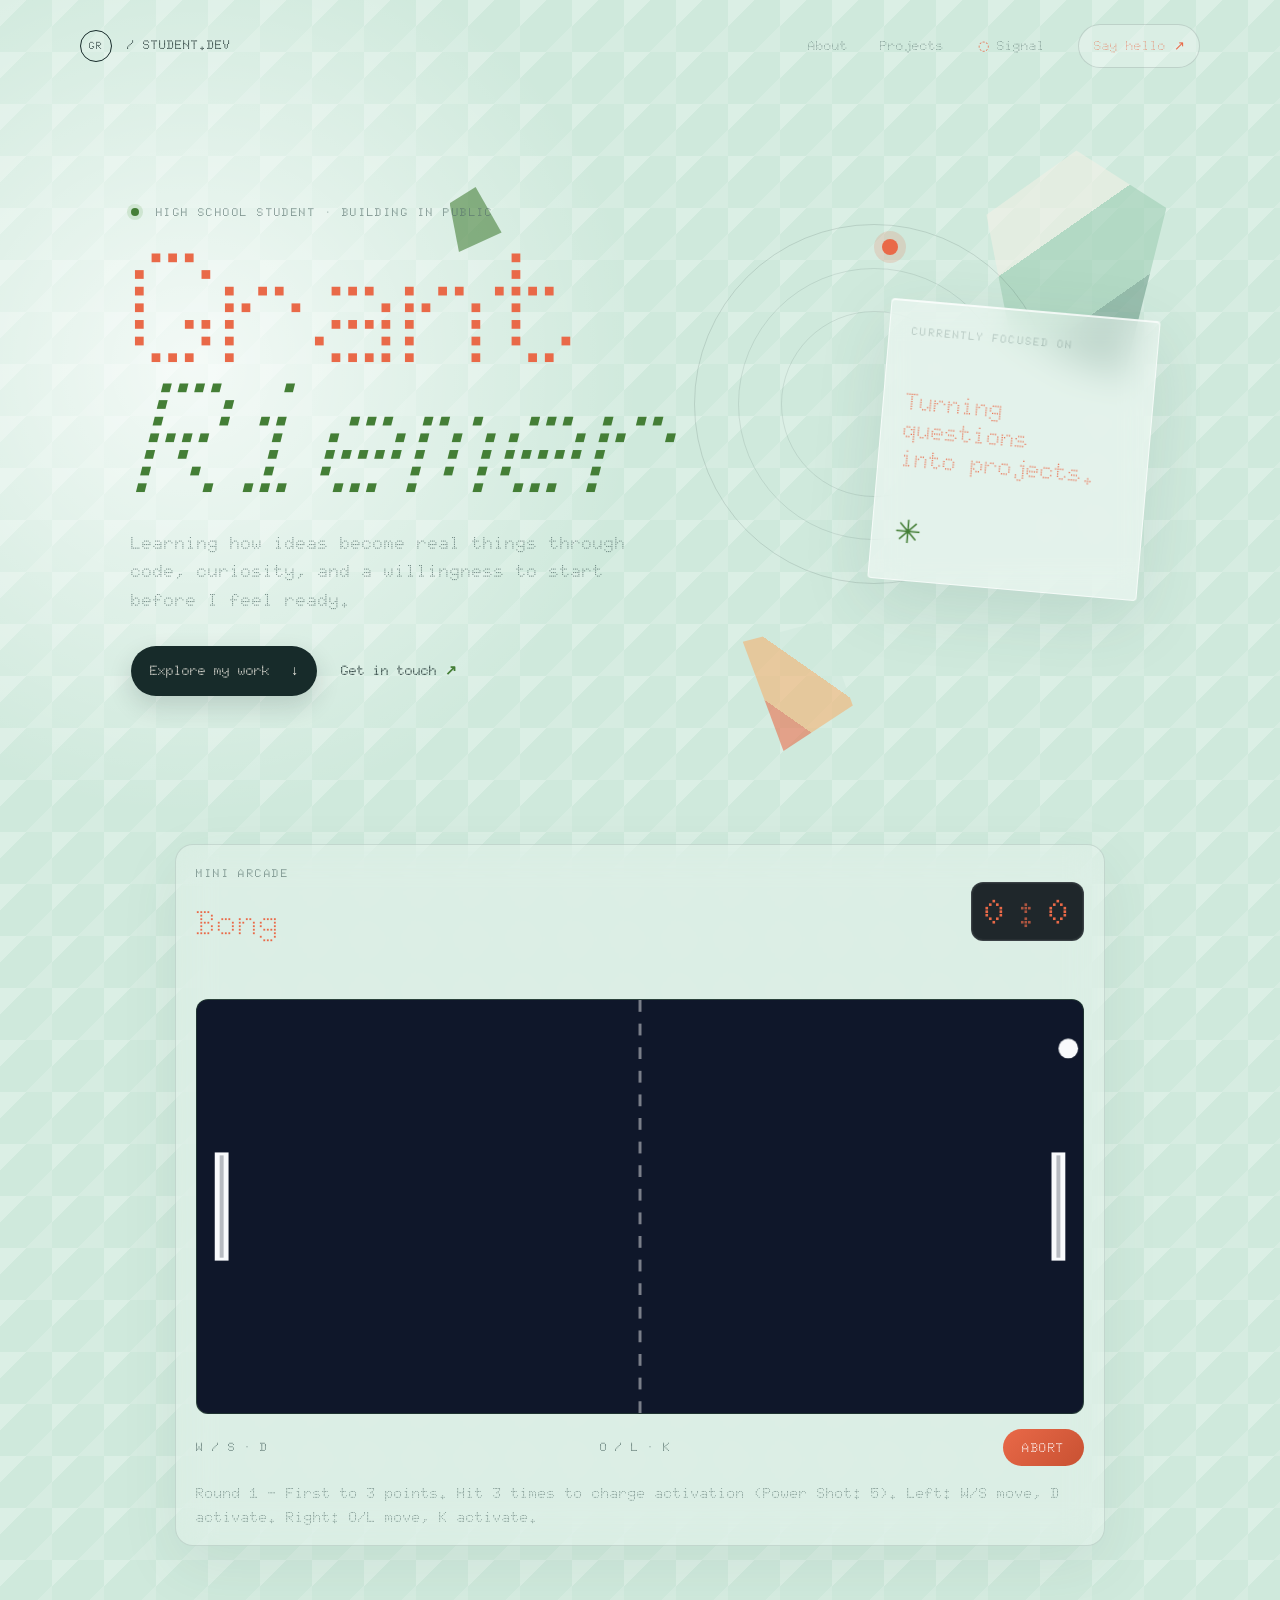
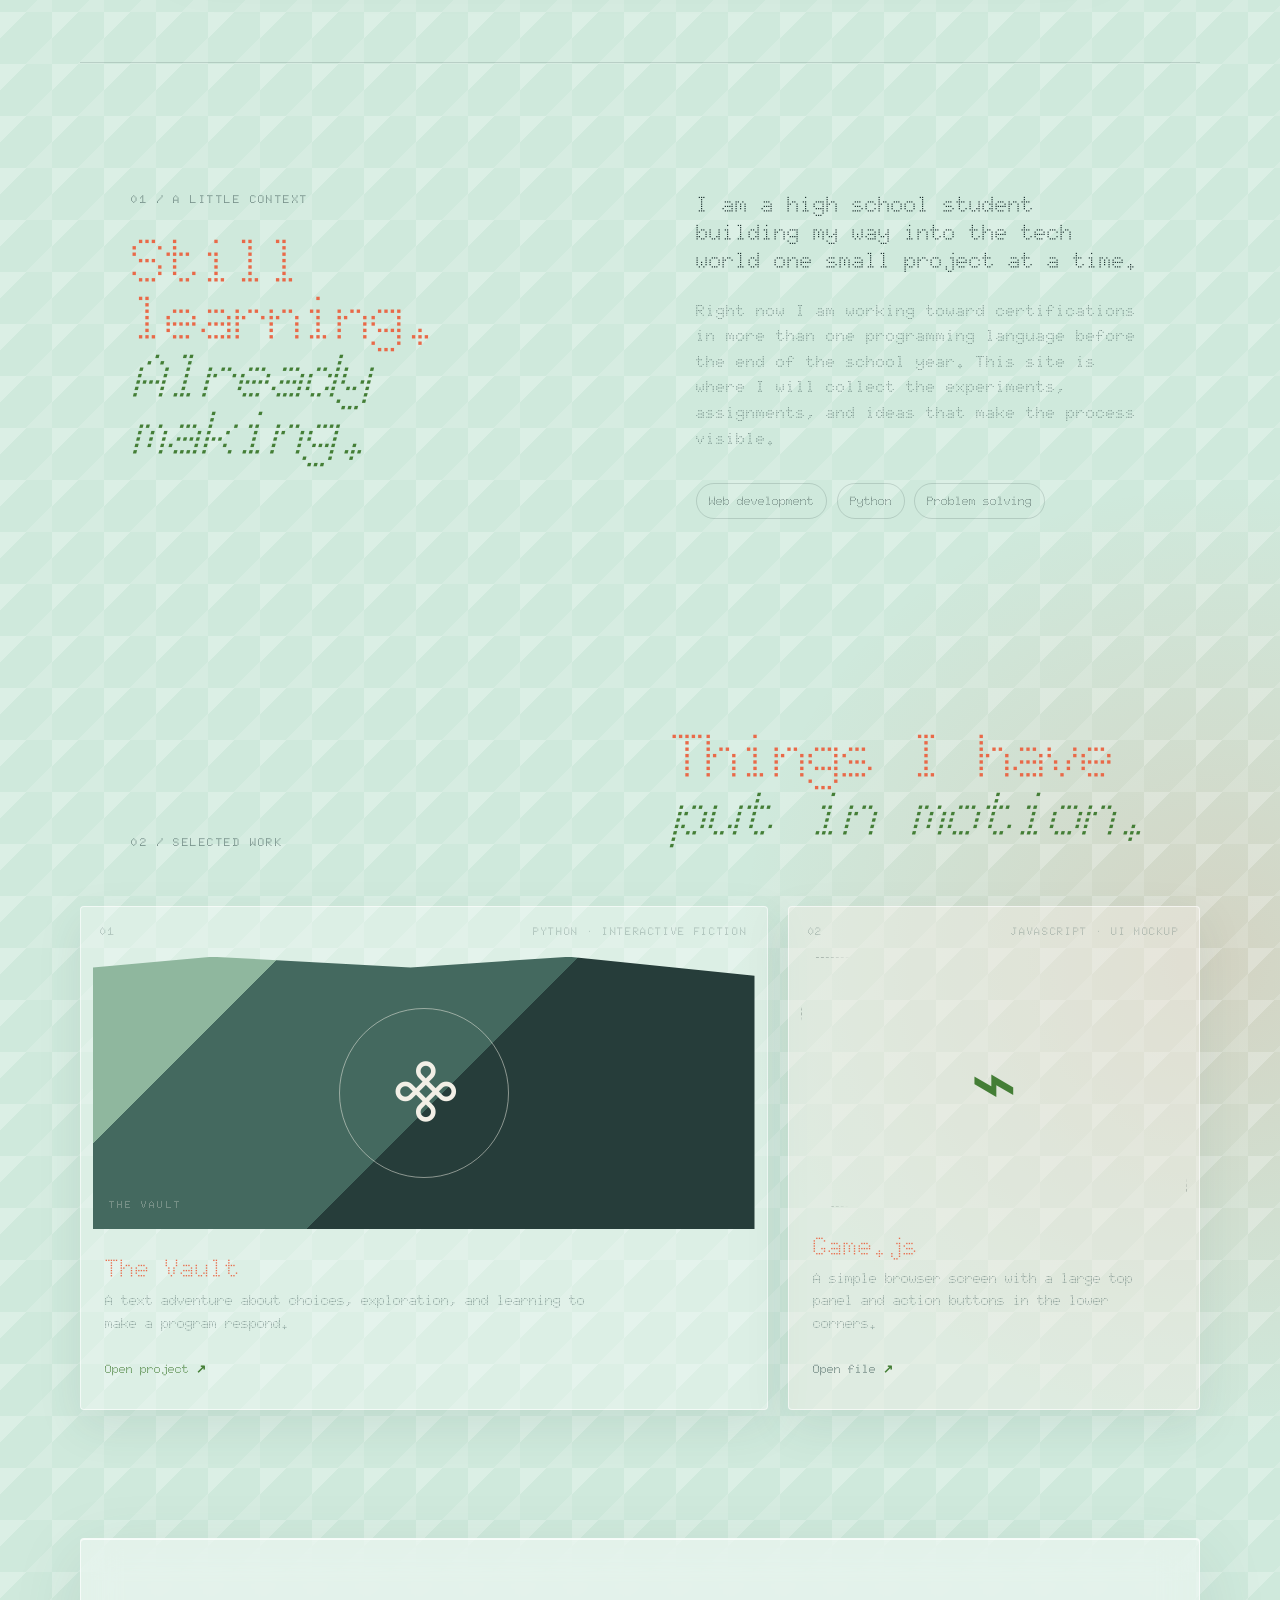
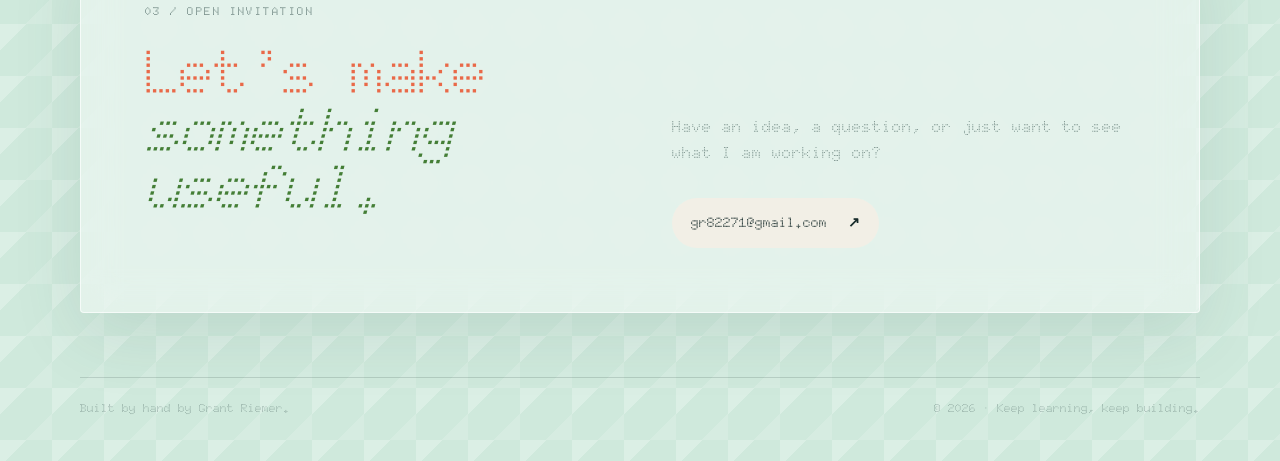
<file: index.html>
<!doctype html>
<html lang="en">

<head>
  <meta charset="utf-8">
  <meta name="viewport" content="width=device-width, initial-scale=1">

  <!-- CHANGE THIS. It is the name on the browser tab, and it is what Google shows. -->
  <title>Grant Riemer | Student Developer</title>

  <!-- CHANGE THIS TOO. One sentence. It is what shows under your link when someone shares it. -->
  <meta name="description"
    content="The student portfolio of Grant Riemer: projects, experiments, and things built while learning to code.">

  <link rel="preconnect" href="https://fonts.googleapis.com">
  <link rel="preconnect" href="https://fonts.gstatic.com" crossorigin>
  <link href="https://fonts.googleapis.com/css2?family=Doto:wght@100..900&display=swap" rel="stylesheet">
  <link rel="stylesheet" href="styles.css">
</head>

<body>

  <header class="site-header">
    <a class="logo" href="#top" aria-label="Grant Riemer home"><span>GR</span> / student.dev</a>
    <nav aria-label="Main navigation">
      <a href="#about">About</a>
      <a href="#projects">Projects</a>
      <button class="signal-toggle" type="button" aria-pressed="false" aria-label="Activate ambient signal">◌
        <span>Signal</span></button>
      <a class="nav-contact" href="mailto:gr82271@gmail.com">Say hello <span aria-hidden="true">↗</span></a>
    </nav>
  </header>

  <main id="top">
    <section class="hero" aria-labelledby="hero-title">
      <div class="hero-copy">
        <p class="eyebrow"><span class="status-dot"></span> High school student · building in public</p>
        <h1 id="hero-title">Grant<br><em>Riemer</em></h1>
        <p class="hero-intro">Learning how ideas become real things through code, curiosity, and a willingness to start
          before I feel ready.</p>
        <div class="hero-actions">
          <a class="button button-primary" href="#projects">Explore my work <span aria-hidden="true">↓</span></a>
          <a class="text-link" href="mailto:gr82271@gmail.com">Get in touch <span aria-hidden="true">↗</span></a>
        </div>
      </div>
      <div class="hero-note glass-panel" aria-label="Current focus">
        <span class="note-label">Currently focused on</span>
        <strong>Turning questions<br>into projects.</strong>
        <span class="note-mark" aria-hidden="true">✳</span>
      </div>
      <div class="hero-orbit" aria-hidden="true"><span></span></div>
      <div class="poly-shard poly-shard-one" aria-hidden="true"></div>
      <div class="poly-shard poly-shard-two" aria-hidden="true"></div>
      <div class="poly-shard poly-shard-three" aria-hidden="true"></div>
    </section>

    <section class="game-portal" aria-label="Playable Pong game">
      <div class="game-shell">
        <div class="pong-panel glass-panel">
          <div class="pong-header">
            <div>
              <p class="eyebrow">Mini arcade</p>
              <h3 id="game-title">Bong</h3>
            </div>
            <div class="scoreboard" aria-live="polite">
              <span id="score-left">0</span>
              <span class="score-divider">:</span>
              <span id="score-right">0</span>
            </div>
          </div>

          <div class="hack-bar-row" aria-label="Hack charge meters">
            <div class="hack-bar" aria-hidden="true">
              <div id="hack-bar-fill-left" class="hack-bar-fill"></div>
            </div>
            <div class="hack-bar" aria-hidden="true">
              <div id="hack-bar-fill-right" class="hack-bar-fill"></div>
            </div>
          </div>

          <div class="hack-bar-row" aria-label="Hack charge meters">
            <div class="hack-bar" aria-hidden="true">
              <div id="hack-bar-fill-left" class="hack-bar-fill"></div>
            </div>
            <div class="hack-bar" aria-hidden="true">
              <div id="hack-bar-fill-right" class="hack-bar-fill"></div>
            </div>
          </div>

          <canvas id="pong-canvas" width="900" height="420" aria-label="Pong game area"></canvas>

          <div id="powerup-marketplace" class="powerup-marketplace hidden" aria-live="polite">
            <div class="market-panel" role="dialog" aria-modal="true" aria-label="Choose a power-up">
              <h3 id="marketplace-title" class="market-title">Starter powerups</h3>
              <div class="market-side">
                <p class="market-label">Left side</p>
                <div class="powerup-list">
                  <details class="powerup-option" data-side="left" data-option="power-shot">
                    <summary>Power Shot</summary>
                    <div class="powerup-description">5-hit charge. Launches at 3x speed for a stronger strike.</div>
                  </details>
                  <details class="powerup-option" data-side="left" data-option="decoy">
                    <summary>Decoy</summary>
                    <div class="powerup-description">3-hit charge. Fires 1 red ball and 2 white decoys to confuse the
                      opponent.</div>
                  </details>
                  <details class="powerup-option" data-side="left" data-option="curve-shot">
                    <summary>Curve Shot</summary>
                    <div class="powerup-description">50% faster launch. Adds a random 30-degree reverse curve to the
                      ball.</div>
                  </details>
                </div>
              </div>
              <div class="market-divider" aria-hidden="true"></div>
              <div class="market-side right-side">
                <p class="market-label">Right side</p>
                <div class="powerup-list">
                  <details class="powerup-option" data-side="right" data-option="power-shot">
                    <summary>Power Shot</summary>
                    <div class="powerup-description">5-hit charge. Launches at 3x speed for a stronger strike.</div>
                  </details>
                  <details class="powerup-option" data-side="right" data-option="decoy">
                    <summary>Decoy</summary>
                    <div class="powerup-description">3-hit charge. Fires 1 red ball and 2 white decoys to confuse the
                      opponent.</div>
                  </details>
                  <details class="powerup-option" data-side="right" data-option="curve-shot">
                    <summary>Curve Shot</summary>
                    <div class="powerup-description">50% faster launch. Adds a random 30-degree reverse curve to the
                      ball.</div>
                  </details>
                </div>
              </div>
            </div>
          </div>

          <div class="pong-footer">
            <span>W / S · D</span>
            <span>O / L · K</span>
            <button id="abort-game" class="abort-button" type="button">Abort</button>
          </div>

          <p id="game-message" class="game-message">Hit the ball 3 times to charge activation (5 times for Power Shot).
            Left: W/S move, D activate. Right: O/L move, K activate. Moving paddles add reverse spin.</p>
        </div>
      </div>
    </section>

    <section class="about-section section-grid" id="about" aria-labelledby="about-title">
      <div class="section-heading">
        <p class="eyebrow">01 / A little context</p>
        <h2 id="about-title">Still learning.<br><em>Already making.</em></h2>
      </div>
      <div class="about-copy">
        <p class="lead">I am a high school student building my way into the tech world one small project at a time.</p>
        <p>Right now I am working toward certifications in more than one programming language before the end of the
          school year. This site is where I will collect the experiments, assignments, and ideas that make the process
          visible.</p>
        <div class="skill-list" aria-label="Current interests"><span>Web
            development</span><span>Python</span><span>Problem solving</span></div>
      </div>
    </section>

    <section class="projects-section" id="projects" aria-labelledby="projects-title">
      <div class="section-heading projects-heading">
        <p class="eyebrow">02 / Selected work</p>
        <h2 id="projects-title">Things I have<br><em>put in motion.</em></h2>
      </div>
      <div class="project-grid">
        <a class="project-card project-featured" href="game/README.md" aria-label="Open The Vault project">
          <div class="project-topline"><span>01</span><span>Python · interactive fiction</span></div>
          <div class="project-visual vault-visual"><span class="vault-symbol">⌘</span><span class="visual-caption">THE
              VAULT</span></div>
          <div class="project-info">
            <h3>The Vault</h3>
            <p>A text adventure about choices, exploration, and learning to make a program respond.</p><span
              class="card-link">Open project <span aria-hidden="true">↗</span></span>
          </div>
        </a>
        <a class="project-card project-coming-soon" href="Game.js" aria-label="Open the Game.js project">
          <div class="project-topline"><span>02</span><span>JavaScript · UI mockup</span></div>
          <div class="coming-art" aria-hidden="true"><span>⌁</span></div>
          <div class="project-info">
            <h3>Game.js</h3>
            <p>A simple browser screen with a large top panel and action buttons in the lower corners.</p><span
              class="card-link">Open file <span aria-hidden="true">↗</span></span>
          </div>
        </a>
      </div>
    </section>

    <section class="contact-section glass-panel" aria-labelledby="contact-title">
      <div>
        <p class="eyebrow">03 / Open invitation</p>
        <h2 id="contact-title">Let’s make<br><em>something useful.</em></h2>
      </div>
      <div class="contact-copy">
        <p>Have an idea, a question, or just want to see what I am working on?</p><a class="button button-light"
          href="mailto:gr82271@gmail.com">gr82271@gmail.com <span aria-hidden="true">↗</span></a>
      </div>
    </section>
  </main>

  <footer>
    <p>Built by hand by Grant Riemer.</p>
    <p>© 2026 · Keep learning, keep building.</p>
  </footer>

  <script>
    const signalToggle = document.querySelector('.signal-toggle');

    signalToggle.addEventListener('click', () => {
      const isActive = document.body.classList.toggle('signal-active');
      signalToggle.setAttribute('aria-pressed', String(isActive));
      signalToggle.setAttribute('aria-label', isActive ? 'Deactivate ambient signal' : 'Activate ambient signal');
      signalToggle.querySelector('span').textContent = isActive ? 'Live' : 'Signal';
    });
  </script>
  <script src="Game.js"></script>

</body>

</html>
</file>
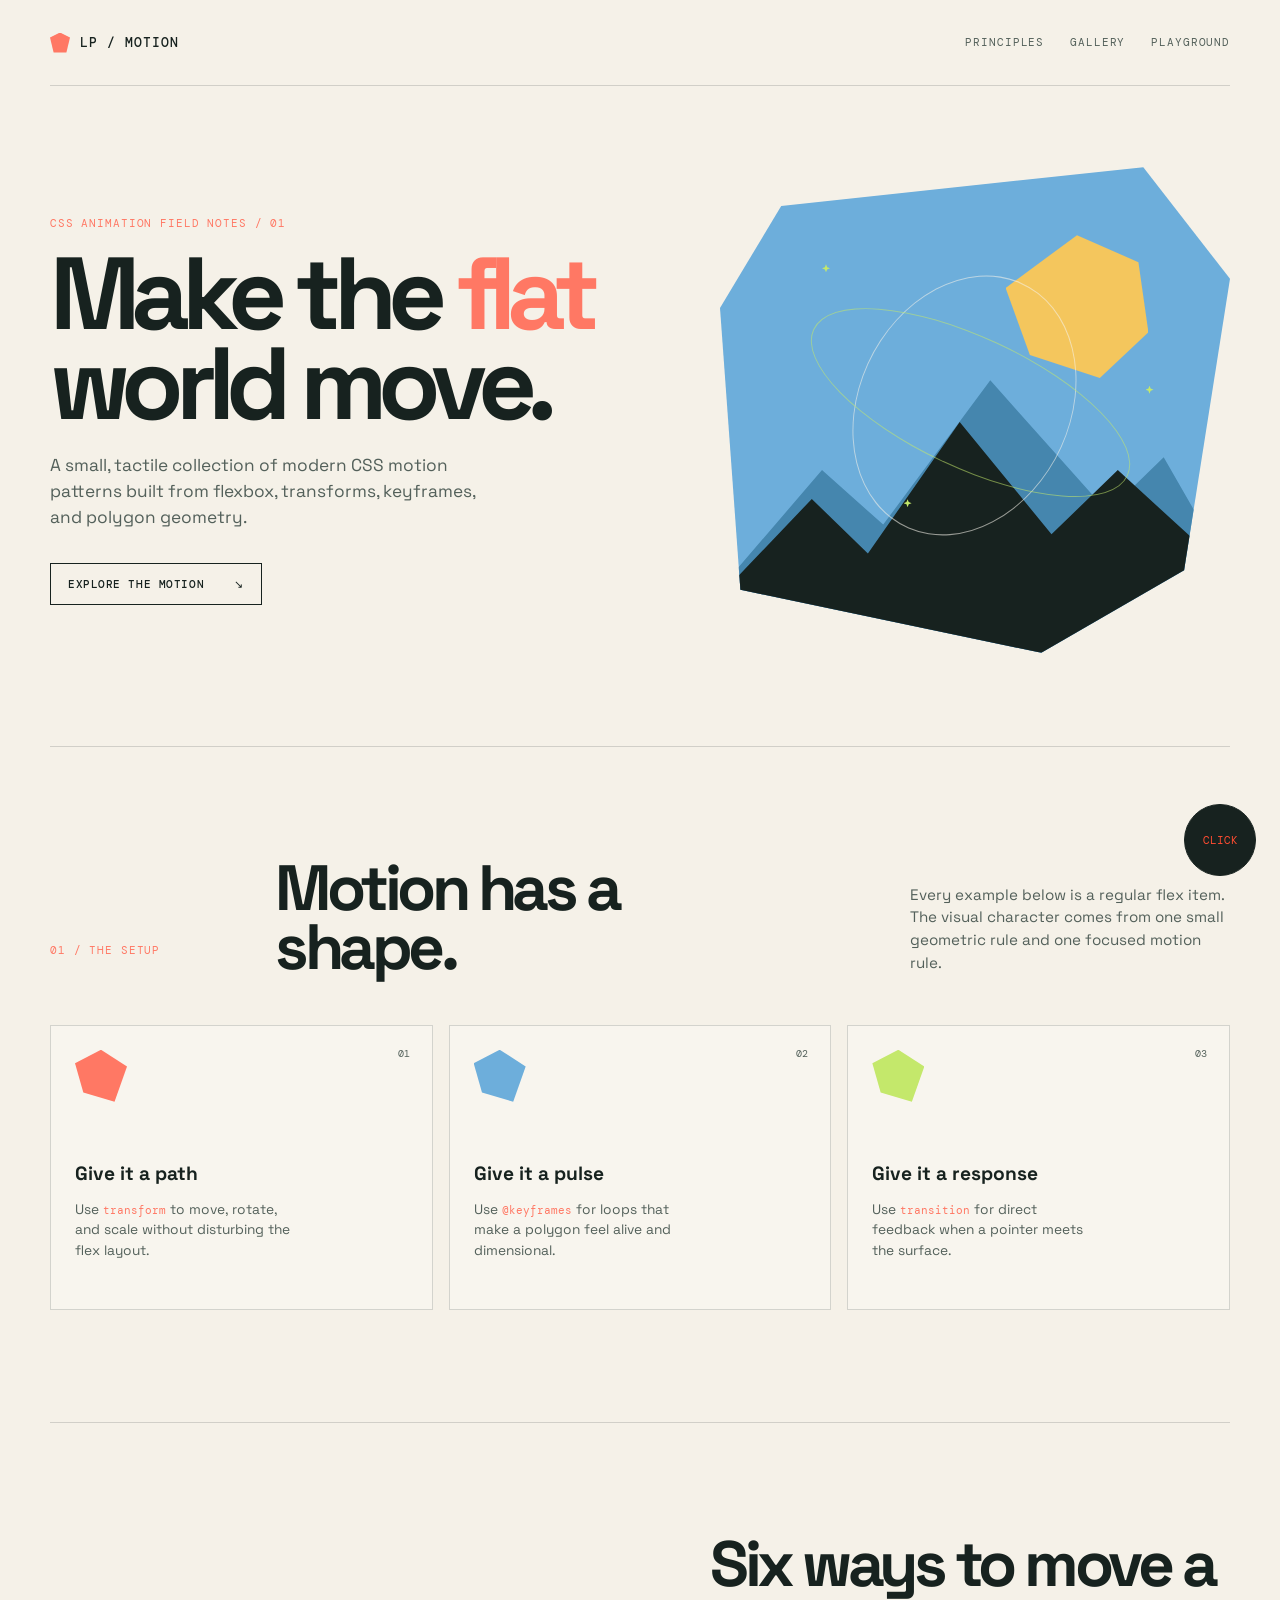
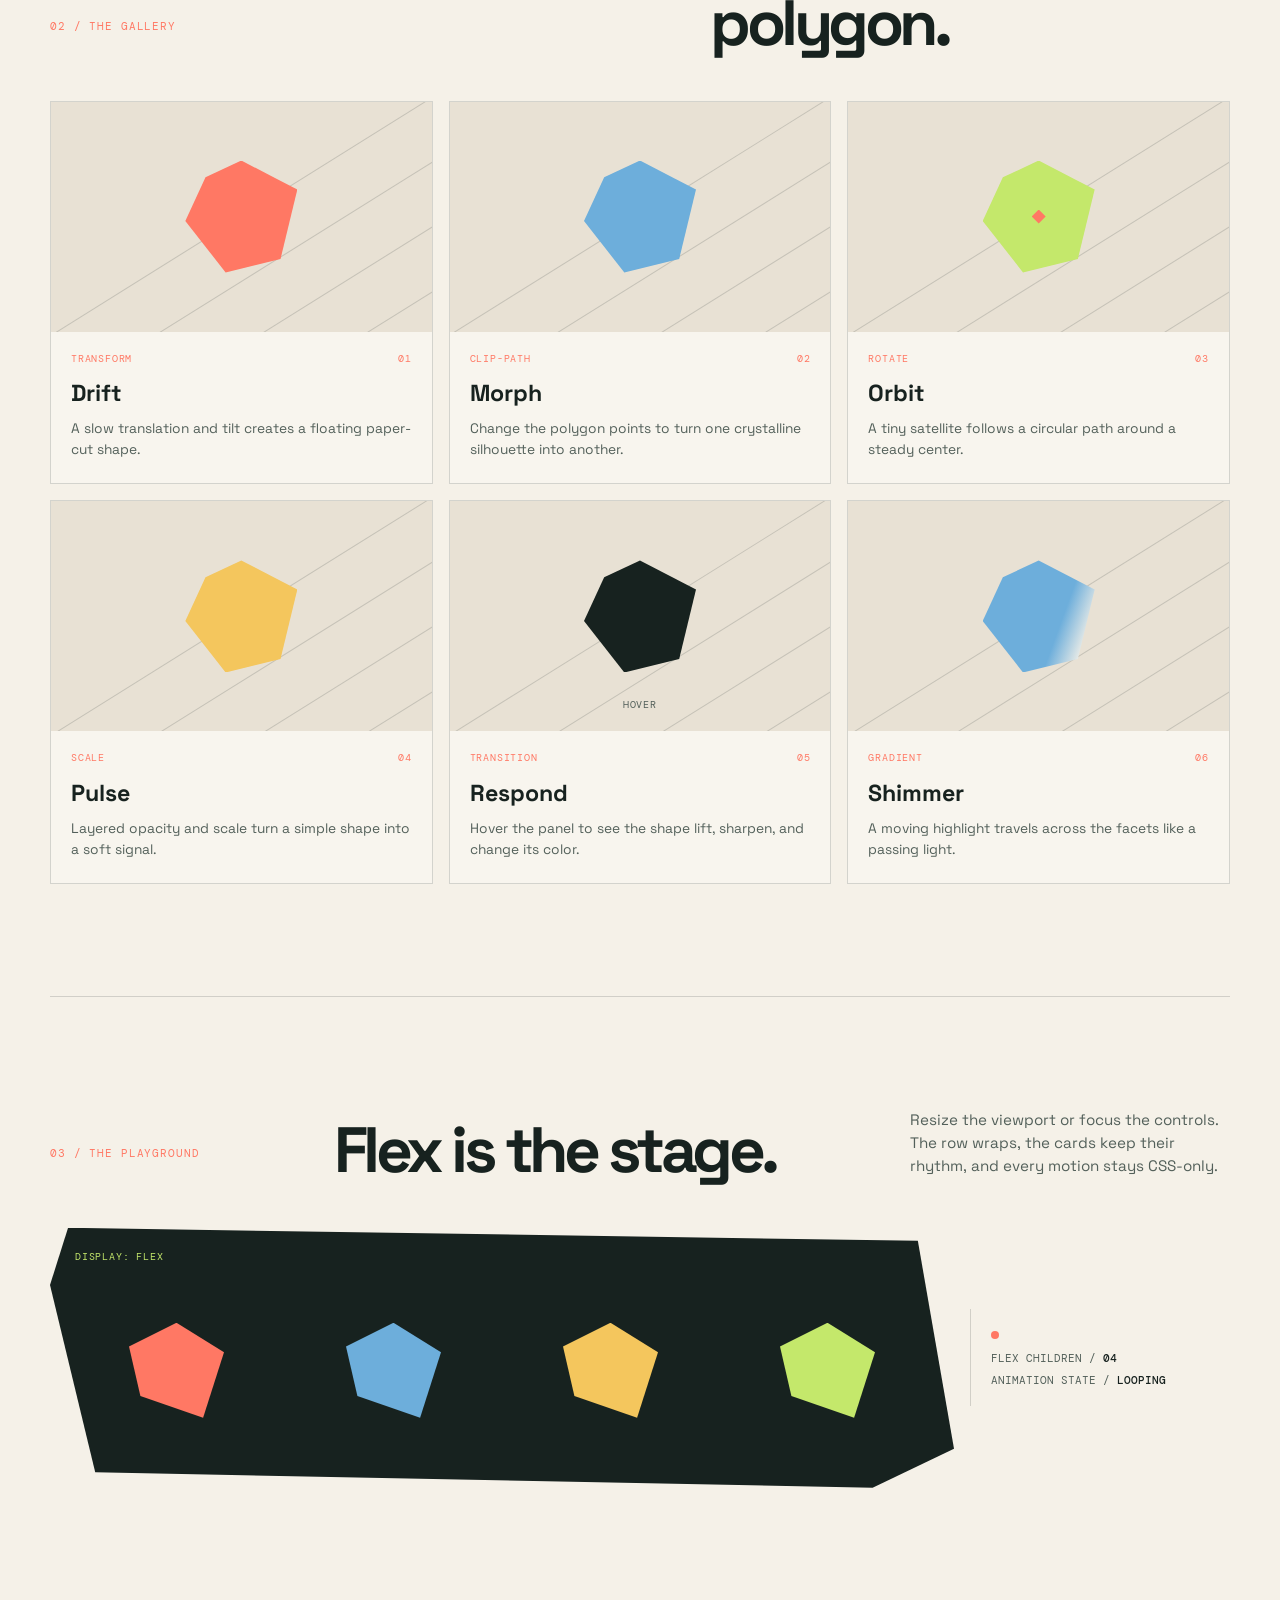
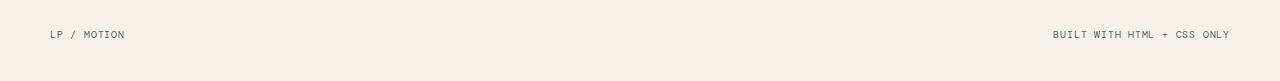
<file: example websites/index.html>
<!doctype html>
<html lang="en">

<head>
  <meta charset="utf-8">
  <meta name="viewport" content="width=device-width, initial-scale=1">
  <meta name="color-scheme" content="dark">
  <title>Low Poly Motion Lab</title>
  <link rel="stylesheet" href="styles.css">
</head>

<body>
  <main class="page-shell">
    <header class="site-header reveal">
      <a class="wordmark" href="#top" aria-label="Low Poly Motion Lab home">
        <span class="wordmark-mark" aria-hidden="true"></span>
        <span>LP / MOTION</span>
      </a>
      <nav class="site-nav" aria-label="Page sections">
        <a href="#principles">Principles</a>
        <a href="#gallery">Gallery</a>
        <a href="#playground">Playground</a>
      </nav>
    </header>

    <section class="hero" id="top">
      <div class="hero-copy reveal reveal-delay-1">
        <p class="eyebrow">CSS animation field notes / 01</p>
        <h1>Make the <span>flat</span> world move.</h1>
        <p class="hero-text">A small, tactile collection of modern CSS motion patterns built from flexbox, transforms,
          keyframes, and polygon geometry.</p>
        <a class="button" href="#gallery">Explore the motion <span aria-hidden="true">↘</span></a>
      </div>
      <div class="hero-scene reveal reveal-delay-2" aria-label="Animated low-poly scene" role="img">
        <div class="hero-sun"></div>
        <div class="hero-mountain hero-mountain-back"></div>
        <div class="hero-mountain hero-mountain-front"></div>
        <div class="hero-orbit hero-orbit-one"></div>
        <div class="hero-orbit hero-orbit-two"></div>
        <div class="hero-spark spark-one"></div>
        <div class="hero-spark spark-two"></div>
        <div class="hero-spark spark-three"></div>
      </div>
    </section>

    <section class="principles section-block" id="principles">
      <div class="section-heading reveal">
        <p class="eyebrow">01 / The setup</p>
        <h2>Motion has a shape.</h2>
        <p>Every example below is a regular flex item. The visual character comes from one small geometric rule and one
          focused motion rule.</p>
      </div>
      <div class="principle-row">
        <article class="principle-card reveal reveal-delay-1">
          <span class="card-number">01</span>
          <div class="mini-shape mini-shape-drift"></div>
          <h3>Give it a path</h3>
          <p>Use <code>transform</code> to move, rotate, and scale without disturbing the flex layout.</p>
        </article>
        <article class="principle-card reveal reveal-delay-2">
          <span class="card-number">02</span>
          <div class="mini-shape mini-shape-morph"></div>
          <h3>Give it a pulse</h3>
          <p>Use <code>@keyframes</code> for loops that make a polygon feel alive and dimensional.</p>
        </article>
        <article class="principle-card reveal reveal-delay-3">
          <span class="card-number">03</span>
          <div class="mini-shape mini-shape-hover"></div>
          <h3>Give it a response</h3>
          <p>Use <code>transition</code> for direct feedback when a pointer meets the surface.</p>
        </article>
      </div>
    </section>

    <section class="gallery section-block" id="gallery">
      <div class="section-heading reveal">
        <p class="eyebrow">02 / The gallery</p>
        <h2>Six ways to move a polygon.</h2>
      </div>
      <div class="motion-grid">
        <article class="motion-card card-drift reveal reveal-delay-1">
          <div class="motion-visual">
            <div class="poly poly-drift"></div>
          </div>
          <div class="motion-meta"><span>Transform</span><span>01</span></div>
          <h3>Drift</h3>
          <p>A slow translation and tilt creates a floating paper-cut shape.</p>
        </article>
        <article class="motion-card card-morph reveal reveal-delay-2">
          <div class="motion-visual">
            <div class="poly poly-morph"></div>
          </div>
          <div class="motion-meta"><span>Clip-path</span><span>02</span></div>
          <h3>Morph</h3>
          <p>Change the polygon points to turn one crystalline silhouette into another.</p>
        </article>
        <article class="motion-card card-orbit reveal reveal-delay-3">
          <div class="motion-visual">
            <div class="poly poly-orbit"></div><i class="orbit-dot"></i>
          </div>
          <div class="motion-meta"><span>Rotate</span><span>03</span></div>
          <h3>Orbit</h3>
          <p>A tiny satellite follows a circular path around a steady center.</p>
        </article>
        <article class="motion-card card-pulse reveal reveal-delay-1">
          <div class="motion-visual">
            <div class="poly poly-pulse"></div>
          </div>
          <div class="motion-meta"><span>Scale</span><span>04</span></div>
          <h3>Pulse</h3>
          <p>Layered opacity and scale turn a simple shape into a soft signal.</p>
        </article>
        <article class="motion-card card-hover reveal reveal-delay-2">
          <div class="motion-visual">
            <div class="poly poly-hover"></div><span class="hover-label">hover</span>
          </div>
          <div class="motion-meta"><span>Transition</span><span>05</span></div>
          <h3>Respond</h3>
          <p>Hover the panel to see the shape lift, sharpen, and change its color.</p>
        </article>
        <article class="motion-card card-shimmer reveal reveal-delay-3">
          <div class="motion-visual">
            <div class="poly poly-shimmer"></div>
          </div>
          <div class="motion-meta"><span>Gradient</span><span>06</span></div>
          <h3>Shimmer</h3>
          <p>A moving highlight travels across the facets like a passing light.</p>
        </article>
      </div>
    </section>

    <section class="playground section-block" id="playground">
      <div class="section-heading reveal">
        <p class="eyebrow">03 / The playground</p>
        <h2>Flex is the stage.</h2>
        <p>Resize the viewport or focus the controls. The row wraps, the cards keep their rhythm, and every motion stays
          CSS-only.</p>
      </div>
      <div class="playground-panel reveal reveal-delay-1">
        <div class="flex-stage">
          <div class="stage-label">display: flex</div>
          <div class="stage-shape stage-shape-one"></div>
          <div class="stage-shape stage-shape-two"></div>
          <div class="stage-shape stage-shape-three"></div>
          <div class="stage-shape stage-shape-four"></div>
        </div>
        <div class="playground-note">
          <span class="status-dot"></span>
          <p>Flex children / <strong>04</strong></p>
          <p>Animation state / <strong>looping</strong></p>
        </div>
      </div>
    </section>

    <footer class="site-footer">
      <span>LP / MOTION</span>
      <span>Built with HTML + CSS only</span>
    </footer>
  </main>
  <button class="circle-button" type="button">Click</button>
</body>

</html>
</file>
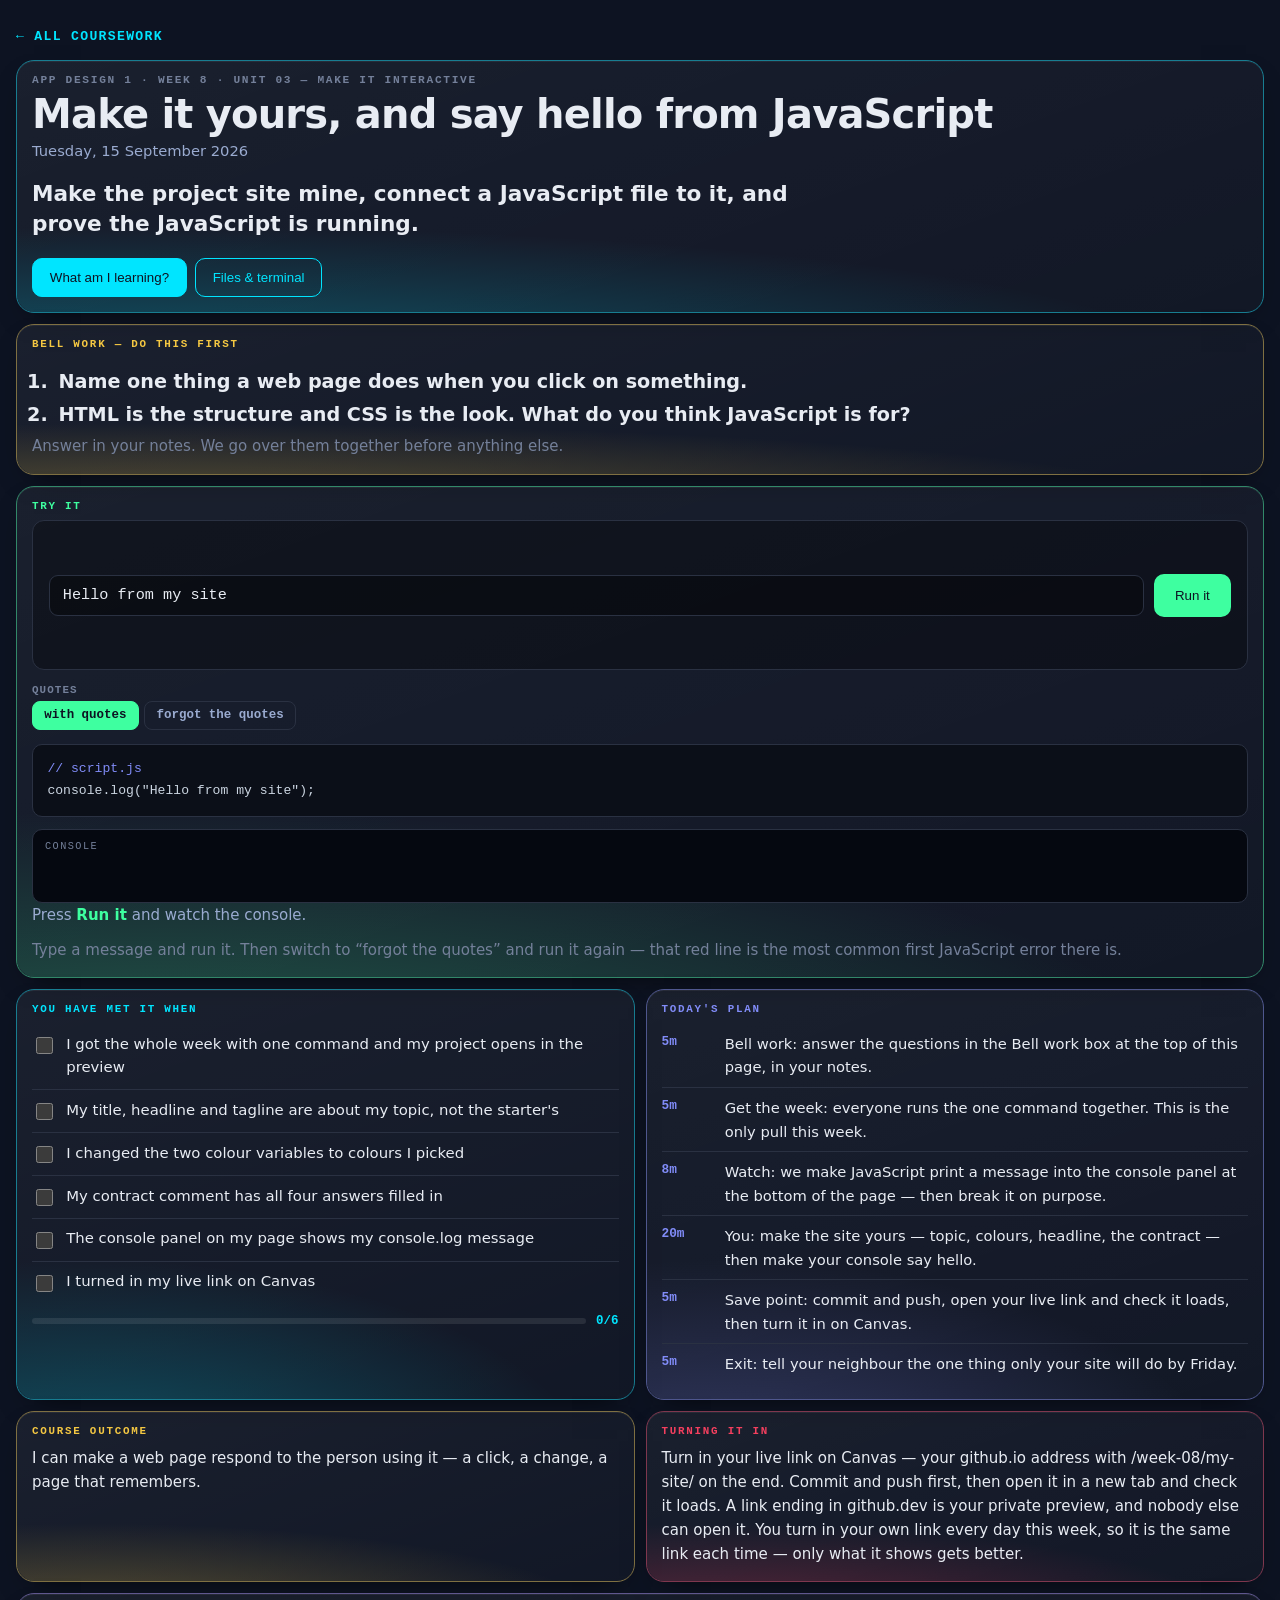
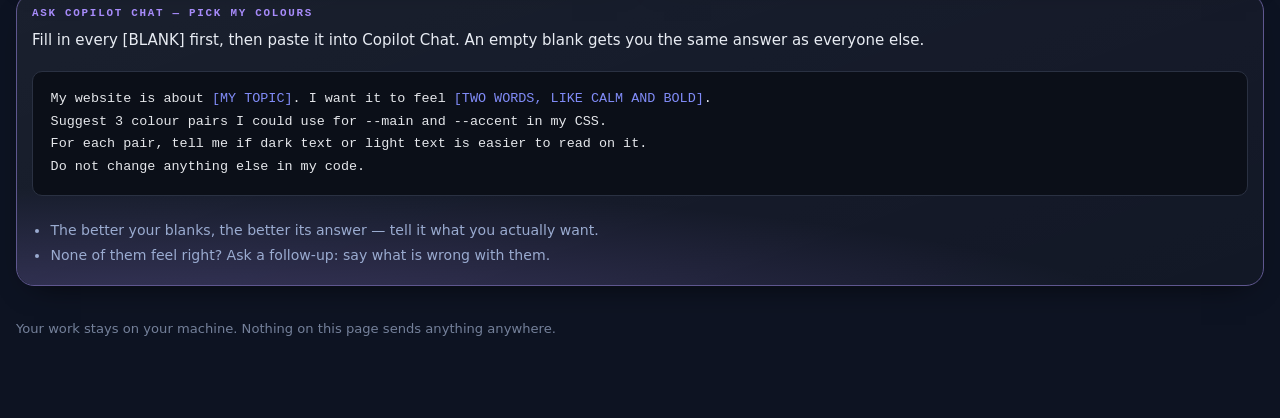
<file: week-08/day-1/index.html>
<!doctype html>
<html lang="en">
<head>
<meta charset="utf-8">
<meta name="viewport" content="width=device-width,initial-scale=1">
<title>Make it yours, and say hello from JavaScript — App Design 1</title>
<meta name="color-scheme" content="dark">
<style>
:root{--acc:var(--ss-cyan,#00e5ff)}
*{box-sizing:border-box}
body{margin:0;background:var(--ss-void,#0d1322);color:var(--ss-bone,#e8ecf3);
  font:16px/1.6 var(--ss-body,"Inter",system-ui,sans-serif);padding:1.4rem 1rem 5rem}
.wrap{max-width:96rem;margin:0 auto}
a.back{display:inline-block;color:var(--acc);text-decoration:none;font:600 .82rem/1 var(--ss-mono,ui-monospace,monospace);
  letter-spacing:.1em;text-transform:uppercase;margin:0 0 1rem}

/* ── the grid: the dashboard's, verbatim in behaviour ───────────────────── */
.bento{display:grid;gap:11px;grid-template-columns:repeat(4,minmax(0,1fr));align-items:stretch}
.bento > *{grid-column:span 2}
.bento > .w1{grid-column:span 1}
.bento > .w4{grid-column:span 4}
/* Height-matching only helps when the tiles in a row are already close. On a phone
   two tiles share a row and one of them is a five-item plan — stretched, its short
   neighbour grew 729px of empty gradient. Ragged is correct at this size. */
@media (max-width:760px){.bento{grid-template-columns:repeat(6,minmax(0,1fr));gap:7px;align-items:start}
  .bento > *{grid-column:span 3} .bento > .w1{grid-column:span 3} .bento > .w4{grid-column:span 6}}
@media (min-width:1500px){.bento{grid-template-columns:repeat(8,minmax(0,1fr))}
  .bento > *{grid-column:span 2} .bento > .w1{grid-column:span 2} .bento > .w4{grid-column:span 8}
  /* the lab keeps six columns and the criteria ride alongside it, so the widest
     screen gains density rather than gaining empty space */
  .bento > .lab{grid-column:span 6} .bento > .lab + *{grid-column:span 2}
  /* The plan is five rows of prose next to two tiles of three lines each. Stretched
     into one row the short pair inflate into dead space, which looks worse than the
     raggedness it was fixing. So the plan takes a narrow column two rows tall and the
     other two stack beside it — the row fills, nothing is padded out to match. */
  .bento > .t-plan{grid-column:span 3;grid-row:span 2}
  .bento > .t-clo, .bento > .t-turn{grid-column:span 5}}

/* ── the tile ───────────────────────────────────────────────────────────── */
.tl{position:relative;overflow:hidden;border-radius:18px;padding:14px 15px 15px;display:flex;flex-direction:column;
  background:linear-gradient(160deg,rgba(255,255,255,.055),rgba(255,255,255,.02));
  border:1px solid color-mix(in srgb, var(--acc) 42%, var(--ss-border,#2a3142));
  box-shadow:0 1px 0 rgba(255,255,255,.06) inset,0 12px 30px -18px rgba(0,0,0,.9);
  transition:transform .16s var(--ss-ease,cubic-bezier(.2,.7,.3,1)),border-color .16s}
.tl::after{content:"";position:absolute;inset:0;pointer-events:none;border-radius:inherit;
  background:radial-gradient(125% 85% at 12% 122%, var(--acc) 0%, transparent 66%);opacity:.30}
.tl > *{position:relative;z-index:1}
.k{display:block;font:600 .68rem/1 var(--ss-mono,ui-monospace,monospace);letter-spacing:.16em;
  text-transform:uppercase;color:var(--acc);margin:0 0 .55rem}

/* hero */
.hero{--acc:var(--ss-cyan,#00e5ff)}
.hero .eyebrow{font:600 .7rem/1 var(--ss-mono,ui-monospace,monospace);letter-spacing:.15em;
  text-transform:uppercase;color:var(--ss-faint,#74809a)}
.hero h1{font-family:var(--ss-display,"Syne",system-ui,sans-serif);font-size:clamp(1.5rem,3.4vw,2.5rem);
  line-height:1.08;letter-spacing:-.02em;margin:.45rem 0 .2rem}
.hero .when{color:var(--ss-mist,#9aabd0);font-size:.92rem;margin:0 0 1rem}
.hero .slo{font-size:clamp(1.05rem,1.7vw,1.35rem);font-weight:600;line-height:1.42;margin:0;max-width:52rem}
.hero .row{display:flex;flex-wrap:wrap;gap:.5rem;margin-top:1.1rem}

button.b{cursor:pointer;font:600 .84rem/1 inherit;padding:.7rem 1.05rem;border-radius:10px;
  border:1px solid var(--acc);background:transparent;color:var(--acc);transition:background .15s,color .15s}
button.b:hover{background:var(--acc);color:var(--ss-void,#0d1322)}
button.b.solid{background:var(--acc);color:var(--ss-void,#0d1322)}
button.b.solid:hover{filter:brightness(1.12)}
a.b{display:inline-block;text-decoration:none}

/* success criteria */
.sc{list-style:none;margin:0;padding:0}
.sc li{border-bottom:1px solid var(--ss-border,#2a3142)}
.sc li:last-child{border-bottom:0}
.sc label{display:flex;gap:.65rem;align-items:flex-start;padding:.55rem 0;cursor:pointer;font-size:.93rem}
.sc input{margin-top:.28rem;width:1.05rem;height:1.05rem;accent-color:var(--acc);flex:none}
.sc input:checked + span{color:var(--ss-faint,#74809a);text-decoration:line-through}
.prog{display:flex;align-items:center;gap:.6rem;margin-top:.7rem}
.prog .bar{flex:1;height:6px;border-radius:99px;background:rgba(255,255,255,.09);overflow:hidden}
.prog .bar i{display:block;height:100%;width:0;background:var(--acc);transition:width .25s}
.prog b{font:700 .78rem/1 var(--ss-mono,ui-monospace,monospace);color:var(--acc)}

/* plan */
.plan{list-style:none;margin:0;padding:0}
.plan li{display:flex;gap:.75rem;padding:.5rem 0;border-bottom:1px solid var(--ss-border,#2a3142);font-size:.92rem}
.plan li:last-child{border-bottom:0}
.plan .m{flex:none;width:3.2rem;font:700 .8rem/1.55 var(--ss-mono,ui-monospace,monospace);color:var(--acc)}

/* generic tile text */
.tl p{margin:0 0 .7rem;font-size:.94rem}.tl p:last-child{margin:0}
.tl .big{font-size:1.02rem;line-height:1.5}

/* ── the lab ────────────────────────────────────────────────────────────── */
.lab{--acc:var(--ss-green,#3effa0)}
.lab .stage{background:rgba(0,0,0,.32);border:1px solid var(--ss-border,#2a3142);border-radius:12px;
  padding:16px;min-height:0;height:clamp(150px,20vh,190px);display:flex}
.lab .stage .fx{flex:1;display:flex;gap:10px;transition:all .28s var(--ss-ease,cubic-bezier(.2,.7,.3,1))}
.lab .box{background:color-mix(in srgb,var(--acc) 30%,transparent);border:1px solid var(--acc);
  border-radius:9px;padding:.7rem .9rem;font:700 .82rem/1.3 var(--ss-mono,ui-monospace,monospace);
  color:var(--ss-bone,#e8ecf3);display:grid;place-items:center;transition:all .28s}
.lab .box.b2{min-height:64px}.lab .box.b3{min-height:88px}
.ctrls{margin-top:.9rem;display:grid;gap:.7rem}
.ctrl .cn{font:600 .68rem/1 var(--ss-mono,ui-monospace,monospace);letter-spacing:.1em;text-transform:uppercase;
  color:var(--ss-faint,#74809a);margin-bottom:.35rem}
.seg{display:flex;flex-wrap:wrap;gap:.35rem}
.seg button{cursor:pointer;font:600 .78rem/1 var(--ss-mono,ui-monospace,monospace);padding:.45rem .7rem;
  border-radius:8px;border:1px solid var(--ss-border,#2a3142);background:transparent;color:var(--ss-mist,#9aabd0)}
.seg button[aria-pressed=true]{background:var(--acc);border-color:var(--acc);color:var(--ss-void,#0d1322)}
.readout{margin-top:.9rem;background:#0b0f18;border:1px solid var(--ss-border,#2a3142);border-radius:10px;
  padding:.8rem .9rem;font:.82rem/1.7 var(--ss-mono,ui-monospace,monospace);color:#cbd5e1;overflow-x:auto}
.readout .p{color:var(--ss-peri,#818cf8)}.readout .v{color:var(--ss-green,#3effa0)}
.axis{margin-top:.75rem;font-size:.87rem;color:var(--ss-mist,#9aabd0)}
.axis b{color:var(--acc)}
.slid{width:100%;accent-color:var(--acc)}

/* ── modal ──────────────────────────────────────────────────────────────── */
dialog{border:none;padding:0;background:transparent;max-width:min(46rem,94vw);width:100%}
dialog::backdrop{background:rgba(6,9,16,.74)}
.sheet{background:var(--ss-ink,#161d31);border:1px solid var(--ss-border,#2a3142);border-radius:18px;
  padding:1.4rem 1.5rem;color:var(--ss-bone,#e8ecf3);max-height:84vh;overflow:auto}
.sheet h3{font-family:var(--ss-display,"Syne",system-ui,sans-serif);font-size:1.25rem;margin:0 0 .8rem}
.sheet p{font-size:.98rem;margin:0 0 .9rem}
.sheet .x{position:sticky;top:0;float:right;cursor:pointer;background:transparent;border:1px solid var(--ss-border,#2a3142);
  color:var(--ss-mist,#9aabd0);border-radius:8px;font:600 .75rem/1 var(--ss-mono,ui-monospace,monospace);padding:.45rem .6rem}
.sheet img{width:100%;height:auto;border-radius:10px;border:1px solid var(--ss-border,#2a3142)}
pre.code{background:#0b0f18;border:1px solid var(--ss-border,#2a3142);border-radius:10px;padding:1rem 1.1rem;
  overflow-x:auto;font:.84rem/1.7 var(--ss-mono,ui-monospace,monospace);color:#e5e7eb;margin:.5rem 0;position:relative}
pre.code b{color:var(--ss-peri,#818cf8);font-weight:400}
.codewrap{position:relative}
.codewrap .cp{position:absolute;top:.55rem;right:.55rem;cursor:pointer;border:1px solid #3b4252;background:#1c2230;
  color:var(--ss-peri,#818cf8);font:600 .72rem/1 var(--ss-mono,ui-monospace,monospace);letter-spacing:.06em;
  text-transform:uppercase;padding:.42rem .65rem;border-radius:6px}
.codewrap .cp.ok{background:#064e3b;border-color:#10b981;color:#6ee7b7}
.files{list-style:none;margin:.5rem 0 0;padding:0}
.files li{padding:.5rem 0;border-top:1px solid var(--ss-border,#2a3142)}
.files a{color:var(--acc);font:600 .9rem/1.5 var(--ss-mono,ui-monospace,monospace);text-decoration:none}
.files span{display:block;color:var(--ss-faint,#74809a);font-size:.85rem;margin-top:.1rem}
.who{display:flex;gap:.7rem;flex-wrap:wrap;margin:0 0 .8rem}
.who label{flex:1 1 9rem;font:600 .7rem/1 var(--ss-mono,ui-monospace,monospace);letter-spacing:.08em;
  text-transform:uppercase;color:var(--ss-faint,#74809a)}
.who input{display:block;width:100%;margin-top:.35rem;padding:.55rem .65rem;font:inherit;color:var(--ss-bone,#e8ecf3);
  background:rgba(0,0,0,.3);border:1px solid var(--ss-border,#2a3142);border-radius:8px}
.who input:focus{outline:none;border-color:var(--acc)}
.hint{color:var(--ss-faint,#74809a);font-size:.85rem;margin:.6rem 0 0}
footer{max-width:96rem;margin:2rem auto 0;color:var(--ss-faint,#74809a);font-size:.82rem}

/* ── JavaScript labs ────────────────────────────────────────────────────────
   A JavaScript day has no box to push around; what it has is a console that talks back.
   So these labs carry a small console, styled like the real one, and every lab's readout
   is the exact code the student would type into script.js. */
.lab .jsrow{display:flex;flex-wrap:wrap;gap:.6rem;align-items:center;width:100%}
.lab .jsin{flex:1;min-width:10rem;padding:.65rem .8rem;border-radius:9px;border:1px solid var(--ss-border,#2a3142);
  background:rgba(0,0,0,.35);color:var(--ss-bone,#e8ecf3);font:.95rem var(--ss-mono,ui-monospace,monospace)}
.lab .jsin:focus{outline:none;border-color:var(--acc)}
.lab .demo{font:700 .95rem/1 inherit;background:var(--acc);color:#0d1322;border:2px solid var(--acc);
  border-radius:10px;padding:.75rem 1.2rem;cursor:pointer;transition:filter .15s,transform .1s}
.lab .demo:hover{filter:brightness(1.12)}.lab .demo:active{transform:translateY(2px)}
.lab .demo:focus-visible{outline:none;box-shadow:0 0 0 4px rgba(255,255,255,.35)}
.lab .val{font:700 clamp(1.3rem,3vw,2.1rem)/1.15 var(--ss-display,system-ui,sans-serif);color:var(--ss-bone,#e8ecf3)}
.lab .stage.col{flex-direction:column;align-items:flex-start;justify-content:center;gap:.8rem;height:auto;min-height:150px}
.devcon{margin-top:.8rem;background:#050810;border:1px solid var(--ss-border,#2a3142);border-radius:10px;
  min-height:4.6rem;max-height:9rem;overflow:auto;padding:.5rem .75rem;font:.8rem/1.6 var(--ss-mono,ui-monospace,monospace)}
.devcon .hd{color:var(--ss-faint,#74809a);font-size:.64rem;letter-spacing:.14em;text-transform:uppercase;margin-bottom:.25rem}
.devcon .ok{color:#e5e7eb}.devcon .ok::before{content:"› ";color:var(--ss-faint,#74809a)}
.devcon .err{color:#fca5a5;background:rgba(244,63,94,.12);border-radius:5px;padding:0 .35rem}

/* ── Bell work ──────────────────────────────────────────────────────────── */
.bellq{margin:.2rem 0 0;padding-left:1.4rem;font-size:clamp(1rem,1.5vw,1.2rem);font-weight:600;line-height:1.45}
.bellq li{margin:.35rem 0;padding-left:.25rem}

/* ── Ask Copilot Chat ───────────────────────────────────────────────────── */
.t-prompt pre.code{white-space:pre-wrap}
.t-prompt .rules{margin:.7rem 0 0;padding-left:1.15rem;font-size:.88rem;color:var(--ss-mist,#9aabd0)}
.t-prompt .rules li{margin:.2rem 0}
</style>
</head>
<body>
<div class="wrap">
  <a class="back" href="../../">&larr; All coursework</a>
  <div class="bento">
    <section class="tl hero w4">
      <div class="eyebrow">App Design 1 &middot; Week 8 &middot; Unit 03 — Make it interactive</div>
      <h1>Make it yours, and say hello from JavaScript</h1>
      <p class="when">Tuesday, 15 September 2026</p>
      <p class="slo">Make the project site mine, connect a JavaScript file to it, and prove the JavaScript is running.</p>
      <div class="row">
        <button class="b solid" data-open="m-read" type="button">What am I learning?</button>

        <button class="b" data-open="m-files" type="button">Files &amp; terminal</button>
      </div>
    </section>
    <section class="tl w4 t-bell" style="--acc:var(--ss-gold,#f5c842)">
      <span class="k">Bell work — do this first</span>
      <ol class="bellq"><li>Name one thing a web page does when you click on something.</li><li>HTML is the structure and CSS is the look. What do you think JavaScript is for?</li></ol>
      <p class="hint">Answer in your notes. We go over them together before anything else.</p>
    </section>
    <section class="tl lab w4" id="lab" data-lab="console">
      <span class="k">Try it</span>
      <div class="stage col"><div class="jsrow">
        <input class="jsin" id="cin" type="text" value="Hello from my site" aria-label="Your message">
        <button class="demo" id="crun" type="button">Run it</button>
      </div></div>
      <div class="ctrls"><div class="ctrl"><div class="cn">quotes</div><div class="seg" data-prop="quotes">
      <button type="button" data-v="with" aria-pressed="true">with quotes</button><button type="button" data-v="forgot" aria-pressed="false">forgot the quotes</button>
    </div></div></div>
      <div class="readout" id="ro"></div>
      <div class="devcon" id="cout"><div class="hd">Console</div></div>
      <p class="axis" id="axis">Press <b>Run it</b> and watch the console.</p>
      <p class="hint">Type a message and run it. Then switch to “forgot the quotes” and run it again — that red line is the most common first JavaScript error there is.</p>
    </section>
    <section class="tl">
      <span class="k">You have met it when</span>
      <ul class="sc"><li><label><input type="checkbox" data-sc="0"><span>I got the whole week with one command and my project opens in the preview</span></label></li><li><label><input type="checkbox" data-sc="1"><span>My title, headline and tagline are about my topic, not the starter's</span></label></li><li><label><input type="checkbox" data-sc="2"><span>I changed the two colour variables to colours I picked</span></label></li><li><label><input type="checkbox" data-sc="3"><span>My contract comment has all four answers filled in</span></label></li><li><label><input type="checkbox" data-sc="4"><span>The console panel on my page shows my console.log message</span></label></li><li><label><input type="checkbox" data-sc="5"><span>I turned in my live link on Canvas</span></label></li></ul>
      <div class="prog"><div class="bar"><i id="scbar"></i></div><b id="scnum">0/6</b></div>
    </section>
    <section class="tl t-plan" style="--acc:var(--ss-peri,#818cf8)">
      <span class="k">Today's plan</span>
      <ul class="plan"><li><span class="m">5m</span><span>Bell work: answer the questions in the Bell work box at the top of this page, in your notes.</span></li><li><span class="m">5m</span><span>Get the week: everyone runs the one command together. This is the only pull this week.</span></li><li><span class="m">8m</span><span>Watch: we make JavaScript print a message into the console panel at the bottom of the page — then break it on purpose.</span></li><li><span class="m">20m</span><span>You: make the site yours — topic, colours, headline, the contract — then make your console say hello.</span></li><li><span class="m">5m</span><span>Save point: commit and push, open your live link and check it loads, then turn it in on Canvas.</span></li><li><span class="m">5m</span><span>Exit: tell your neighbour the one thing only your site will do by Friday.</span></li></ul>
    </section>
    <section class="tl t-clo" style="--acc:var(--ss-gold,#f5c842)">
      <span class="k">Course outcome</span><p>I can make a web page respond to the person using it — a click, a change, a page that remembers.</p>
    </section>
    <section class="tl t-turn" style="--acc:var(--ss-rose,#f43f5e)">
      <span class="k">Turning it in</span><p>Turn in your live link on Canvas — your github.io address with /week-08/my-site/ on the end. Commit and push first, then open it in a new tab and check it loads. A link ending in github.dev is your private preview, and nobody else can open it. You turn in your own link every day this week, so it is the same link each time — only what it shows gets better.</p>
    </section>
    <section class="tl w4 t-prompt" style="--acc:var(--ss-violet,#a78bfa)">
      <span class="k">Ask Copilot Chat — pick my colours</span>
      <p>Fill in every [BLANK] first, then paste it into Copilot Chat. An empty blank gets you the same answer as everyone else.</p>
      <div class="codewrap"><button class="cp" type="button">Copy</button><pre class="code">My website is about <b>[MY TOPIC]</b>. I want it to feel <b>[TWO WORDS, LIKE CALM AND BOLD]</b>.
Suggest 3 colour pairs I could use for --main and --accent in my CSS.
For each pair, tell me if dark text or light text is easier to read on it.
Do not change anything else in my code.</pre></div>
      <ul class="rules"><li>The better your blanks, the better its answer — tell it what you actually want.</li><li>None of them feel right? Ask a follow-up: say what is wrong with them.</li></ul>
    </section>
  </div>
  <footer>Your work stays on your machine. Nothing on this page sends anything anywhere.</footer>
</div>

  <dialog id="m-read"><div class="sheet"><button class="x" data-close type="button">Close</button>
    <h3>What am I learning?</h3><p>This week your site stops just sitting there. By Friday, clicking something on it will do a thing only your site does — and you will have built it yourself, in JavaScript.</p><p>Today is the setup, and it matters more than it sounds. First you get the whole week in one go, so there is nothing to pull again until next week. Then you make the project yours — your topic, your colours, your words — because a feature on somebody else's page is not your feature.</p><p>Last, you prove your JavaScript is running with one line: console.log. The console is where JavaScript talks back to you. School Chromebooks block the browser's own console, so your project has one built in — a panel along the bottom of your page. console.log prints there, and so does every error. When something goes wrong this week, that panel is where it tells you what, so you learn to read it on day one.</p></div></dialog>



  <dialog id="m-files"><div class="sheet"><button class="x" data-close type="button">Close</button>
    <h3>Files &amp; terminal</h3>
    <p>Everything for this week is already in your week folder.</p>

    <h3 style="margin-top:1.3rem">Get the whole week — once</h3>
    <p>The whole week comes down in one go — all four days and the project you build in. Run this once, on Tuesday, in the terminal at the bottom of your Codespace.</p>
    <div class="codewrap"><button class="cp" type="button">Copy</button><pre class="code"><b># the whole week in one go — do this once</b>
npx degit coltonsharp-dev/ALA2627-ASD-Coursework/week-08 week-08
cd week-08/my-site
python -m http.server 8000</pre></div>
    <p>Wednesday to Friday there is nothing to pull. Your project is already in week-08/my-site — open it, start the preview with the last line, and keep going.</p>
    <p class="hint">Terminal not co-operating? The Week 8 page has a Download button for the same project. Use it and keep going — do not lose a period to a command.</p>
  </div></dialog>
<script>
var NL = String.fromCharCode(10);
var RC = null;

/* modals */
document.querySelectorAll("[data-open]").forEach(function(b){
  b.addEventListener("click", function(){
    var d = document.getElementById(b.getAttribute("data-open"));
    if (d && d.showModal) d.showModal();
  });
});
document.querySelectorAll("[data-close]").forEach(function(b){
  b.addEventListener("click", function(){ b.closest("dialog").close(); });
});
document.querySelectorAll("dialog").forEach(function(d){
  d.addEventListener("click", function(e){ if (e.target === d) d.close(); });
});

/* success criteria progress */
var scBoxes = [].slice.call(document.querySelectorAll("input[data-sc]"));
var scBar = document.getElementById("scbar"), scNum = document.getElementById("scnum");
function scSync(){
  var n = scBoxes.filter(function(b){ return b.checked; }).length;
  if (scBar) scBar.style.width = (scBoxes.length ? (n / scBoxes.length) * 100 : 0) + "%";
  if (scNum) scNum.textContent = n + "/" + scBoxes.length;
}
scBoxes.forEach(function(b){ b.addEventListener("change", scSync); });
scSync();

/* copy buttons */
document.querySelectorAll(".codewrap .cp").forEach(function(b){
  b.addEventListener("click", function(){
    var t = b.parentElement.querySelector("pre").innerText;
    function done(){ b.textContent = "Copied"; b.classList.add("ok");
      setTimeout(function(){ b.textContent = "Copy"; b.classList.remove("ok"); }, 1600); }
    function fb(){ var r = document.createRange(); r.selectNodeContents(b.parentElement.querySelector("pre"));
      var s = getSelection(); s.removeAllRanges(); s.addRange(r); b.textContent = "Press Ctrl+C";
      setTimeout(function(){ b.textContent = "Copy"; }, 2200); }
    if (navigator.clipboard) navigator.clipboard.writeText(t).then(done, fb); else fb();
  });
});

/* ---- labs ---- */
var fx = document.getElementById("fx"), ro = document.getElementById("ro"), axis = document.getElementById("axis");
var state = {};
function segWire(onChange){
  document.querySelectorAll(".seg").forEach(function(seg){
    var prop = seg.getAttribute("data-prop");
    var pressed = seg.querySelector("[aria-pressed=true]");
    state[prop] = pressed ? pressed.getAttribute("data-v") : null;
    seg.querySelectorAll("button").forEach(function(btn){
      btn.addEventListener("click", function(){
        seg.querySelectorAll("button").forEach(function(o){ o.setAttribute("aria-pressed", "false"); });
        btn.setAttribute("aria-pressed", "true");
        state[prop] = btn.getAttribute("data-v");
        onChange();
      });
    });
  });
  onChange();
}
function css(rules){
  return rules.map(function(r){
    return '<span class="p">' + r[0] + '</span>: <span class="v">' + r[1] + '</span>;';
  }).join("<br>");
}

if (fx && document.querySelector('.seg[data-prop="flex-direction"]')) {
  segWire(function(){
    fx.style.flexDirection  = state["flex-direction"];
    fx.style.justifyContent = state["justify-content"];
    fx.style.alignItems     = state["align-items"];
    ro.innerHTML = ".cards {<br>&nbsp;&nbsp;" + css([
      ["display","flex"],["flex-direction",state["flex-direction"]],
      ["justify-content",state["justify-content"]],["align-items",state["align-items"]]
    ]).split("<br>").join("<br>&nbsp;&nbsp;") + "<br>}";
    var col = state["flex-direction"] === "column";
    axis.innerHTML = col
      ? "Direction is <b>column</b>, so the main axis runs <b>down</b>. justify-content is now moving things <b>vertically</b> and align-items is moving them <b>across</b>. They swapped."
      : "Direction is <b>row</b>, so the main axis runs <b>across</b>. justify-content moves things <b>horizontally</b>, align-items moves them <b>vertically</b>.";
  });
}

if (fx && document.querySelector('.seg[data-prop="tool"]')) {
  var b1 = document.getElementById("sb1"), b2 = document.getElementById("sb2"), b3 = document.getElementById("sb3");
  segWire(function(){
    var n = state["size"] + "px", tool = state["tool"];
    fx.style.gap = tool === "gap" ? n : "0px";
    [b1,b2,b3].forEach(function(b){
      b.style.padding = tool === "padding" ? n : "0.7rem 0.9rem";
      b.style.margin  = tool === "margin"  ? n : "0px";
    });
    ro.innerHTML = tool === "gap"
      ? ".cards {<br>&nbsp;&nbsp;" + css([["display","flex"],["gap",n]]).split("<br>").join("<br>&nbsp;&nbsp;") + "<br>}"
      : ".card {<br>&nbsp;&nbsp;" + css([[tool,n]]) + "<br>}";
    axis.innerHTML = tool === "gap"
      ? "<b>gap</b> sits between the boxes and adds nothing to the outside edges. It only works because the parent is a flex container."
      : tool === "padding"
        ? "<b>padding</b> is inside each box, so the boxes grow. The space between them has not changed."
        : "<b>margin</b> is outside each box, so it pushes the neighbours away &mdash; and it also pushes against the container edge, which gap does not.";
  });
}

if (document.getElementById("dbtn")) {
  var ro2 = document.getElementById("ro");
  ro2.innerHTML = ".btn:hover&nbsp;&nbsp;&nbsp;&nbsp;{ " + '<span class="p">filter</span>: <span class="v">brightness(1.15)</span>;' + " }<br>" +
    ".btn:focus-visible { " + '<span class="p">box-shadow</span>: <span class="v">0 0 0 4px</span>;' + " }<br>" +
    ".btn:active&nbsp;&nbsp;&nbsp;{ " + '<span class="p">transform</span>: <span class="v">translateY(2px)</span>;' + " }";
}

/* ---- JavaScript labs ---- */
function escH(t){ return String(t).split("&").join("&amp;").split("<").join("&lt;").split(">").join("&gt;"); }
var cout = document.getElementById("cout");
function logLine(text, bad){
  if (!cout) return;
  var row = document.createElement("div"); row.className = bad ? "err" : "ok"; row.textContent = text;
  cout.appendChild(row); cout.scrollTop = cout.scrollHeight;
}

if (document.querySelector('[data-lab="console"]')) {
  var cin = document.getElementById("cin");
  var cline = function(){
    var msg = cin.value;
    return state["quotes"] === "forgot" ? "console.log(" + msg + ");" : 'console.log("' + msg + '");';
  };
  segWire(function(){ ro.innerHTML = '<span class="p">// script.js</span><br>' + escH(cline()); });
  cin.addEventListener("input", function(){ ro.innerHTML = '<span class="p">// script.js</span><br>' + escH(cline()); });
  document.getElementById("crun").addEventListener("click", function(){
    var msg = cin.value;
    if (state["quotes"] === "forgot") {
      /* the real browser error, not a made-up one: one word is a name nobody defined;
         several words are not even valid code, so the browser stops before running it */
      var parts = msg.trim().split(" ").filter(function(w){ return w.length; });
      if (parts.length > 1) {
        logLine("Uncaught SyntaxError: missing ) after argument list", true);
        axis.innerHTML = "Red. Without quotes, JavaScript reads <b>" + escH(parts[0]) + " " + escH(parts[1]) + "</b> as code, and that is not valid code &mdash; so nothing in the file runs. Quotes mean <b>this is text</b>.";
      } else {
        var word = parts[0] || "message";
        logLine("Uncaught ReferenceError: " + word + " is not defined", true);
        axis.innerHTML = "Red. Without quotes JavaScript thinks <b>" + escH(word) + "</b> is the name of something, and nothing has that name. Quotes mean <b>this is text</b>.";
      }
    } else {
      logLine(msg, false);
      axis.innerHTML = "It printed. That is JavaScript talking back to you &mdash; every day this week starts here.";
    }
  });
}

if (document.querySelector('[data-lab="click"]')) {
  var kb = document.getElementById("cbtn"), kt = document.getElementById("ctext");
  var kcol = ["#3effa0", "#f5c842", "#818cf8", "#f43f5e"], kci = 0, kev = null;
  var kdo = function(){
    var d = state["does"];
    if (d === "log") logLine("The button was used (" + state["event"] + ")", false);
    if (d === "text") kt.textContent = "You did it. The page changed.";
    if (d === "colour") { kci = (kci + 1) % kcol.length; kb.style.background = kcol[kci]; kb.style.borderColor = kcol[kci]; }
  };
  segWire(function(){
    if (kev) kb.removeEventListener(kev, kdo);
    kev = state["event"]; kb.addEventListener(kev, kdo);
    kt.textContent = "Nothing has happened yet."; kb.style.background = ""; kb.style.borderColor = "";
    var inner = state["does"] === "log" ? 'console.log("The button was used");'
      : state["does"] === "text" ? 'output.textContent = "You did it. The page changed.";'
      : 'button.style.background = "gold";';
    var lines = ['const button = document.querySelector("#action");'];
    if (state["does"] === "text") lines.push('const output = document.querySelector("#output");');
    lines.push("");
    lines.push('button.addEventListener("' + kev + '", function () {');
    ro.innerHTML = lines.map(escH).join("<br>") + "<br>&nbsp;&nbsp;" + escH(inner) + "<br>" + escH("});");
    axis.innerHTML = kev === "click" ? "<b>click</b> runs the function once the button is pressed and let go."
      : kev === "dblclick" ? "<b>dblclick</b> needs two quick clicks. Try one click &mdash; nothing happens now."
      : "<b>mouseenter</b> runs the moment the pointer arrives. No click at all.";
  });
}

if (document.querySelector('[data-lab="state"]')) {
  var sb = document.getElementById("sbtn"), sv = document.getElementById("sval");
  var count = 0, isOn = false, spot = 0, msgs = ["Go team!", "Practice starts at 3", "Big game Friday"];
  var sdraw = function(){
    var f = state["feature"], code = [];
    if (f === "counter") { sv.textContent = String(count); sb.textContent = "Add one";
      code = ["let count = " + count + ";", "", "function addOne() {", "  count = count + 1;", "  output.textContent = count;", "}", "", 'button.addEventListener("click", addOne);']; }
    if (f === "toggle") { sv.textContent = isOn ? "ON" : "OFF"; sb.textContent = "Switch";
      code = ["let isOn = " + isOn + ";", "", "function flip() {", "  isOn = !isOn;", '  output.textContent = isOn ? "ON" : "OFF";', "}", "", 'button.addEventListener("click", flip);']; }
    if (f === "messages") { sv.textContent = msgs[spot]; sb.textContent = "Next";
      code = ['let messages = ["Go team!", "Practice starts at 3", "Big game Friday"];', "let spot = " + spot + ";", "", "function next() {", "  spot = (spot + 1) % messages.length;", "  output.textContent = messages[spot];", "}", "", 'button.addEventListener("click", next);']; }
    ro.innerHTML = code.map(function(l){ return escH(l).split("  ").join("&nbsp;&nbsp;"); }).join("<br>");
  };
  sb.addEventListener("click", function(){
    var f = state["feature"];
    if (f === "counter") count = count + 1;
    if (f === "toggle") isOn = !isOn;
    if (f === "messages") spot = (spot + 1) % msgs.length;
    sdraw();
    axis.innerHTML = "Look at the first line: the value changed. <b>That is a variable</b> &mdash; the page remembering something between clicks.";
  });
  segWire(sdraw);
}

/* receipt */
var rcGo = document.getElementById("rc-go");
if (rcGo) rcGo.addEventListener("click", function(){
  var name = (document.getElementById("rc-name").value || "").trim();
  var period = (document.getElementById("rc-period").value || "").trim();
  var msg = document.getElementById("rc-msg");
  if (!name) { msg.textContent = "Put your name in first — the receipt is no use without it."; return; }
  var boxes = [].slice.call(document.querySelectorAll("input[data-rc]"));
  var items = boxes.map(function(b){
    return { done: b.checked, text: b.parentElement.querySelector("span").textContent.trim() };
  });
  var doneN = items.filter(function(i){ return i.done; }).length;
  var L = [];
  L.push("RECEIPT — " + RC.course);
  L.push(RC.title);
  L.push("Week " + RC.week + " · Day " + RC.day + " · " + RC.date);
  L.push("");
  L.push("Name:      " + name);
  L.push("Period:    " + (period || "not given"));
  L.push("Finished:  " + new Date().toLocaleString());
  L.push("Completed: " + doneN + " of " + items.length);
  L.push("");
  L.push("WHAT I DID");
  items.forEach(function(i, n){ L.push("  [" + (i.done ? "x" : " ") + "] " + (n + 1) + ". " + i.text); });
  L.push("");
  var basis = name + "|" + period + "|" + RC.day + "|" + items.map(function(i){ return i.done ? 1 : 0; }).join("");
  var h = 0; for (var k = 0; k < basis.length; k++) { h = ((h << 5) - h + basis.charCodeAt(k)) | 0; }
  L.push("check: " + (h >>> 0).toString(36).toUpperCase());
  L.push("(If this line is edited it will not match the answers above.)");
  var a = document.createElement("a");
  a.href = URL.createObjectURL(new Blob([L.join(NL)], { type: "text/plain" }));
  a.download = RC.file + "-" + name.toLowerCase().replace(/[^a-z0-9]+/g, "-").replace(/^-|-$/g, "") + ".txt";
  document.body.appendChild(a); a.click(); a.remove();
  msg.textContent = "Downloaded. Upload that file to the assignment.";
});
</script>
</body>
</html>
</file>
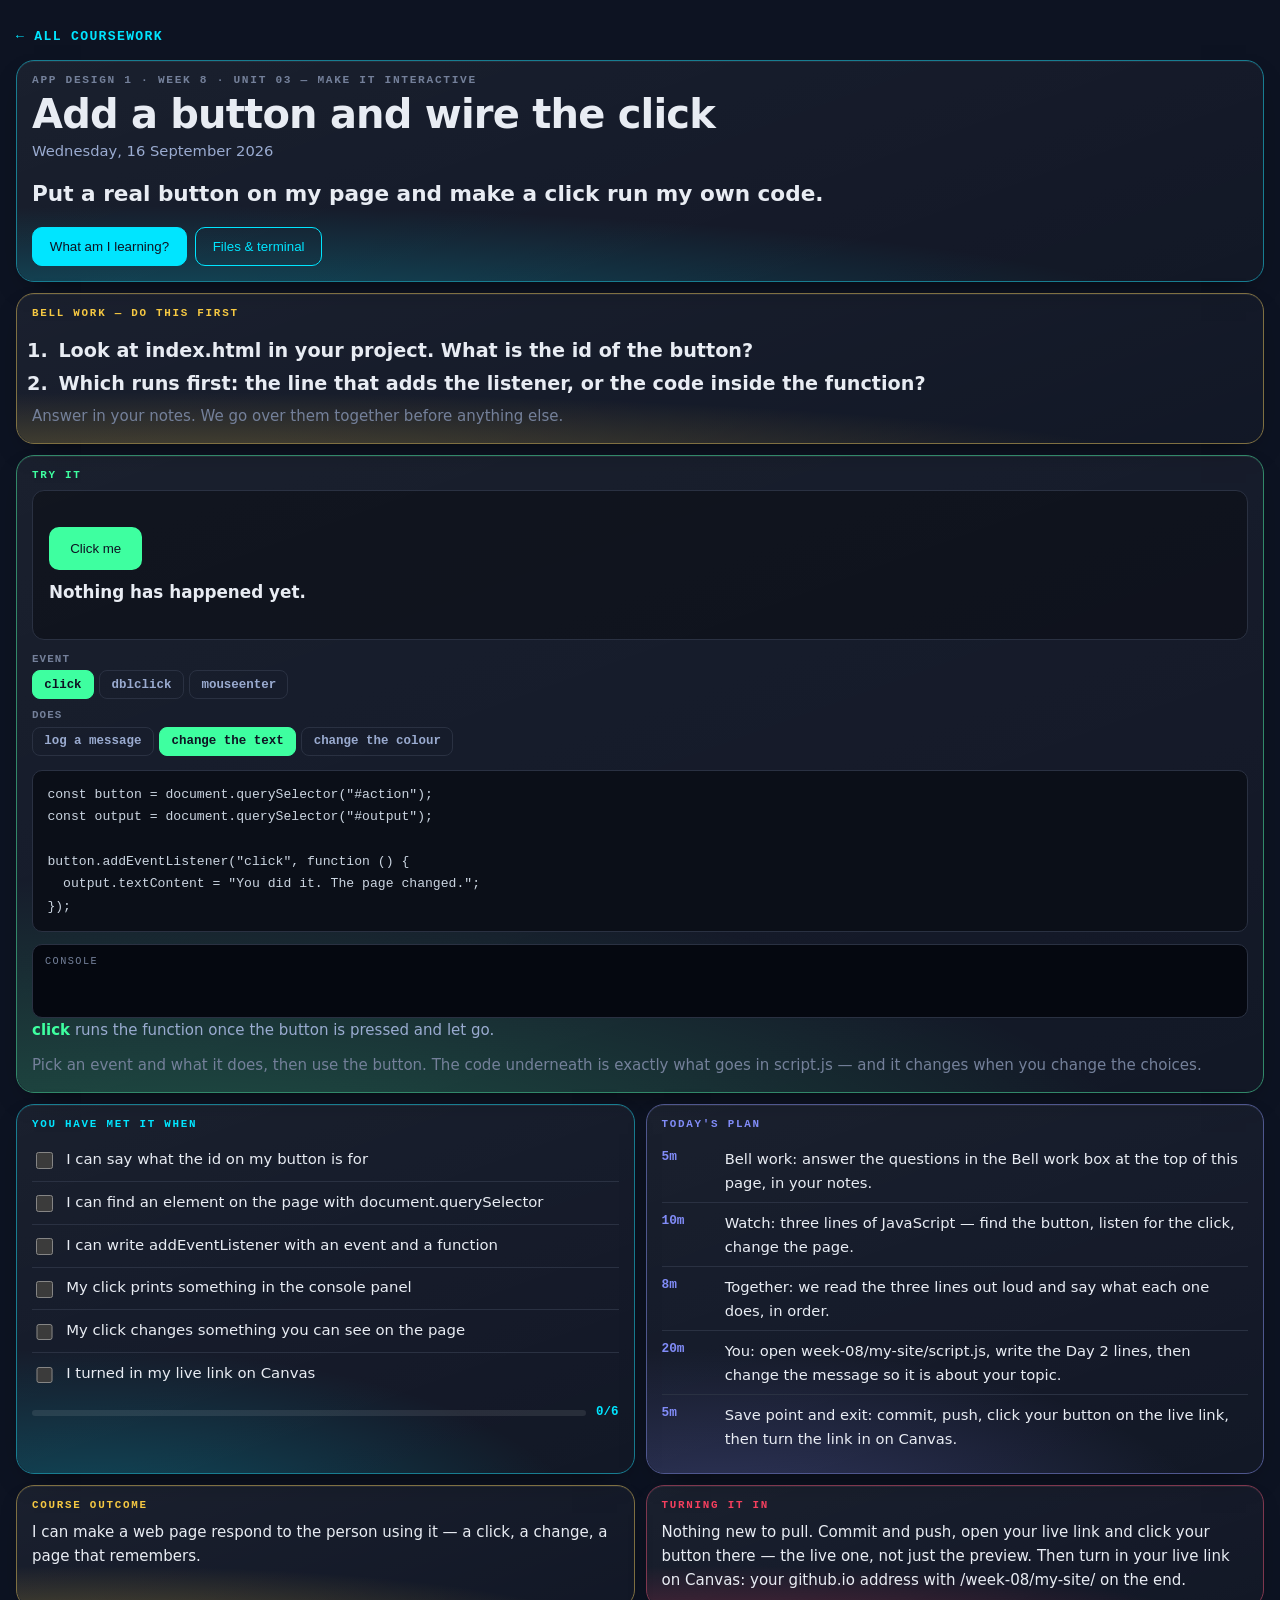
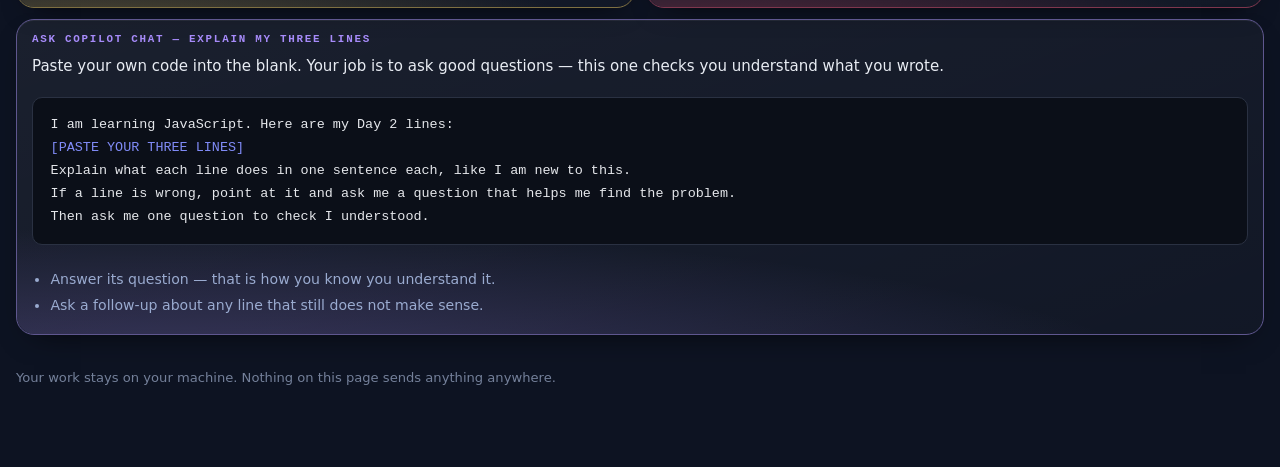
<file: week-08/day-2/index.html>
<!doctype html>
<html lang="en">
<head>
<meta charset="utf-8">
<meta name="viewport" content="width=device-width,initial-scale=1">
<title>Add a button and wire the click — App Design 1</title>
<meta name="color-scheme" content="dark">
<style>
:root{--acc:var(--ss-cyan,#00e5ff)}
*{box-sizing:border-box}
body{margin:0;background:var(--ss-void,#0d1322);color:var(--ss-bone,#e8ecf3);
  font:16px/1.6 var(--ss-body,"Inter",system-ui,sans-serif);padding:1.4rem 1rem 5rem}
.wrap{max-width:96rem;margin:0 auto}
a.back{display:inline-block;color:var(--acc);text-decoration:none;font:600 .82rem/1 var(--ss-mono,ui-monospace,monospace);
  letter-spacing:.1em;text-transform:uppercase;margin:0 0 1rem}

/* ── the grid: the dashboard's, verbatim in behaviour ───────────────────── */
.bento{display:grid;gap:11px;grid-template-columns:repeat(4,minmax(0,1fr));align-items:stretch}
.bento > *{grid-column:span 2}
.bento > .w1{grid-column:span 1}
.bento > .w4{grid-column:span 4}
/* Height-matching only helps when the tiles in a row are already close. On a phone
   two tiles share a row and one of them is a five-item plan — stretched, its short
   neighbour grew 729px of empty gradient. Ragged is correct at this size. */
@media (max-width:760px){.bento{grid-template-columns:repeat(6,minmax(0,1fr));gap:7px;align-items:start}
  .bento > *{grid-column:span 3} .bento > .w1{grid-column:span 3} .bento > .w4{grid-column:span 6}}
@media (min-width:1500px){.bento{grid-template-columns:repeat(8,minmax(0,1fr))}
  .bento > *{grid-column:span 2} .bento > .w1{grid-column:span 2} .bento > .w4{grid-column:span 8}
  /* the lab keeps six columns and the criteria ride alongside it, so the widest
     screen gains density rather than gaining empty space */
  .bento > .lab{grid-column:span 6} .bento > .lab + *{grid-column:span 2}
  /* The plan is five rows of prose next to two tiles of three lines each. Stretched
     into one row the short pair inflate into dead space, which looks worse than the
     raggedness it was fixing. So the plan takes a narrow column two rows tall and the
     other two stack beside it — the row fills, nothing is padded out to match. */
  .bento > .t-plan{grid-column:span 3;grid-row:span 2}
  .bento > .t-clo, .bento > .t-turn{grid-column:span 5}}

/* ── the tile ───────────────────────────────────────────────────────────── */
.tl{position:relative;overflow:hidden;border-radius:18px;padding:14px 15px 15px;display:flex;flex-direction:column;
  background:linear-gradient(160deg,rgba(255,255,255,.055),rgba(255,255,255,.02));
  border:1px solid color-mix(in srgb, var(--acc) 42%, var(--ss-border,#2a3142));
  box-shadow:0 1px 0 rgba(255,255,255,.06) inset,0 12px 30px -18px rgba(0,0,0,.9);
  transition:transform .16s var(--ss-ease,cubic-bezier(.2,.7,.3,1)),border-color .16s}
.tl::after{content:"";position:absolute;inset:0;pointer-events:none;border-radius:inherit;
  background:radial-gradient(125% 85% at 12% 122%, var(--acc) 0%, transparent 66%);opacity:.30}
.tl > *{position:relative;z-index:1}
.k{display:block;font:600 .68rem/1 var(--ss-mono,ui-monospace,monospace);letter-spacing:.16em;
  text-transform:uppercase;color:var(--acc);margin:0 0 .55rem}

/* hero */
.hero{--acc:var(--ss-cyan,#00e5ff)}
.hero .eyebrow{font:600 .7rem/1 var(--ss-mono,ui-monospace,monospace);letter-spacing:.15em;
  text-transform:uppercase;color:var(--ss-faint,#74809a)}
.hero h1{font-family:var(--ss-display,"Syne",system-ui,sans-serif);font-size:clamp(1.5rem,3.4vw,2.5rem);
  line-height:1.08;letter-spacing:-.02em;margin:.45rem 0 .2rem}
.hero .when{color:var(--ss-mist,#9aabd0);font-size:.92rem;margin:0 0 1rem}
.hero .slo{font-size:clamp(1.05rem,1.7vw,1.35rem);font-weight:600;line-height:1.42;margin:0;max-width:52rem}
.hero .row{display:flex;flex-wrap:wrap;gap:.5rem;margin-top:1.1rem}

button.b{cursor:pointer;font:600 .84rem/1 inherit;padding:.7rem 1.05rem;border-radius:10px;
  border:1px solid var(--acc);background:transparent;color:var(--acc);transition:background .15s,color .15s}
button.b:hover{background:var(--acc);color:var(--ss-void,#0d1322)}
button.b.solid{background:var(--acc);color:var(--ss-void,#0d1322)}
button.b.solid:hover{filter:brightness(1.12)}
a.b{display:inline-block;text-decoration:none}

/* success criteria */
.sc{list-style:none;margin:0;padding:0}
.sc li{border-bottom:1px solid var(--ss-border,#2a3142)}
.sc li:last-child{border-bottom:0}
.sc label{display:flex;gap:.65rem;align-items:flex-start;padding:.55rem 0;cursor:pointer;font-size:.93rem}
.sc input{margin-top:.28rem;width:1.05rem;height:1.05rem;accent-color:var(--acc);flex:none}
.sc input:checked + span{color:var(--ss-faint,#74809a);text-decoration:line-through}
.prog{display:flex;align-items:center;gap:.6rem;margin-top:.7rem}
.prog .bar{flex:1;height:6px;border-radius:99px;background:rgba(255,255,255,.09);overflow:hidden}
.prog .bar i{display:block;height:100%;width:0;background:var(--acc);transition:width .25s}
.prog b{font:700 .78rem/1 var(--ss-mono,ui-monospace,monospace);color:var(--acc)}

/* plan */
.plan{list-style:none;margin:0;padding:0}
.plan li{display:flex;gap:.75rem;padding:.5rem 0;border-bottom:1px solid var(--ss-border,#2a3142);font-size:.92rem}
.plan li:last-child{border-bottom:0}
.plan .m{flex:none;width:3.2rem;font:700 .8rem/1.55 var(--ss-mono,ui-monospace,monospace);color:var(--acc)}

/* generic tile text */
.tl p{margin:0 0 .7rem;font-size:.94rem}.tl p:last-child{margin:0}
.tl .big{font-size:1.02rem;line-height:1.5}

/* ── the lab ────────────────────────────────────────────────────────────── */
.lab{--acc:var(--ss-green,#3effa0)}
.lab .stage{background:rgba(0,0,0,.32);border:1px solid var(--ss-border,#2a3142);border-radius:12px;
  padding:16px;min-height:0;height:clamp(150px,20vh,190px);display:flex}
.lab .stage .fx{flex:1;display:flex;gap:10px;transition:all .28s var(--ss-ease,cubic-bezier(.2,.7,.3,1))}
.lab .box{background:color-mix(in srgb,var(--acc) 30%,transparent);border:1px solid var(--acc);
  border-radius:9px;padding:.7rem .9rem;font:700 .82rem/1.3 var(--ss-mono,ui-monospace,monospace);
  color:var(--ss-bone,#e8ecf3);display:grid;place-items:center;transition:all .28s}
.lab .box.b2{min-height:64px}.lab .box.b3{min-height:88px}
.ctrls{margin-top:.9rem;display:grid;gap:.7rem}
.ctrl .cn{font:600 .68rem/1 var(--ss-mono,ui-monospace,monospace);letter-spacing:.1em;text-transform:uppercase;
  color:var(--ss-faint,#74809a);margin-bottom:.35rem}
.seg{display:flex;flex-wrap:wrap;gap:.35rem}
.seg button{cursor:pointer;font:600 .78rem/1 var(--ss-mono,ui-monospace,monospace);padding:.45rem .7rem;
  border-radius:8px;border:1px solid var(--ss-border,#2a3142);background:transparent;color:var(--ss-mist,#9aabd0)}
.seg button[aria-pressed=true]{background:var(--acc);border-color:var(--acc);color:var(--ss-void,#0d1322)}
.readout{margin-top:.9rem;background:#0b0f18;border:1px solid var(--ss-border,#2a3142);border-radius:10px;
  padding:.8rem .9rem;font:.82rem/1.7 var(--ss-mono,ui-monospace,monospace);color:#cbd5e1;overflow-x:auto}
.readout .p{color:var(--ss-peri,#818cf8)}.readout .v{color:var(--ss-green,#3effa0)}
.axis{margin-top:.75rem;font-size:.87rem;color:var(--ss-mist,#9aabd0)}
.axis b{color:var(--acc)}
.slid{width:100%;accent-color:var(--acc)}

/* ── modal ──────────────────────────────────────────────────────────────── */
dialog{border:none;padding:0;background:transparent;max-width:min(46rem,94vw);width:100%}
dialog::backdrop{background:rgba(6,9,16,.74)}
.sheet{background:var(--ss-ink,#161d31);border:1px solid var(--ss-border,#2a3142);border-radius:18px;
  padding:1.4rem 1.5rem;color:var(--ss-bone,#e8ecf3);max-height:84vh;overflow:auto}
.sheet h3{font-family:var(--ss-display,"Syne",system-ui,sans-serif);font-size:1.25rem;margin:0 0 .8rem}
.sheet p{font-size:.98rem;margin:0 0 .9rem}
.sheet .x{position:sticky;top:0;float:right;cursor:pointer;background:transparent;border:1px solid var(--ss-border,#2a3142);
  color:var(--ss-mist,#9aabd0);border-radius:8px;font:600 .75rem/1 var(--ss-mono,ui-monospace,monospace);padding:.45rem .6rem}
.sheet img{width:100%;height:auto;border-radius:10px;border:1px solid var(--ss-border,#2a3142)}
pre.code{background:#0b0f18;border:1px solid var(--ss-border,#2a3142);border-radius:10px;padding:1rem 1.1rem;
  overflow-x:auto;font:.84rem/1.7 var(--ss-mono,ui-monospace,monospace);color:#e5e7eb;margin:.5rem 0;position:relative}
pre.code b{color:var(--ss-peri,#818cf8);font-weight:400}
.codewrap{position:relative}
.codewrap .cp{position:absolute;top:.55rem;right:.55rem;cursor:pointer;border:1px solid #3b4252;background:#1c2230;
  color:var(--ss-peri,#818cf8);font:600 .72rem/1 var(--ss-mono,ui-monospace,monospace);letter-spacing:.06em;
  text-transform:uppercase;padding:.42rem .65rem;border-radius:6px}
.codewrap .cp.ok{background:#064e3b;border-color:#10b981;color:#6ee7b7}
.files{list-style:none;margin:.5rem 0 0;padding:0}
.files li{padding:.5rem 0;border-top:1px solid var(--ss-border,#2a3142)}
.files a{color:var(--acc);font:600 .9rem/1.5 var(--ss-mono,ui-monospace,monospace);text-decoration:none}
.files span{display:block;color:var(--ss-faint,#74809a);font-size:.85rem;margin-top:.1rem}
.who{display:flex;gap:.7rem;flex-wrap:wrap;margin:0 0 .8rem}
.who label{flex:1 1 9rem;font:600 .7rem/1 var(--ss-mono,ui-monospace,monospace);letter-spacing:.08em;
  text-transform:uppercase;color:var(--ss-faint,#74809a)}
.who input{display:block;width:100%;margin-top:.35rem;padding:.55rem .65rem;font:inherit;color:var(--ss-bone,#e8ecf3);
  background:rgba(0,0,0,.3);border:1px solid var(--ss-border,#2a3142);border-radius:8px}
.who input:focus{outline:none;border-color:var(--acc)}
.hint{color:var(--ss-faint,#74809a);font-size:.85rem;margin:.6rem 0 0}
footer{max-width:96rem;margin:2rem auto 0;color:var(--ss-faint,#74809a);font-size:.82rem}

/* ── JavaScript labs ────────────────────────────────────────────────────────
   A JavaScript day has no box to push around; what it has is a console that talks back.
   So these labs carry a small console, styled like the real one, and every lab's readout
   is the exact code the student would type into script.js. */
.lab .jsrow{display:flex;flex-wrap:wrap;gap:.6rem;align-items:center;width:100%}
.lab .jsin{flex:1;min-width:10rem;padding:.65rem .8rem;border-radius:9px;border:1px solid var(--ss-border,#2a3142);
  background:rgba(0,0,0,.35);color:var(--ss-bone,#e8ecf3);font:.95rem var(--ss-mono,ui-monospace,monospace)}
.lab .jsin:focus{outline:none;border-color:var(--acc)}
.lab .demo{font:700 .95rem/1 inherit;background:var(--acc);color:#0d1322;border:2px solid var(--acc);
  border-radius:10px;padding:.75rem 1.2rem;cursor:pointer;transition:filter .15s,transform .1s}
.lab .demo:hover{filter:brightness(1.12)}.lab .demo:active{transform:translateY(2px)}
.lab .demo:focus-visible{outline:none;box-shadow:0 0 0 4px rgba(255,255,255,.35)}
.lab .val{font:700 clamp(1.3rem,3vw,2.1rem)/1.15 var(--ss-display,system-ui,sans-serif);color:var(--ss-bone,#e8ecf3)}
.lab .stage.col{flex-direction:column;align-items:flex-start;justify-content:center;gap:.8rem;height:auto;min-height:150px}
.devcon{margin-top:.8rem;background:#050810;border:1px solid var(--ss-border,#2a3142);border-radius:10px;
  min-height:4.6rem;max-height:9rem;overflow:auto;padding:.5rem .75rem;font:.8rem/1.6 var(--ss-mono,ui-monospace,monospace)}
.devcon .hd{color:var(--ss-faint,#74809a);font-size:.64rem;letter-spacing:.14em;text-transform:uppercase;margin-bottom:.25rem}
.devcon .ok{color:#e5e7eb}.devcon .ok::before{content:"› ";color:var(--ss-faint,#74809a)}
.devcon .err{color:#fca5a5;background:rgba(244,63,94,.12);border-radius:5px;padding:0 .35rem}

/* ── Bell work ──────────────────────────────────────────────────────────── */
.bellq{margin:.2rem 0 0;padding-left:1.4rem;font-size:clamp(1rem,1.5vw,1.2rem);font-weight:600;line-height:1.45}
.bellq li{margin:.35rem 0;padding-left:.25rem}

/* ── Ask Copilot Chat ───────────────────────────────────────────────────── */
.t-prompt pre.code{white-space:pre-wrap}
.t-prompt .rules{margin:.7rem 0 0;padding-left:1.15rem;font-size:.88rem;color:var(--ss-mist,#9aabd0)}
.t-prompt .rules li{margin:.2rem 0}
</style>
</head>
<body>
<div class="wrap">
  <a class="back" href="../../">&larr; All coursework</a>
  <div class="bento">
    <section class="tl hero w4">
      <div class="eyebrow">App Design 1 &middot; Week 8 &middot; Unit 03 — Make it interactive</div>
      <h1>Add a button and wire the click</h1>
      <p class="when">Wednesday, 16 September 2026</p>
      <p class="slo">Put a real button on my page and make a click run my own code.</p>
      <div class="row">
        <button class="b solid" data-open="m-read" type="button">What am I learning?</button>
        
        <button class="b" data-open="m-files" type="button">Files &amp; terminal</button>
      </div>
    </section>
    <section class="tl w4 t-bell" style="--acc:var(--ss-gold,#f5c842)">
      <span class="k">Bell work — do this first</span>
      <ol class="bellq"><li>Look at index.html in your project. What is the id of the button?</li><li>Which runs first: the line that adds the listener, or the code inside the function?</li></ol>
      <p class="hint">Answer in your notes. We go over them together before anything else.</p>
    </section>
    <section class="tl lab w4" id="lab" data-lab="click">
      <span class="k">Try it</span>
      <div class="stage col">
        <button class="demo" id="cbtn" type="button">Click me</button>
        <p class="val" id="ctext" style="font-size:1.05rem;margin:0">Nothing has happened yet.</p>
      </div>
      <div class="ctrls">
        <div class="ctrl"><div class="cn">event</div><div class="seg" data-prop="event">
      <button type="button" data-v="click" aria-pressed="true">click</button><button type="button" data-v="dblclick" aria-pressed="false">dblclick</button><button type="button" data-v="mouseenter" aria-pressed="false">mouseenter</button>
    </div></div>
        <div class="ctrl"><div class="cn">does</div><div class="seg" data-prop="does">
      <button type="button" data-v="log" aria-pressed="false">log a message</button><button type="button" data-v="text" aria-pressed="true">change the text</button><button type="button" data-v="colour" aria-pressed="false">change the colour</button>
    </div></div>
      </div>
      <div class="readout" id="ro"></div>
      <div class="devcon" id="cout"><div class="hd">Console</div></div>
      <p class="axis" id="axis"></p>
      <p class="hint">Pick an event and what it does, then use the button. The code underneath is exactly what goes in script.js — and it changes when you change the choices.</p>
    </section>
    <section class="tl">
      <span class="k">You have met it when</span>
      <ul class="sc"><li><label><input type="checkbox" data-sc="0"><span>I can say what the id on my button is for</span></label></li><li><label><input type="checkbox" data-sc="1"><span>I can find an element on the page with document.querySelector</span></label></li><li><label><input type="checkbox" data-sc="2"><span>I can write addEventListener with an event and a function</span></label></li><li><label><input type="checkbox" data-sc="3"><span>My click prints something in the console panel</span></label></li><li><label><input type="checkbox" data-sc="4"><span>My click changes something you can see on the page</span></label></li><li><label><input type="checkbox" data-sc="5"><span>I turned in my live link on Canvas</span></label></li></ul>
      <div class="prog"><div class="bar"><i id="scbar"></i></div><b id="scnum">0/6</b></div>
    </section>
    <section class="tl t-plan" style="--acc:var(--ss-peri,#818cf8)">
      <span class="k">Today's plan</span>
      <ul class="plan"><li><span class="m">5m</span><span>Bell work: answer the questions in the Bell work box at the top of this page, in your notes.</span></li><li><span class="m">10m</span><span>Watch: three lines of JavaScript — find the button, listen for the click, change the page.</span></li><li><span class="m">8m</span><span>Together: we read the three lines out loud and say what each one does, in order.</span></li><li><span class="m">20m</span><span>You: open week-08/my-site/script.js, write the Day 2 lines, then change the message so it is about your topic.</span></li><li><span class="m">5m</span><span>Save point and exit: commit, push, click your button on the live link, then turn the link in on Canvas.</span></li></ul>
    </section>
    <section class="tl t-clo" style="--acc:var(--ss-gold,#f5c842)">
      <span class="k">Course outcome</span><p>I can make a web page respond to the person using it — a click, a change, a page that remembers.</p>
    </section>
    <section class="tl t-turn" style="--acc:var(--ss-rose,#f43f5e)">
      <span class="k">Turning it in</span><p>Nothing new to pull. Commit and push, open your live link and click your button there — the live one, not just the preview. Then turn in your live link on Canvas: your github.io address with /week-08/my-site/ on the end.</p>
    </section>
    <section class="tl w4 t-prompt" style="--acc:var(--ss-violet,#a78bfa)">
      <span class="k">Ask Copilot Chat — explain my three lines</span>
      <p>Paste your own code into the blank. Your job is to ask good questions — this one checks you understand what you wrote.</p>
      <div class="codewrap"><button class="cp" type="button">Copy</button><pre class="code">I am learning JavaScript. Here are my Day 2 lines:
<b>[PASTE YOUR THREE LINES]</b>
Explain what each line does in one sentence each, like I am new to this.
If a line is wrong, point at it and ask me a question that helps me find the problem.
Then ask me one question to check I understood.</pre></div>
      <ul class="rules"><li>Answer its question — that is how you know you understand it.</li><li>Ask a follow-up about any line that still does not make sense.</li></ul>
    </section>
  </div>
  <footer>Your work stays on your machine. Nothing on this page sends anything anywhere.</footer>
</div>

  <dialog id="m-read"><div class="sheet"><button class="x" data-close type="button">Close</button>
    <h3>What am I learning?</h3><p>Three lines today, and they are the three lines behind nearly every button on the internet.</p><p>The first finds the button. Every element can have an id, and document.querySelector(&quot;#action&quot;) means “find the thing whose id is action.” The # is what says id — leave it off and JavaScript finds nothing.</p><p>The second listens. addEventListener(&quot;click&quot;, function () { … }) means “when this is clicked, run the code inside the curly brackets.” Here is the part that surprises people: that code does not run when the page loads. It sits there waiting. It only runs when the click actually happens.</p><p>The third changes what you see. textContent is the words inside an element, and setting it swaps them for new ones. That is the moment your page responds to a person.</p></div></dialog>

  

  <dialog id="m-files"><div class="sheet"><button class="x" data-close type="button">Close</button>
    <h3>Files &amp; terminal</h3>
    <p>Everything for this week is already in your week folder.</p>

    <h3 style="margin-top:1.3rem">Get the whole week — once</h3>
    <p>The whole week comes down in one go — all four days and the project you build in. Run this once, on Tuesday, in the terminal at the bottom of your Codespace.</p>
    <div class="codewrap"><button class="cp" type="button">Copy</button><pre class="code"><b># the whole week in one go — do this once</b>
npx degit coltonsharp-dev/ALA2627-ASD-Coursework/week-08 week-08
cd week-08/my-site
python -m http.server 8000</pre></div>
    <p>Wednesday to Friday there is nothing to pull. Your project is already in week-08/my-site — open it, start the preview with the last line, and keep going.</p>
    <p class="hint">Terminal not co-operating? The Week 8 page has a Download button for the same project. Use it and keep going — do not lose a period to a command.</p>
  </div></dialog>
<script>
var NL = String.fromCharCode(10);
var RC = null;

/* modals */
document.querySelectorAll("[data-open]").forEach(function(b){
  b.addEventListener("click", function(){
    var d = document.getElementById(b.getAttribute("data-open"));
    if (d && d.showModal) d.showModal();
  });
});
document.querySelectorAll("[data-close]").forEach(function(b){
  b.addEventListener("click", function(){ b.closest("dialog").close(); });
});
document.querySelectorAll("dialog").forEach(function(d){
  d.addEventListener("click", function(e){ if (e.target === d) d.close(); });
});

/* success criteria progress */
var scBoxes = [].slice.call(document.querySelectorAll("input[data-sc]"));
var scBar = document.getElementById("scbar"), scNum = document.getElementById("scnum");
function scSync(){
  var n = scBoxes.filter(function(b){ return b.checked; }).length;
  if (scBar) scBar.style.width = (scBoxes.length ? (n / scBoxes.length) * 100 : 0) + "%";
  if (scNum) scNum.textContent = n + "/" + scBoxes.length;
}
scBoxes.forEach(function(b){ b.addEventListener("change", scSync); });
scSync();

/* copy buttons */
document.querySelectorAll(".codewrap .cp").forEach(function(b){
  b.addEventListener("click", function(){
    var t = b.parentElement.querySelector("pre").innerText;
    function done(){ b.textContent = "Copied"; b.classList.add("ok");
      setTimeout(function(){ b.textContent = "Copy"; b.classList.remove("ok"); }, 1600); }
    function fb(){ var r = document.createRange(); r.selectNodeContents(b.parentElement.querySelector("pre"));
      var s = getSelection(); s.removeAllRanges(); s.addRange(r); b.textContent = "Press Ctrl+C";
      setTimeout(function(){ b.textContent = "Copy"; }, 2200); }
    if (navigator.clipboard) navigator.clipboard.writeText(t).then(done, fb); else fb();
  });
});

/* ---- labs ---- */
var fx = document.getElementById("fx"), ro = document.getElementById("ro"), axis = document.getElementById("axis");
var state = {};
function segWire(onChange){
  document.querySelectorAll(".seg").forEach(function(seg){
    var prop = seg.getAttribute("data-prop");
    var pressed = seg.querySelector("[aria-pressed=true]");
    state[prop] = pressed ? pressed.getAttribute("data-v") : null;
    seg.querySelectorAll("button").forEach(function(btn){
      btn.addEventListener("click", function(){
        seg.querySelectorAll("button").forEach(function(o){ o.setAttribute("aria-pressed", "false"); });
        btn.setAttribute("aria-pressed", "true");
        state[prop] = btn.getAttribute("data-v");
        onChange();
      });
    });
  });
  onChange();
}
function css(rules){
  return rules.map(function(r){
    return '<span class="p">' + r[0] + '</span>: <span class="v">' + r[1] + '</span>;';
  }).join("<br>");
}

if (fx && document.querySelector('.seg[data-prop="flex-direction"]')) {
  segWire(function(){
    fx.style.flexDirection  = state["flex-direction"];
    fx.style.justifyContent = state["justify-content"];
    fx.style.alignItems     = state["align-items"];
    ro.innerHTML = ".cards {<br>&nbsp;&nbsp;" + css([
      ["display","flex"],["flex-direction",state["flex-direction"]],
      ["justify-content",state["justify-content"]],["align-items",state["align-items"]]
    ]).split("<br>").join("<br>&nbsp;&nbsp;") + "<br>}";
    var col = state["flex-direction"] === "column";
    axis.innerHTML = col
      ? "Direction is <b>column</b>, so the main axis runs <b>down</b>. justify-content is now moving things <b>vertically</b> and align-items is moving them <b>across</b>. They swapped."
      : "Direction is <b>row</b>, so the main axis runs <b>across</b>. justify-content moves things <b>horizontally</b>, align-items moves them <b>vertically</b>.";
  });
}

if (fx && document.querySelector('.seg[data-prop="tool"]')) {
  var b1 = document.getElementById("sb1"), b2 = document.getElementById("sb2"), b3 = document.getElementById("sb3");
  segWire(function(){
    var n = state["size"] + "px", tool = state["tool"];
    fx.style.gap = tool === "gap" ? n : "0px";
    [b1,b2,b3].forEach(function(b){
      b.style.padding = tool === "padding" ? n : "0.7rem 0.9rem";
      b.style.margin  = tool === "margin"  ? n : "0px";
    });
    ro.innerHTML = tool === "gap"
      ? ".cards {<br>&nbsp;&nbsp;" + css([["display","flex"],["gap",n]]).split("<br>").join("<br>&nbsp;&nbsp;") + "<br>}"
      : ".card {<br>&nbsp;&nbsp;" + css([[tool,n]]) + "<br>}";
    axis.innerHTML = tool === "gap"
      ? "<b>gap</b> sits between the boxes and adds nothing to the outside edges. It only works because the parent is a flex container."
      : tool === "padding"
        ? "<b>padding</b> is inside each box, so the boxes grow. The space between them has not changed."
        : "<b>margin</b> is outside each box, so it pushes the neighbours away &mdash; and it also pushes against the container edge, which gap does not.";
  });
}

if (document.getElementById("dbtn")) {
  var ro2 = document.getElementById("ro");
  ro2.innerHTML = ".btn:hover&nbsp;&nbsp;&nbsp;&nbsp;{ " + '<span class="p">filter</span>: <span class="v">brightness(1.15)</span>;' + " }<br>" +
    ".btn:focus-visible { " + '<span class="p">box-shadow</span>: <span class="v">0 0 0 4px</span>;' + " }<br>" +
    ".btn:active&nbsp;&nbsp;&nbsp;{ " + '<span class="p">transform</span>: <span class="v">translateY(2px)</span>;' + " }";
}

/* ---- JavaScript labs ---- */
function escH(t){ return String(t).split("&").join("&amp;").split("<").join("&lt;").split(">").join("&gt;"); }
var cout = document.getElementById("cout");
function logLine(text, bad){
  if (!cout) return;
  var row = document.createElement("div"); row.className = bad ? "err" : "ok"; row.textContent = text;
  cout.appendChild(row); cout.scrollTop = cout.scrollHeight;
}

if (document.querySelector('[data-lab="console"]')) {
  var cin = document.getElementById("cin");
  var cline = function(){
    var msg = cin.value;
    return state["quotes"] === "forgot" ? "console.log(" + msg + ");" : 'console.log("' + msg + '");';
  };
  segWire(function(){ ro.innerHTML = '<span class="p">// script.js</span><br>' + escH(cline()); });
  cin.addEventListener("input", function(){ ro.innerHTML = '<span class="p">// script.js</span><br>' + escH(cline()); });
  document.getElementById("crun").addEventListener("click", function(){
    var msg = cin.value;
    if (state["quotes"] === "forgot") {
      /* the real browser error, not a made-up one: one word is a name nobody defined;
         several words are not even valid code, so the browser stops before running it */
      var parts = msg.trim().split(" ").filter(function(w){ return w.length; });
      if (parts.length > 1) {
        logLine("Uncaught SyntaxError: missing ) after argument list", true);
        axis.innerHTML = "Red. Without quotes, JavaScript reads <b>" + escH(parts[0]) + " " + escH(parts[1]) + "</b> as code, and that is not valid code &mdash; so nothing in the file runs. Quotes mean <b>this is text</b>.";
      } else {
        var word = parts[0] || "message";
        logLine("Uncaught ReferenceError: " + word + " is not defined", true);
        axis.innerHTML = "Red. Without quotes JavaScript thinks <b>" + escH(word) + "</b> is the name of something, and nothing has that name. Quotes mean <b>this is text</b>.";
      }
    } else {
      logLine(msg, false);
      axis.innerHTML = "It printed. That is JavaScript talking back to you &mdash; every day this week starts here.";
    }
  });
}

if (document.querySelector('[data-lab="click"]')) {
  var kb = document.getElementById("cbtn"), kt = document.getElementById("ctext");
  var kcol = ["#3effa0", "#f5c842", "#818cf8", "#f43f5e"], kci = 0, kev = null;
  var kdo = function(){
    var d = state["does"];
    if (d === "log") logLine("The button was used (" + state["event"] + ")", false);
    if (d === "text") kt.textContent = "You did it. The page changed.";
    if (d === "colour") { kci = (kci + 1) % kcol.length; kb.style.background = kcol[kci]; kb.style.borderColor = kcol[kci]; }
  };
  segWire(function(){
    if (kev) kb.removeEventListener(kev, kdo);
    kev = state["event"]; kb.addEventListener(kev, kdo);
    kt.textContent = "Nothing has happened yet."; kb.style.background = ""; kb.style.borderColor = "";
    var inner = state["does"] === "log" ? 'console.log("The button was used");'
      : state["does"] === "text" ? 'output.textContent = "You did it. The page changed.";'
      : 'button.style.background = "gold";';
    var lines = ['const button = document.querySelector("#action");'];
    if (state["does"] === "text") lines.push('const output = document.querySelector("#output");');
    lines.push("");
    lines.push('button.addEventListener("' + kev + '", function () {');
    ro.innerHTML = lines.map(escH).join("<br>") + "<br>&nbsp;&nbsp;" + escH(inner) + "<br>" + escH("});");
    axis.innerHTML = kev === "click" ? "<b>click</b> runs the function once the button is pressed and let go."
      : kev === "dblclick" ? "<b>dblclick</b> needs two quick clicks. Try one click &mdash; nothing happens now."
      : "<b>mouseenter</b> runs the moment the pointer arrives. No click at all.";
  });
}

if (document.querySelector('[data-lab="state"]')) {
  var sb = document.getElementById("sbtn"), sv = document.getElementById("sval");
  var count = 0, isOn = false, spot = 0, msgs = ["Go team!", "Practice starts at 3", "Big game Friday"];
  var sdraw = function(){
    var f = state["feature"], code = [];
    if (f === "counter") { sv.textContent = String(count); sb.textContent = "Add one";
      code = ["let count = " + count + ";", "", "function addOne() {", "  count = count + 1;", "  output.textContent = count;", "}", "", 'button.addEventListener("click", addOne);']; }
    if (f === "toggle") { sv.textContent = isOn ? "ON" : "OFF"; sb.textContent = "Switch";
      code = ["let isOn = " + isOn + ";", "", "function flip() {", "  isOn = !isOn;", '  output.textContent = isOn ? "ON" : "OFF";', "}", "", 'button.addEventListener("click", flip);']; }
    if (f === "messages") { sv.textContent = msgs[spot]; sb.textContent = "Next";
      code = ['let messages = ["Go team!", "Practice starts at 3", "Big game Friday"];', "let spot = " + spot + ";", "", "function next() {", "  spot = (spot + 1) % messages.length;", "  output.textContent = messages[spot];", "}", "", 'button.addEventListener("click", next);']; }
    ro.innerHTML = code.map(function(l){ return escH(l).split("  ").join("&nbsp;&nbsp;"); }).join("<br>");
  };
  sb.addEventListener("click", function(){
    var f = state["feature"];
    if (f === "counter") count = count + 1;
    if (f === "toggle") isOn = !isOn;
    if (f === "messages") spot = (spot + 1) % msgs.length;
    sdraw();
    axis.innerHTML = "Look at the first line: the value changed. <b>That is a variable</b> &mdash; the page remembering something between clicks.";
  });
  segWire(sdraw);
}

/* receipt */
var rcGo = document.getElementById("rc-go");
if (rcGo) rcGo.addEventListener("click", function(){
  var name = (document.getElementById("rc-name").value || "").trim();
  var period = (document.getElementById("rc-period").value || "").trim();
  var msg = document.getElementById("rc-msg");
  if (!name) { msg.textContent = "Put your name in first — the receipt is no use without it."; return; }
  var boxes = [].slice.call(document.querySelectorAll("input[data-rc]"));
  var items = boxes.map(function(b){
    return { done: b.checked, text: b.parentElement.querySelector("span").textContent.trim() };
  });
  var doneN = items.filter(function(i){ return i.done; }).length;
  var L = [];
  L.push("RECEIPT — " + RC.course);
  L.push(RC.title);
  L.push("Week " + RC.week + " · Day " + RC.day + " · " + RC.date);
  L.push("");
  L.push("Name:      " + name);
  L.push("Period:    " + (period || "not given"));
  L.push("Finished:  " + new Date().toLocaleString());
  L.push("Completed: " + doneN + " of " + items.length);
  L.push("");
  L.push("WHAT I DID");
  items.forEach(function(i, n){ L.push("  [" + (i.done ? "x" : " ") + "] " + (n + 1) + ". " + i.text); });
  L.push("");
  var basis = name + "|" + period + "|" + RC.day + "|" + items.map(function(i){ return i.done ? 1 : 0; }).join("");
  var h = 0; for (var k = 0; k < basis.length; k++) { h = ((h << 5) - h + basis.charCodeAt(k)) | 0; }
  L.push("check: " + (h >>> 0).toString(36).toUpperCase());
  L.push("(If this line is edited it will not match the answers above.)");
  var a = document.createElement("a");
  a.href = URL.createObjectURL(new Blob([L.join(NL)], { type: "text/plain" }));
  a.download = RC.file + "-" + name.toLowerCase().replace(/[^a-z0-9]+/g, "-").replace(/^-|-$/g, "") + ".txt";
  document.body.appendChild(a); a.click(); a.remove();
  msg.textContent = "Downloaded. Upload that file to the assignment.";
});
</script>
</body>
</html>
</file>
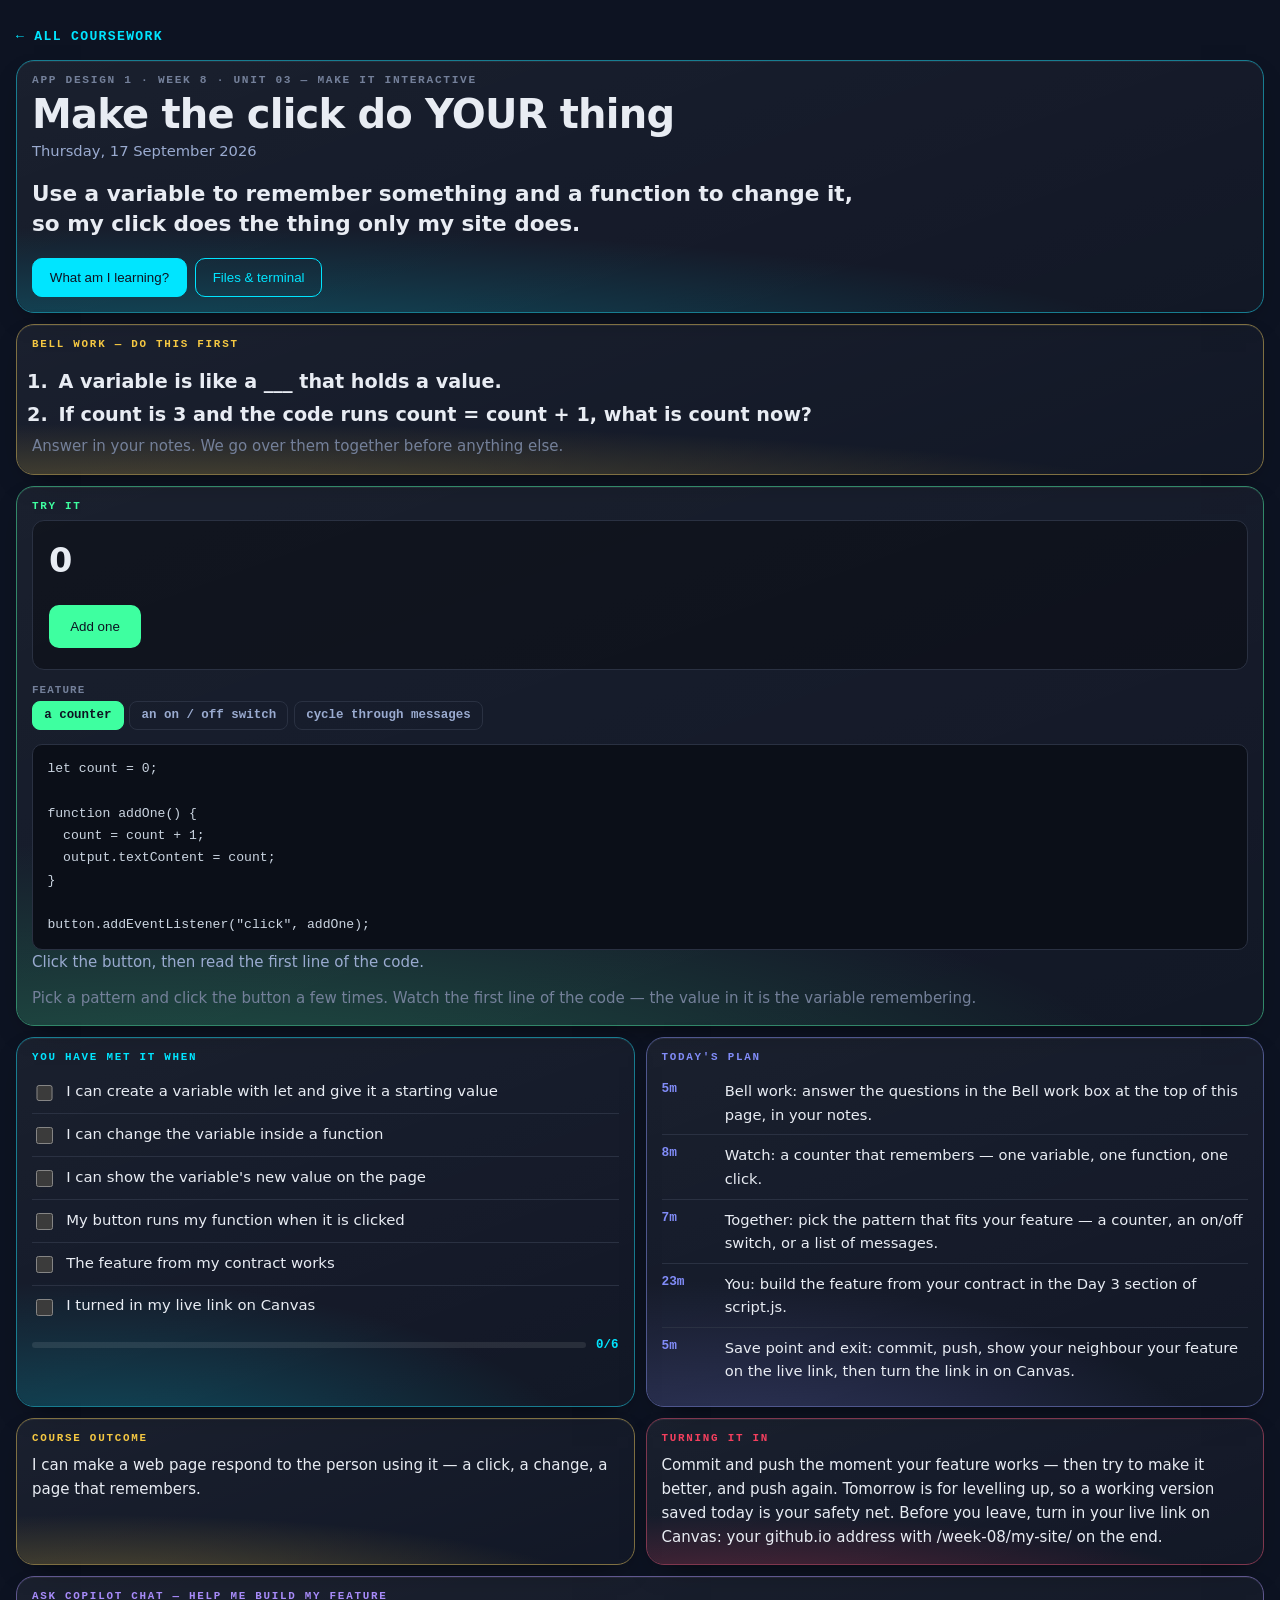
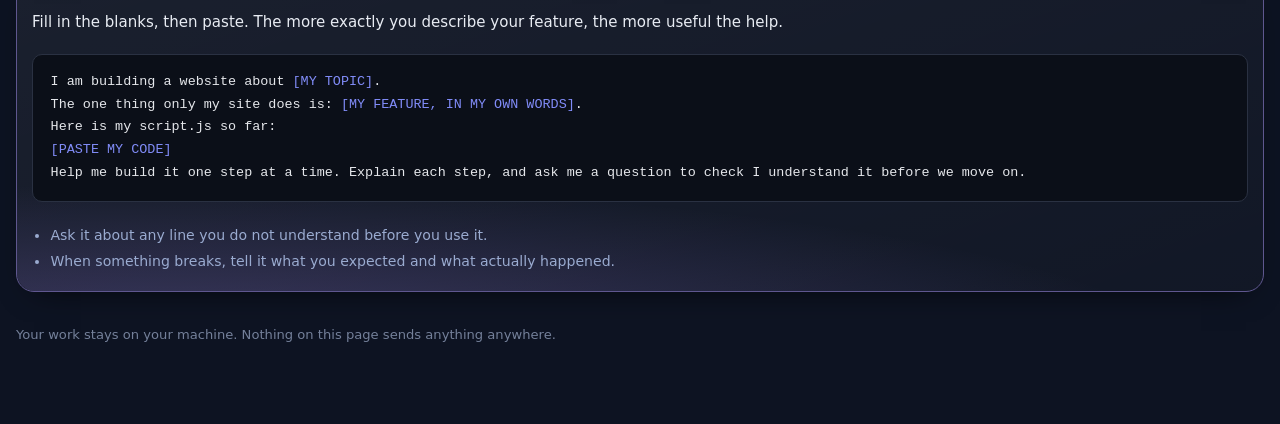
<file: week-08/day-3/index.html>
<!doctype html>
<html lang="en">
<head>
<meta charset="utf-8">
<meta name="viewport" content="width=device-width,initial-scale=1">
<title>Make the click do YOUR thing — App Design 1</title>
<meta name="color-scheme" content="dark">
<style>
:root{--acc:var(--ss-cyan,#00e5ff)}
*{box-sizing:border-box}
body{margin:0;background:var(--ss-void,#0d1322);color:var(--ss-bone,#e8ecf3);
  font:16px/1.6 var(--ss-body,"Inter",system-ui,sans-serif);padding:1.4rem 1rem 5rem}
.wrap{max-width:96rem;margin:0 auto}
a.back{display:inline-block;color:var(--acc);text-decoration:none;font:600 .82rem/1 var(--ss-mono,ui-monospace,monospace);
  letter-spacing:.1em;text-transform:uppercase;margin:0 0 1rem}

/* ── the grid: the dashboard's, verbatim in behaviour ───────────────────── */
.bento{display:grid;gap:11px;grid-template-columns:repeat(4,minmax(0,1fr));align-items:stretch}
.bento > *{grid-column:span 2}
.bento > .w1{grid-column:span 1}
.bento > .w4{grid-column:span 4}
/* Height-matching only helps when the tiles in a row are already close. On a phone
   two tiles share a row and one of them is a five-item plan — stretched, its short
   neighbour grew 729px of empty gradient. Ragged is correct at this size. */
@media (max-width:760px){.bento{grid-template-columns:repeat(6,minmax(0,1fr));gap:7px;align-items:start}
  .bento > *{grid-column:span 3} .bento > .w1{grid-column:span 3} .bento > .w4{grid-column:span 6}}
@media (min-width:1500px){.bento{grid-template-columns:repeat(8,minmax(0,1fr))}
  .bento > *{grid-column:span 2} .bento > .w1{grid-column:span 2} .bento > .w4{grid-column:span 8}
  /* the lab keeps six columns and the criteria ride alongside it, so the widest
     screen gains density rather than gaining empty space */
  .bento > .lab{grid-column:span 6} .bento > .lab + *{grid-column:span 2}
  /* The plan is five rows of prose next to two tiles of three lines each. Stretched
     into one row the short pair inflate into dead space, which looks worse than the
     raggedness it was fixing. So the plan takes a narrow column two rows tall and the
     other two stack beside it — the row fills, nothing is padded out to match. */
  .bento > .t-plan{grid-column:span 3;grid-row:span 2}
  .bento > .t-clo, .bento > .t-turn{grid-column:span 5}}

/* ── the tile ───────────────────────────────────────────────────────────── */
.tl{position:relative;overflow:hidden;border-radius:18px;padding:14px 15px 15px;display:flex;flex-direction:column;
  background:linear-gradient(160deg,rgba(255,255,255,.055),rgba(255,255,255,.02));
  border:1px solid color-mix(in srgb, var(--acc) 42%, var(--ss-border,#2a3142));
  box-shadow:0 1px 0 rgba(255,255,255,.06) inset,0 12px 30px -18px rgba(0,0,0,.9);
  transition:transform .16s var(--ss-ease,cubic-bezier(.2,.7,.3,1)),border-color .16s}
.tl::after{content:"";position:absolute;inset:0;pointer-events:none;border-radius:inherit;
  background:radial-gradient(125% 85% at 12% 122%, var(--acc) 0%, transparent 66%);opacity:.30}
.tl > *{position:relative;z-index:1}
.k{display:block;font:600 .68rem/1 var(--ss-mono,ui-monospace,monospace);letter-spacing:.16em;
  text-transform:uppercase;color:var(--acc);margin:0 0 .55rem}

/* hero */
.hero{--acc:var(--ss-cyan,#00e5ff)}
.hero .eyebrow{font:600 .7rem/1 var(--ss-mono,ui-monospace,monospace);letter-spacing:.15em;
  text-transform:uppercase;color:var(--ss-faint,#74809a)}
.hero h1{font-family:var(--ss-display,"Syne",system-ui,sans-serif);font-size:clamp(1.5rem,3.4vw,2.5rem);
  line-height:1.08;letter-spacing:-.02em;margin:.45rem 0 .2rem}
.hero .when{color:var(--ss-mist,#9aabd0);font-size:.92rem;margin:0 0 1rem}
.hero .slo{font-size:clamp(1.05rem,1.7vw,1.35rem);font-weight:600;line-height:1.42;margin:0;max-width:52rem}
.hero .row{display:flex;flex-wrap:wrap;gap:.5rem;margin-top:1.1rem}

button.b{cursor:pointer;font:600 .84rem/1 inherit;padding:.7rem 1.05rem;border-radius:10px;
  border:1px solid var(--acc);background:transparent;color:var(--acc);transition:background .15s,color .15s}
button.b:hover{background:var(--acc);color:var(--ss-void,#0d1322)}
button.b.solid{background:var(--acc);color:var(--ss-void,#0d1322)}
button.b.solid:hover{filter:brightness(1.12)}
a.b{display:inline-block;text-decoration:none}

/* success criteria */
.sc{list-style:none;margin:0;padding:0}
.sc li{border-bottom:1px solid var(--ss-border,#2a3142)}
.sc li:last-child{border-bottom:0}
.sc label{display:flex;gap:.65rem;align-items:flex-start;padding:.55rem 0;cursor:pointer;font-size:.93rem}
.sc input{margin-top:.28rem;width:1.05rem;height:1.05rem;accent-color:var(--acc);flex:none}
.sc input:checked + span{color:var(--ss-faint,#74809a);text-decoration:line-through}
.prog{display:flex;align-items:center;gap:.6rem;margin-top:.7rem}
.prog .bar{flex:1;height:6px;border-radius:99px;background:rgba(255,255,255,.09);overflow:hidden}
.prog .bar i{display:block;height:100%;width:0;background:var(--acc);transition:width .25s}
.prog b{font:700 .78rem/1 var(--ss-mono,ui-monospace,monospace);color:var(--acc)}

/* plan */
.plan{list-style:none;margin:0;padding:0}
.plan li{display:flex;gap:.75rem;padding:.5rem 0;border-bottom:1px solid var(--ss-border,#2a3142);font-size:.92rem}
.plan li:last-child{border-bottom:0}
.plan .m{flex:none;width:3.2rem;font:700 .8rem/1.55 var(--ss-mono,ui-monospace,monospace);color:var(--acc)}

/* generic tile text */
.tl p{margin:0 0 .7rem;font-size:.94rem}.tl p:last-child{margin:0}
.tl .big{font-size:1.02rem;line-height:1.5}

/* ── the lab ────────────────────────────────────────────────────────────── */
.lab{--acc:var(--ss-green,#3effa0)}
.lab .stage{background:rgba(0,0,0,.32);border:1px solid var(--ss-border,#2a3142);border-radius:12px;
  padding:16px;min-height:0;height:clamp(150px,20vh,190px);display:flex}
.lab .stage .fx{flex:1;display:flex;gap:10px;transition:all .28s var(--ss-ease,cubic-bezier(.2,.7,.3,1))}
.lab .box{background:color-mix(in srgb,var(--acc) 30%,transparent);border:1px solid var(--acc);
  border-radius:9px;padding:.7rem .9rem;font:700 .82rem/1.3 var(--ss-mono,ui-monospace,monospace);
  color:var(--ss-bone,#e8ecf3);display:grid;place-items:center;transition:all .28s}
.lab .box.b2{min-height:64px}.lab .box.b3{min-height:88px}
.ctrls{margin-top:.9rem;display:grid;gap:.7rem}
.ctrl .cn{font:600 .68rem/1 var(--ss-mono,ui-monospace,monospace);letter-spacing:.1em;text-transform:uppercase;
  color:var(--ss-faint,#74809a);margin-bottom:.35rem}
.seg{display:flex;flex-wrap:wrap;gap:.35rem}
.seg button{cursor:pointer;font:600 .78rem/1 var(--ss-mono,ui-monospace,monospace);padding:.45rem .7rem;
  border-radius:8px;border:1px solid var(--ss-border,#2a3142);background:transparent;color:var(--ss-mist,#9aabd0)}
.seg button[aria-pressed=true]{background:var(--acc);border-color:var(--acc);color:var(--ss-void,#0d1322)}
.readout{margin-top:.9rem;background:#0b0f18;border:1px solid var(--ss-border,#2a3142);border-radius:10px;
  padding:.8rem .9rem;font:.82rem/1.7 var(--ss-mono,ui-monospace,monospace);color:#cbd5e1;overflow-x:auto}
.readout .p{color:var(--ss-peri,#818cf8)}.readout .v{color:var(--ss-green,#3effa0)}
.axis{margin-top:.75rem;font-size:.87rem;color:var(--ss-mist,#9aabd0)}
.axis b{color:var(--acc)}
.slid{width:100%;accent-color:var(--acc)}

/* ── modal ──────────────────────────────────────────────────────────────── */
dialog{border:none;padding:0;background:transparent;max-width:min(46rem,94vw);width:100%}
dialog::backdrop{background:rgba(6,9,16,.74)}
.sheet{background:var(--ss-ink,#161d31);border:1px solid var(--ss-border,#2a3142);border-radius:18px;
  padding:1.4rem 1.5rem;color:var(--ss-bone,#e8ecf3);max-height:84vh;overflow:auto}
.sheet h3{font-family:var(--ss-display,"Syne",system-ui,sans-serif);font-size:1.25rem;margin:0 0 .8rem}
.sheet p{font-size:.98rem;margin:0 0 .9rem}
.sheet .x{position:sticky;top:0;float:right;cursor:pointer;background:transparent;border:1px solid var(--ss-border,#2a3142);
  color:var(--ss-mist,#9aabd0);border-radius:8px;font:600 .75rem/1 var(--ss-mono,ui-monospace,monospace);padding:.45rem .6rem}
.sheet img{width:100%;height:auto;border-radius:10px;border:1px solid var(--ss-border,#2a3142)}
pre.code{background:#0b0f18;border:1px solid var(--ss-border,#2a3142);border-radius:10px;padding:1rem 1.1rem;
  overflow-x:auto;font:.84rem/1.7 var(--ss-mono,ui-monospace,monospace);color:#e5e7eb;margin:.5rem 0;position:relative}
pre.code b{color:var(--ss-peri,#818cf8);font-weight:400}
.codewrap{position:relative}
.codewrap .cp{position:absolute;top:.55rem;right:.55rem;cursor:pointer;border:1px solid #3b4252;background:#1c2230;
  color:var(--ss-peri,#818cf8);font:600 .72rem/1 var(--ss-mono,ui-monospace,monospace);letter-spacing:.06em;
  text-transform:uppercase;padding:.42rem .65rem;border-radius:6px}
.codewrap .cp.ok{background:#064e3b;border-color:#10b981;color:#6ee7b7}
.files{list-style:none;margin:.5rem 0 0;padding:0}
.files li{padding:.5rem 0;border-top:1px solid var(--ss-border,#2a3142)}
.files a{color:var(--acc);font:600 .9rem/1.5 var(--ss-mono,ui-monospace,monospace);text-decoration:none}
.files span{display:block;color:var(--ss-faint,#74809a);font-size:.85rem;margin-top:.1rem}
.who{display:flex;gap:.7rem;flex-wrap:wrap;margin:0 0 .8rem}
.who label{flex:1 1 9rem;font:600 .7rem/1 var(--ss-mono,ui-monospace,monospace);letter-spacing:.08em;
  text-transform:uppercase;color:var(--ss-faint,#74809a)}
.who input{display:block;width:100%;margin-top:.35rem;padding:.55rem .65rem;font:inherit;color:var(--ss-bone,#e8ecf3);
  background:rgba(0,0,0,.3);border:1px solid var(--ss-border,#2a3142);border-radius:8px}
.who input:focus{outline:none;border-color:var(--acc)}
.hint{color:var(--ss-faint,#74809a);font-size:.85rem;margin:.6rem 0 0}
footer{max-width:96rem;margin:2rem auto 0;color:var(--ss-faint,#74809a);font-size:.82rem}

/* ── JavaScript labs ────────────────────────────────────────────────────────
   A JavaScript day has no box to push around; what it has is a console that talks back.
   So these labs carry a small console, styled like the real one, and every lab's readout
   is the exact code the student would type into script.js. */
.lab .jsrow{display:flex;flex-wrap:wrap;gap:.6rem;align-items:center;width:100%}
.lab .jsin{flex:1;min-width:10rem;padding:.65rem .8rem;border-radius:9px;border:1px solid var(--ss-border,#2a3142);
  background:rgba(0,0,0,.35);color:var(--ss-bone,#e8ecf3);font:.95rem var(--ss-mono,ui-monospace,monospace)}
.lab .jsin:focus{outline:none;border-color:var(--acc)}
.lab .demo{font:700 .95rem/1 inherit;background:var(--acc);color:#0d1322;border:2px solid var(--acc);
  border-radius:10px;padding:.75rem 1.2rem;cursor:pointer;transition:filter .15s,transform .1s}
.lab .demo:hover{filter:brightness(1.12)}.lab .demo:active{transform:translateY(2px)}
.lab .demo:focus-visible{outline:none;box-shadow:0 0 0 4px rgba(255,255,255,.35)}
.lab .val{font:700 clamp(1.3rem,3vw,2.1rem)/1.15 var(--ss-display,system-ui,sans-serif);color:var(--ss-bone,#e8ecf3)}
.lab .stage.col{flex-direction:column;align-items:flex-start;justify-content:center;gap:.8rem;height:auto;min-height:150px}
.devcon{margin-top:.8rem;background:#050810;border:1px solid var(--ss-border,#2a3142);border-radius:10px;
  min-height:4.6rem;max-height:9rem;overflow:auto;padding:.5rem .75rem;font:.8rem/1.6 var(--ss-mono,ui-monospace,monospace)}
.devcon .hd{color:var(--ss-faint,#74809a);font-size:.64rem;letter-spacing:.14em;text-transform:uppercase;margin-bottom:.25rem}
.devcon .ok{color:#e5e7eb}.devcon .ok::before{content:"› ";color:var(--ss-faint,#74809a)}
.devcon .err{color:#fca5a5;background:rgba(244,63,94,.12);border-radius:5px;padding:0 .35rem}

/* ── Bell work ──────────────────────────────────────────────────────────── */
.bellq{margin:.2rem 0 0;padding-left:1.4rem;font-size:clamp(1rem,1.5vw,1.2rem);font-weight:600;line-height:1.45}
.bellq li{margin:.35rem 0;padding-left:.25rem}

/* ── Ask Copilot Chat ───────────────────────────────────────────────────── */
.t-prompt pre.code{white-space:pre-wrap}
.t-prompt .rules{margin:.7rem 0 0;padding-left:1.15rem;font-size:.88rem;color:var(--ss-mist,#9aabd0)}
.t-prompt .rules li{margin:.2rem 0}
</style>
</head>
<body>
<div class="wrap">
  <a class="back" href="../../">&larr; All coursework</a>
  <div class="bento">
    <section class="tl hero w4">
      <div class="eyebrow">App Design 1 &middot; Week 8 &middot; Unit 03 — Make it interactive</div>
      <h1>Make the click do YOUR thing</h1>
      <p class="when">Thursday, 17 September 2026</p>
      <p class="slo">Use a variable to remember something and a function to change it, so my click does the thing only my site does.</p>
      <div class="row">
        <button class="b solid" data-open="m-read" type="button">What am I learning?</button>
        
        <button class="b" data-open="m-files" type="button">Files &amp; terminal</button>
      </div>
    </section>
    <section class="tl w4 t-bell" style="--acc:var(--ss-gold,#f5c842)">
      <span class="k">Bell work — do this first</span>
      <ol class="bellq"><li>A variable is like a ___ that holds a value.</li><li>If count is 3 and the code runs count = count + 1, what is count now?</li></ol>
      <p class="hint">Answer in your notes. We go over them together before anything else.</p>
    </section>
    <section class="tl lab w4" id="lab" data-lab="state">
      <span class="k">Try it</span>
      <div class="stage col">
        <p class="val" id="sval">0</p>
        <button class="demo" id="sbtn" type="button">Add one</button>
      </div>
      <div class="ctrls"><div class="ctrl"><div class="cn">feature</div><div class="seg" data-prop="feature">
      <button type="button" data-v="counter" aria-pressed="true">a counter</button><button type="button" data-v="toggle" aria-pressed="false">an on / off switch</button><button type="button" data-v="messages" aria-pressed="false">cycle through messages</button>
    </div></div></div>
      <div class="readout" id="ro"></div>
      <p class="axis" id="axis">Click the button, then read the first line of the code.</p>
      <p class="hint">Pick a pattern and click the button a few times. Watch the first line of the code — the value in it is the variable remembering.</p>
    </section>
    <section class="tl">
      <span class="k">You have met it when</span>
      <ul class="sc"><li><label><input type="checkbox" data-sc="0"><span>I can create a variable with let and give it a starting value</span></label></li><li><label><input type="checkbox" data-sc="1"><span>I can change the variable inside a function</span></label></li><li><label><input type="checkbox" data-sc="2"><span>I can show the variable's new value on the page</span></label></li><li><label><input type="checkbox" data-sc="3"><span>My button runs my function when it is clicked</span></label></li><li><label><input type="checkbox" data-sc="4"><span>The feature from my contract works</span></label></li><li><label><input type="checkbox" data-sc="5"><span>I turned in my live link on Canvas</span></label></li></ul>
      <div class="prog"><div class="bar"><i id="scbar"></i></div><b id="scnum">0/6</b></div>
    </section>
    <section class="tl t-plan" style="--acc:var(--ss-peri,#818cf8)">
      <span class="k">Today's plan</span>
      <ul class="plan"><li><span class="m">5m</span><span>Bell work: answer the questions in the Bell work box at the top of this page, in your notes.</span></li><li><span class="m">8m</span><span>Watch: a counter that remembers — one variable, one function, one click.</span></li><li><span class="m">7m</span><span>Together: pick the pattern that fits your feature — a counter, an on/off switch, or a list of messages.</span></li><li><span class="m">23m</span><span>You: build the feature from your contract in the Day 3 section of script.js.</span></li><li><span class="m">5m</span><span>Save point and exit: commit, push, show your neighbour your feature on the live link, then turn the link in on Canvas.</span></li></ul>
    </section>
    <section class="tl t-clo" style="--acc:var(--ss-gold,#f5c842)">
      <span class="k">Course outcome</span><p>I can make a web page respond to the person using it — a click, a change, a page that remembers.</p>
    </section>
    <section class="tl t-turn" style="--acc:var(--ss-rose,#f43f5e)">
      <span class="k">Turning it in</span><p>Commit and push the moment your feature works — then try to make it better, and push again. Tomorrow is for levelling up, so a working version saved today is your safety net. Before you leave, turn in your live link on Canvas: your github.io address with /week-08/my-site/ on the end.</p>
    </section>
    <section class="tl w4 t-prompt" style="--acc:var(--ss-violet,#a78bfa)">
      <span class="k">Ask Copilot Chat — help me build my feature</span>
      <p>Fill in the blanks, then paste. The more exactly you describe your feature, the more useful the help.</p>
      <div class="codewrap"><button class="cp" type="button">Copy</button><pre class="code">I am building a website about <b>[MY TOPIC]</b>.
The one thing only my site does is: <b>[MY FEATURE, IN MY OWN WORDS]</b>.
Here is my script.js so far:
<b>[PASTE MY CODE]</b>
Help me build it one step at a time. Explain each step, and ask me a question to check I understand it before we move on.</pre></div>
      <ul class="rules"><li>Ask it about any line you do not understand before you use it.</li><li>When something breaks, tell it what you expected and what actually happened.</li></ul>
    </section>
  </div>
  <footer>Your work stays on your machine. Nothing on this page sends anything anywhere.</footer>
</div>

  <dialog id="m-read"><div class="sheet"><button class="x" data-close type="button">Close</button>
    <h3>What am I learning?</h3><p>Yesterday your click changed the page, but it changed it the same way every time. Today the page remembers.</p><p>A variable is a named box that holds a value. let count = 0; makes a box called count with 0 in it. A function is a named set of instructions that runs when you call it. Put them together — a click runs a function, the function changes the variable, then shows the new value — and the page is keeping track of something between clicks. That is how a like button knows it is on 12.</p><p>One rule saves most of today's problems: create the variable at the top of script.js, not inside the function. Inside the function it gets rebuilt from scratch on every click, so a counter shows 1 forever.</p><p>Your contract from Tuesday says what your one thing is. Pick the pattern below that fits it, then make it yours.</p></div></dialog>

  

  <dialog id="m-files"><div class="sheet"><button class="x" data-close type="button">Close</button>
    <h3>Files &amp; terminal</h3>
    <p>Everything for this week is already in your week folder.</p>

    <h3 style="margin-top:1.3rem">Get the whole week — once</h3>
    <p>The whole week comes down in one go — all four days and the project you build in. Run this once, on Tuesday, in the terminal at the bottom of your Codespace.</p>
    <div class="codewrap"><button class="cp" type="button">Copy</button><pre class="code"><b># the whole week in one go — do this once</b>
npx degit coltonsharp-dev/ALA2627-ASD-Coursework/week-08 week-08
cd week-08/my-site
python -m http.server 8000</pre></div>
    <p>Wednesday to Friday there is nothing to pull. Your project is already in week-08/my-site — open it, start the preview with the last line, and keep going.</p>
    <p class="hint">Terminal not co-operating? The Week 8 page has a Download button for the same project. Use it and keep going — do not lose a period to a command.</p>
  </div></dialog>
<script>
var NL = String.fromCharCode(10);
var RC = null;

/* modals */
document.querySelectorAll("[data-open]").forEach(function(b){
  b.addEventListener("click", function(){
    var d = document.getElementById(b.getAttribute("data-open"));
    if (d && d.showModal) d.showModal();
  });
});
document.querySelectorAll("[data-close]").forEach(function(b){
  b.addEventListener("click", function(){ b.closest("dialog").close(); });
});
document.querySelectorAll("dialog").forEach(function(d){
  d.addEventListener("click", function(e){ if (e.target === d) d.close(); });
});

/* success criteria progress */
var scBoxes = [].slice.call(document.querySelectorAll("input[data-sc]"));
var scBar = document.getElementById("scbar"), scNum = document.getElementById("scnum");
function scSync(){
  var n = scBoxes.filter(function(b){ return b.checked; }).length;
  if (scBar) scBar.style.width = (scBoxes.length ? (n / scBoxes.length) * 100 : 0) + "%";
  if (scNum) scNum.textContent = n + "/" + scBoxes.length;
}
scBoxes.forEach(function(b){ b.addEventListener("change", scSync); });
scSync();

/* copy buttons */
document.querySelectorAll(".codewrap .cp").forEach(function(b){
  b.addEventListener("click", function(){
    var t = b.parentElement.querySelector("pre").innerText;
    function done(){ b.textContent = "Copied"; b.classList.add("ok");
      setTimeout(function(){ b.textContent = "Copy"; b.classList.remove("ok"); }, 1600); }
    function fb(){ var r = document.createRange(); r.selectNodeContents(b.parentElement.querySelector("pre"));
      var s = getSelection(); s.removeAllRanges(); s.addRange(r); b.textContent = "Press Ctrl+C";
      setTimeout(function(){ b.textContent = "Copy"; }, 2200); }
    if (navigator.clipboard) navigator.clipboard.writeText(t).then(done, fb); else fb();
  });
});

/* ---- labs ---- */
var fx = document.getElementById("fx"), ro = document.getElementById("ro"), axis = document.getElementById("axis");
var state = {};
function segWire(onChange){
  document.querySelectorAll(".seg").forEach(function(seg){
    var prop = seg.getAttribute("data-prop");
    var pressed = seg.querySelector("[aria-pressed=true]");
    state[prop] = pressed ? pressed.getAttribute("data-v") : null;
    seg.querySelectorAll("button").forEach(function(btn){
      btn.addEventListener("click", function(){
        seg.querySelectorAll("button").forEach(function(o){ o.setAttribute("aria-pressed", "false"); });
        btn.setAttribute("aria-pressed", "true");
        state[prop] = btn.getAttribute("data-v");
        onChange();
      });
    });
  });
  onChange();
}
function css(rules){
  return rules.map(function(r){
    return '<span class="p">' + r[0] + '</span>: <span class="v">' + r[1] + '</span>;';
  }).join("<br>");
}

if (fx && document.querySelector('.seg[data-prop="flex-direction"]')) {
  segWire(function(){
    fx.style.flexDirection  = state["flex-direction"];
    fx.style.justifyContent = state["justify-content"];
    fx.style.alignItems     = state["align-items"];
    ro.innerHTML = ".cards {<br>&nbsp;&nbsp;" + css([
      ["display","flex"],["flex-direction",state["flex-direction"]],
      ["justify-content",state["justify-content"]],["align-items",state["align-items"]]
    ]).split("<br>").join("<br>&nbsp;&nbsp;") + "<br>}";
    var col = state["flex-direction"] === "column";
    axis.innerHTML = col
      ? "Direction is <b>column</b>, so the main axis runs <b>down</b>. justify-content is now moving things <b>vertically</b> and align-items is moving them <b>across</b>. They swapped."
      : "Direction is <b>row</b>, so the main axis runs <b>across</b>. justify-content moves things <b>horizontally</b>, align-items moves them <b>vertically</b>.";
  });
}

if (fx && document.querySelector('.seg[data-prop="tool"]')) {
  var b1 = document.getElementById("sb1"), b2 = document.getElementById("sb2"), b3 = document.getElementById("sb3");
  segWire(function(){
    var n = state["size"] + "px", tool = state["tool"];
    fx.style.gap = tool === "gap" ? n : "0px";
    [b1,b2,b3].forEach(function(b){
      b.style.padding = tool === "padding" ? n : "0.7rem 0.9rem";
      b.style.margin  = tool === "margin"  ? n : "0px";
    });
    ro.innerHTML = tool === "gap"
      ? ".cards {<br>&nbsp;&nbsp;" + css([["display","flex"],["gap",n]]).split("<br>").join("<br>&nbsp;&nbsp;") + "<br>}"
      : ".card {<br>&nbsp;&nbsp;" + css([[tool,n]]) + "<br>}";
    axis.innerHTML = tool === "gap"
      ? "<b>gap</b> sits between the boxes and adds nothing to the outside edges. It only works because the parent is a flex container."
      : tool === "padding"
        ? "<b>padding</b> is inside each box, so the boxes grow. The space between them has not changed."
        : "<b>margin</b> is outside each box, so it pushes the neighbours away &mdash; and it also pushes against the container edge, which gap does not.";
  });
}

if (document.getElementById("dbtn")) {
  var ro2 = document.getElementById("ro");
  ro2.innerHTML = ".btn:hover&nbsp;&nbsp;&nbsp;&nbsp;{ " + '<span class="p">filter</span>: <span class="v">brightness(1.15)</span>;' + " }<br>" +
    ".btn:focus-visible { " + '<span class="p">box-shadow</span>: <span class="v">0 0 0 4px</span>;' + " }<br>" +
    ".btn:active&nbsp;&nbsp;&nbsp;{ " + '<span class="p">transform</span>: <span class="v">translateY(2px)</span>;' + " }";
}

/* ---- JavaScript labs ---- */
function escH(t){ return String(t).split("&").join("&amp;").split("<").join("&lt;").split(">").join("&gt;"); }
var cout = document.getElementById("cout");
function logLine(text, bad){
  if (!cout) return;
  var row = document.createElement("div"); row.className = bad ? "err" : "ok"; row.textContent = text;
  cout.appendChild(row); cout.scrollTop = cout.scrollHeight;
}

if (document.querySelector('[data-lab="console"]')) {
  var cin = document.getElementById("cin");
  var cline = function(){
    var msg = cin.value;
    return state["quotes"] === "forgot" ? "console.log(" + msg + ");" : 'console.log("' + msg + '");';
  };
  segWire(function(){ ro.innerHTML = '<span class="p">// script.js</span><br>' + escH(cline()); });
  cin.addEventListener("input", function(){ ro.innerHTML = '<span class="p">// script.js</span><br>' + escH(cline()); });
  document.getElementById("crun").addEventListener("click", function(){
    var msg = cin.value;
    if (state["quotes"] === "forgot") {
      /* the real browser error, not a made-up one: one word is a name nobody defined;
         several words are not even valid code, so the browser stops before running it */
      var parts = msg.trim().split(" ").filter(function(w){ return w.length; });
      if (parts.length > 1) {
        logLine("Uncaught SyntaxError: missing ) after argument list", true);
        axis.innerHTML = "Red. Without quotes, JavaScript reads <b>" + escH(parts[0]) + " " + escH(parts[1]) + "</b> as code, and that is not valid code &mdash; so nothing in the file runs. Quotes mean <b>this is text</b>.";
      } else {
        var word = parts[0] || "message";
        logLine("Uncaught ReferenceError: " + word + " is not defined", true);
        axis.innerHTML = "Red. Without quotes JavaScript thinks <b>" + escH(word) + "</b> is the name of something, and nothing has that name. Quotes mean <b>this is text</b>.";
      }
    } else {
      logLine(msg, false);
      axis.innerHTML = "It printed. That is JavaScript talking back to you &mdash; every day this week starts here.";
    }
  });
}

if (document.querySelector('[data-lab="click"]')) {
  var kb = document.getElementById("cbtn"), kt = document.getElementById("ctext");
  var kcol = ["#3effa0", "#f5c842", "#818cf8", "#f43f5e"], kci = 0, kev = null;
  var kdo = function(){
    var d = state["does"];
    if (d === "log") logLine("The button was used (" + state["event"] + ")", false);
    if (d === "text") kt.textContent = "You did it. The page changed.";
    if (d === "colour") { kci = (kci + 1) % kcol.length; kb.style.background = kcol[kci]; kb.style.borderColor = kcol[kci]; }
  };
  segWire(function(){
    if (kev) kb.removeEventListener(kev, kdo);
    kev = state["event"]; kb.addEventListener(kev, kdo);
    kt.textContent = "Nothing has happened yet."; kb.style.background = ""; kb.style.borderColor = "";
    var inner = state["does"] === "log" ? 'console.log("The button was used");'
      : state["does"] === "text" ? 'output.textContent = "You did it. The page changed.";'
      : 'button.style.background = "gold";';
    var lines = ['const button = document.querySelector("#action");'];
    if (state["does"] === "text") lines.push('const output = document.querySelector("#output");');
    lines.push("");
    lines.push('button.addEventListener("' + kev + '", function () {');
    ro.innerHTML = lines.map(escH).join("<br>") + "<br>&nbsp;&nbsp;" + escH(inner) + "<br>" + escH("});");
    axis.innerHTML = kev === "click" ? "<b>click</b> runs the function once the button is pressed and let go."
      : kev === "dblclick" ? "<b>dblclick</b> needs two quick clicks. Try one click &mdash; nothing happens now."
      : "<b>mouseenter</b> runs the moment the pointer arrives. No click at all.";
  });
}

if (document.querySelector('[data-lab="state"]')) {
  var sb = document.getElementById("sbtn"), sv = document.getElementById("sval");
  var count = 0, isOn = false, spot = 0, msgs = ["Go team!", "Practice starts at 3", "Big game Friday"];
  var sdraw = function(){
    var f = state["feature"], code = [];
    if (f === "counter") { sv.textContent = String(count); sb.textContent = "Add one";
      code = ["let count = " + count + ";", "", "function addOne() {", "  count = count + 1;", "  output.textContent = count;", "}", "", 'button.addEventListener("click", addOne);']; }
    if (f === "toggle") { sv.textContent = isOn ? "ON" : "OFF"; sb.textContent = "Switch";
      code = ["let isOn = " + isOn + ";", "", "function flip() {", "  isOn = !isOn;", '  output.textContent = isOn ? "ON" : "OFF";', "}", "", 'button.addEventListener("click", flip);']; }
    if (f === "messages") { sv.textContent = msgs[spot]; sb.textContent = "Next";
      code = ['let messages = ["Go team!", "Practice starts at 3", "Big game Friday"];', "let spot = " + spot + ";", "", "function next() {", "  spot = (spot + 1) % messages.length;", "  output.textContent = messages[spot];", "}", "", 'button.addEventListener("click", next);']; }
    ro.innerHTML = code.map(function(l){ return escH(l).split("  ").join("&nbsp;&nbsp;"); }).join("<br>");
  };
  sb.addEventListener("click", function(){
    var f = state["feature"];
    if (f === "counter") count = count + 1;
    if (f === "toggle") isOn = !isOn;
    if (f === "messages") spot = (spot + 1) % msgs.length;
    sdraw();
    axis.innerHTML = "Look at the first line: the value changed. <b>That is a variable</b> &mdash; the page remembering something between clicks.";
  });
  segWire(sdraw);
}

/* receipt */
var rcGo = document.getElementById("rc-go");
if (rcGo) rcGo.addEventListener("click", function(){
  var name = (document.getElementById("rc-name").value || "").trim();
  var period = (document.getElementById("rc-period").value || "").trim();
  var msg = document.getElementById("rc-msg");
  if (!name) { msg.textContent = "Put your name in first — the receipt is no use without it."; return; }
  var boxes = [].slice.call(document.querySelectorAll("input[data-rc]"));
  var items = boxes.map(function(b){
    return { done: b.checked, text: b.parentElement.querySelector("span").textContent.trim() };
  });
  var doneN = items.filter(function(i){ return i.done; }).length;
  var L = [];
  L.push("RECEIPT — " + RC.course);
  L.push(RC.title);
  L.push("Week " + RC.week + " · Day " + RC.day + " · " + RC.date);
  L.push("");
  L.push("Name:      " + name);
  L.push("Period:    " + (period || "not given"));
  L.push("Finished:  " + new Date().toLocaleString());
  L.push("Completed: " + doneN + " of " + items.length);
  L.push("");
  L.push("WHAT I DID");
  items.forEach(function(i, n){ L.push("  [" + (i.done ? "x" : " ") + "] " + (n + 1) + ". " + i.text); });
  L.push("");
  var basis = name + "|" + period + "|" + RC.day + "|" + items.map(function(i){ return i.done ? 1 : 0; }).join("");
  var h = 0; for (var k = 0; k < basis.length; k++) { h = ((h << 5) - h + basis.charCodeAt(k)) | 0; }
  L.push("check: " + (h >>> 0).toString(36).toUpperCase());
  L.push("(If this line is edited it will not match the answers above.)");
  var a = document.createElement("a");
  a.href = URL.createObjectURL(new Blob([L.join(NL)], { type: "text/plain" }));
  a.download = RC.file + "-" + name.toLowerCase().replace(/[^a-z0-9]+/g, "-").replace(/^-|-$/g, "") + ".txt";
  document.body.appendChild(a); a.click(); a.remove();
  msg.textContent = "Downloaded. Upload that file to the assignment.";
});
</script>
</body>
</html>
</file>
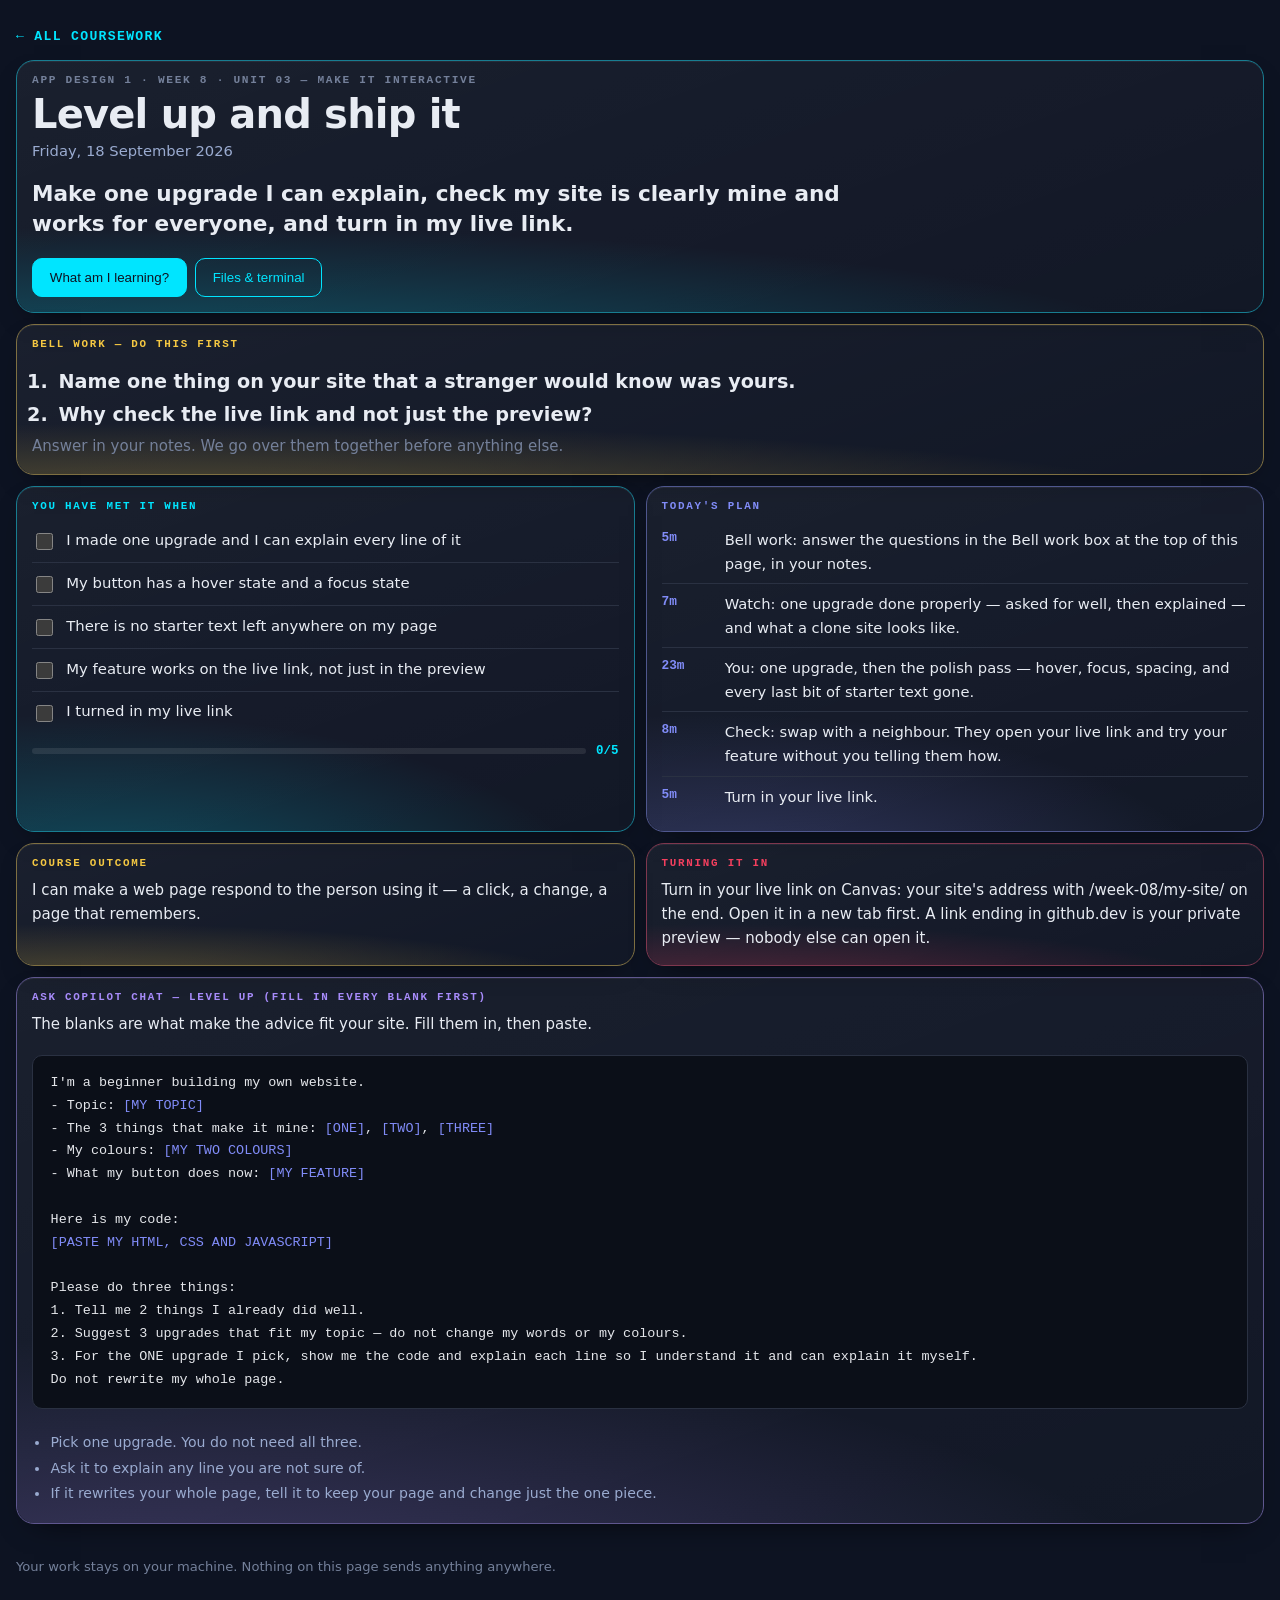
<file: week-08/day-4/index.html>
<!doctype html>
<html lang="en">
<head>
<meta charset="utf-8">
<meta name="viewport" content="width=device-width,initial-scale=1">
<title>Level up and ship it — App Design 1</title>
<meta name="color-scheme" content="dark">
<style>
:root{--acc:var(--ss-cyan,#00e5ff)}
*{box-sizing:border-box}
body{margin:0;background:var(--ss-void,#0d1322);color:var(--ss-bone,#e8ecf3);
  font:16px/1.6 var(--ss-body,"Inter",system-ui,sans-serif);padding:1.4rem 1rem 5rem}
.wrap{max-width:96rem;margin:0 auto}
a.back{display:inline-block;color:var(--acc);text-decoration:none;font:600 .82rem/1 var(--ss-mono,ui-monospace,monospace);
  letter-spacing:.1em;text-transform:uppercase;margin:0 0 1rem}

/* ── the grid: the dashboard's, verbatim in behaviour ───────────────────── */
.bento{display:grid;gap:11px;grid-template-columns:repeat(4,minmax(0,1fr));align-items:stretch}
.bento > *{grid-column:span 2}
.bento > .w1{grid-column:span 1}
.bento > .w4{grid-column:span 4}
/* Height-matching only helps when the tiles in a row are already close. On a phone
   two tiles share a row and one of them is a five-item plan — stretched, its short
   neighbour grew 729px of empty gradient. Ragged is correct at this size. */
@media (max-width:760px){.bento{grid-template-columns:repeat(6,minmax(0,1fr));gap:7px;align-items:start}
  .bento > *{grid-column:span 3} .bento > .w1{grid-column:span 3} .bento > .w4{grid-column:span 6}}
@media (min-width:1500px){.bento{grid-template-columns:repeat(8,minmax(0,1fr))}
  .bento > *{grid-column:span 2} .bento > .w1{grid-column:span 2} .bento > .w4{grid-column:span 8}
  /* the lab keeps six columns and the criteria ride alongside it, so the widest
     screen gains density rather than gaining empty space */
  .bento > .lab{grid-column:span 6} .bento > .lab + *{grid-column:span 2}
  /* The plan is five rows of prose next to two tiles of three lines each. Stretched
     into one row the short pair inflate into dead space, which looks worse than the
     raggedness it was fixing. So the plan takes a narrow column two rows tall and the
     other two stack beside it — the row fills, nothing is padded out to match. */
  .bento > .t-plan{grid-column:span 3;grid-row:span 2}
  .bento > .t-clo, .bento > .t-turn{grid-column:span 5}}

/* ── the tile ───────────────────────────────────────────────────────────── */
.tl{position:relative;overflow:hidden;border-radius:18px;padding:14px 15px 15px;display:flex;flex-direction:column;
  background:linear-gradient(160deg,rgba(255,255,255,.055),rgba(255,255,255,.02));
  border:1px solid color-mix(in srgb, var(--acc) 42%, var(--ss-border,#2a3142));
  box-shadow:0 1px 0 rgba(255,255,255,.06) inset,0 12px 30px -18px rgba(0,0,0,.9);
  transition:transform .16s var(--ss-ease,cubic-bezier(.2,.7,.3,1)),border-color .16s}
.tl::after{content:"";position:absolute;inset:0;pointer-events:none;border-radius:inherit;
  background:radial-gradient(125% 85% at 12% 122%, var(--acc) 0%, transparent 66%);opacity:.30}
.tl > *{position:relative;z-index:1}
.k{display:block;font:600 .68rem/1 var(--ss-mono,ui-monospace,monospace);letter-spacing:.16em;
  text-transform:uppercase;color:var(--acc);margin:0 0 .55rem}

/* hero */
.hero{--acc:var(--ss-cyan,#00e5ff)}
.hero .eyebrow{font:600 .7rem/1 var(--ss-mono,ui-monospace,monospace);letter-spacing:.15em;
  text-transform:uppercase;color:var(--ss-faint,#74809a)}
.hero h1{font-family:var(--ss-display,"Syne",system-ui,sans-serif);font-size:clamp(1.5rem,3.4vw,2.5rem);
  line-height:1.08;letter-spacing:-.02em;margin:.45rem 0 .2rem}
.hero .when{color:var(--ss-mist,#9aabd0);font-size:.92rem;margin:0 0 1rem}
.hero .slo{font-size:clamp(1.05rem,1.7vw,1.35rem);font-weight:600;line-height:1.42;margin:0;max-width:52rem}
.hero .row{display:flex;flex-wrap:wrap;gap:.5rem;margin-top:1.1rem}

button.b{cursor:pointer;font:600 .84rem/1 inherit;padding:.7rem 1.05rem;border-radius:10px;
  border:1px solid var(--acc);background:transparent;color:var(--acc);transition:background .15s,color .15s}
button.b:hover{background:var(--acc);color:var(--ss-void,#0d1322)}
button.b.solid{background:var(--acc);color:var(--ss-void,#0d1322)}
button.b.solid:hover{filter:brightness(1.12)}
a.b{display:inline-block;text-decoration:none}

/* success criteria */
.sc{list-style:none;margin:0;padding:0}
.sc li{border-bottom:1px solid var(--ss-border,#2a3142)}
.sc li:last-child{border-bottom:0}
.sc label{display:flex;gap:.65rem;align-items:flex-start;padding:.55rem 0;cursor:pointer;font-size:.93rem}
.sc input{margin-top:.28rem;width:1.05rem;height:1.05rem;accent-color:var(--acc);flex:none}
.sc input:checked + span{color:var(--ss-faint,#74809a);text-decoration:line-through}
.prog{display:flex;align-items:center;gap:.6rem;margin-top:.7rem}
.prog .bar{flex:1;height:6px;border-radius:99px;background:rgba(255,255,255,.09);overflow:hidden}
.prog .bar i{display:block;height:100%;width:0;background:var(--acc);transition:width .25s}
.prog b{font:700 .78rem/1 var(--ss-mono,ui-monospace,monospace);color:var(--acc)}

/* plan */
.plan{list-style:none;margin:0;padding:0}
.plan li{display:flex;gap:.75rem;padding:.5rem 0;border-bottom:1px solid var(--ss-border,#2a3142);font-size:.92rem}
.plan li:last-child{border-bottom:0}
.plan .m{flex:none;width:3.2rem;font:700 .8rem/1.55 var(--ss-mono,ui-monospace,monospace);color:var(--acc)}

/* generic tile text */
.tl p{margin:0 0 .7rem;font-size:.94rem}.tl p:last-child{margin:0}
.tl .big{font-size:1.02rem;line-height:1.5}

/* ── the lab ────────────────────────────────────────────────────────────── */
.lab{--acc:var(--ss-green,#3effa0)}
.lab .stage{background:rgba(0,0,0,.32);border:1px solid var(--ss-border,#2a3142);border-radius:12px;
  padding:16px;min-height:0;height:clamp(150px,20vh,190px);display:flex}
.lab .stage .fx{flex:1;display:flex;gap:10px;transition:all .28s var(--ss-ease,cubic-bezier(.2,.7,.3,1))}
.lab .box{background:color-mix(in srgb,var(--acc) 30%,transparent);border:1px solid var(--acc);
  border-radius:9px;padding:.7rem .9rem;font:700 .82rem/1.3 var(--ss-mono,ui-monospace,monospace);
  color:var(--ss-bone,#e8ecf3);display:grid;place-items:center;transition:all .28s}
.lab .box.b2{min-height:64px}.lab .box.b3{min-height:88px}
.ctrls{margin-top:.9rem;display:grid;gap:.7rem}
.ctrl .cn{font:600 .68rem/1 var(--ss-mono,ui-monospace,monospace);letter-spacing:.1em;text-transform:uppercase;
  color:var(--ss-faint,#74809a);margin-bottom:.35rem}
.seg{display:flex;flex-wrap:wrap;gap:.35rem}
.seg button{cursor:pointer;font:600 .78rem/1 var(--ss-mono,ui-monospace,monospace);padding:.45rem .7rem;
  border-radius:8px;border:1px solid var(--ss-border,#2a3142);background:transparent;color:var(--ss-mist,#9aabd0)}
.seg button[aria-pressed=true]{background:var(--acc);border-color:var(--acc);color:var(--ss-void,#0d1322)}
.readout{margin-top:.9rem;background:#0b0f18;border:1px solid var(--ss-border,#2a3142);border-radius:10px;
  padding:.8rem .9rem;font:.82rem/1.7 var(--ss-mono,ui-monospace,monospace);color:#cbd5e1;overflow-x:auto}
.readout .p{color:var(--ss-peri,#818cf8)}.readout .v{color:var(--ss-green,#3effa0)}
.axis{margin-top:.75rem;font-size:.87rem;color:var(--ss-mist,#9aabd0)}
.axis b{color:var(--acc)}
.slid{width:100%;accent-color:var(--acc)}

/* ── modal ──────────────────────────────────────────────────────────────── */
dialog{border:none;padding:0;background:transparent;max-width:min(46rem,94vw);width:100%}
dialog::backdrop{background:rgba(6,9,16,.74)}
.sheet{background:var(--ss-ink,#161d31);border:1px solid var(--ss-border,#2a3142);border-radius:18px;
  padding:1.4rem 1.5rem;color:var(--ss-bone,#e8ecf3);max-height:84vh;overflow:auto}
.sheet h3{font-family:var(--ss-display,"Syne",system-ui,sans-serif);font-size:1.25rem;margin:0 0 .8rem}
.sheet p{font-size:.98rem;margin:0 0 .9rem}
.sheet .x{position:sticky;top:0;float:right;cursor:pointer;background:transparent;border:1px solid var(--ss-border,#2a3142);
  color:var(--ss-mist,#9aabd0);border-radius:8px;font:600 .75rem/1 var(--ss-mono,ui-monospace,monospace);padding:.45rem .6rem}
.sheet img{width:100%;height:auto;border-radius:10px;border:1px solid var(--ss-border,#2a3142)}
pre.code{background:#0b0f18;border:1px solid var(--ss-border,#2a3142);border-radius:10px;padding:1rem 1.1rem;
  overflow-x:auto;font:.84rem/1.7 var(--ss-mono,ui-monospace,monospace);color:#e5e7eb;margin:.5rem 0;position:relative}
pre.code b{color:var(--ss-peri,#818cf8);font-weight:400}
.codewrap{position:relative}
.codewrap .cp{position:absolute;top:.55rem;right:.55rem;cursor:pointer;border:1px solid #3b4252;background:#1c2230;
  color:var(--ss-peri,#818cf8);font:600 .72rem/1 var(--ss-mono,ui-monospace,monospace);letter-spacing:.06em;
  text-transform:uppercase;padding:.42rem .65rem;border-radius:6px}
.codewrap .cp.ok{background:#064e3b;border-color:#10b981;color:#6ee7b7}
.files{list-style:none;margin:.5rem 0 0;padding:0}
.files li{padding:.5rem 0;border-top:1px solid var(--ss-border,#2a3142)}
.files a{color:var(--acc);font:600 .9rem/1.5 var(--ss-mono,ui-monospace,monospace);text-decoration:none}
.files span{display:block;color:var(--ss-faint,#74809a);font-size:.85rem;margin-top:.1rem}
.who{display:flex;gap:.7rem;flex-wrap:wrap;margin:0 0 .8rem}
.who label{flex:1 1 9rem;font:600 .7rem/1 var(--ss-mono,ui-monospace,monospace);letter-spacing:.08em;
  text-transform:uppercase;color:var(--ss-faint,#74809a)}
.who input{display:block;width:100%;margin-top:.35rem;padding:.55rem .65rem;font:inherit;color:var(--ss-bone,#e8ecf3);
  background:rgba(0,0,0,.3);border:1px solid var(--ss-border,#2a3142);border-radius:8px}
.who input:focus{outline:none;border-color:var(--acc)}
.hint{color:var(--ss-faint,#74809a);font-size:.85rem;margin:.6rem 0 0}
footer{max-width:96rem;margin:2rem auto 0;color:var(--ss-faint,#74809a);font-size:.82rem}

/* ── JavaScript labs ────────────────────────────────────────────────────────
   A JavaScript day has no box to push around; what it has is a console that talks back.
   So these labs carry a small console, styled like the real one, and every lab's readout
   is the exact code the student would type into script.js. */
.lab .jsrow{display:flex;flex-wrap:wrap;gap:.6rem;align-items:center;width:100%}
.lab .jsin{flex:1;min-width:10rem;padding:.65rem .8rem;border-radius:9px;border:1px solid var(--ss-border,#2a3142);
  background:rgba(0,0,0,.35);color:var(--ss-bone,#e8ecf3);font:.95rem var(--ss-mono,ui-monospace,monospace)}
.lab .jsin:focus{outline:none;border-color:var(--acc)}
.lab .demo{font:700 .95rem/1 inherit;background:var(--acc);color:#0d1322;border:2px solid var(--acc);
  border-radius:10px;padding:.75rem 1.2rem;cursor:pointer;transition:filter .15s,transform .1s}
.lab .demo:hover{filter:brightness(1.12)}.lab .demo:active{transform:translateY(2px)}
.lab .demo:focus-visible{outline:none;box-shadow:0 0 0 4px rgba(255,255,255,.35)}
.lab .val{font:700 clamp(1.3rem,3vw,2.1rem)/1.15 var(--ss-display,system-ui,sans-serif);color:var(--ss-bone,#e8ecf3)}
.lab .stage.col{flex-direction:column;align-items:flex-start;justify-content:center;gap:.8rem;height:auto;min-height:150px}
.devcon{margin-top:.8rem;background:#050810;border:1px solid var(--ss-border,#2a3142);border-radius:10px;
  min-height:4.6rem;max-height:9rem;overflow:auto;padding:.5rem .75rem;font:.8rem/1.6 var(--ss-mono,ui-monospace,monospace)}
.devcon .hd{color:var(--ss-faint,#74809a);font-size:.64rem;letter-spacing:.14em;text-transform:uppercase;margin-bottom:.25rem}
.devcon .ok{color:#e5e7eb}.devcon .ok::before{content:"› ";color:var(--ss-faint,#74809a)}
.devcon .err{color:#fca5a5;background:rgba(244,63,94,.12);border-radius:5px;padding:0 .35rem}

/* ── Bell work ──────────────────────────────────────────────────────────── */
.bellq{margin:.2rem 0 0;padding-left:1.4rem;font-size:clamp(1rem,1.5vw,1.2rem);font-weight:600;line-height:1.45}
.bellq li{margin:.35rem 0;padding-left:.25rem}

/* ── Ask Copilot Chat ───────────────────────────────────────────────────── */
.t-prompt pre.code{white-space:pre-wrap}
.t-prompt .rules{margin:.7rem 0 0;padding-left:1.15rem;font-size:.88rem;color:var(--ss-mist,#9aabd0)}
.t-prompt .rules li{margin:.2rem 0}
</style>
</head>
<body>
<div class="wrap">
  <a class="back" href="../../">&larr; All coursework</a>
  <div class="bento">
    <section class="tl hero w4">
      <div class="eyebrow">App Design 1 &middot; Week 8 &middot; Unit 03 — Make it interactive</div>
      <h1>Level up and ship it</h1>
      <p class="when">Friday, 18 September 2026</p>
      <p class="slo">Make one upgrade I can explain, check my site is clearly mine and works for everyone, and turn in my live link.</p>
      <div class="row">
        <button class="b solid" data-open="m-read" type="button">What am I learning?</button>
        
        <button class="b" data-open="m-files" type="button">Files &amp; terminal</button>
      </div>
    </section>
    <section class="tl w4 t-bell" style="--acc:var(--ss-gold,#f5c842)">
      <span class="k">Bell work — do this first</span>
      <ol class="bellq"><li>Name one thing on your site that a stranger would know was yours.</li><li>Why check the live link and not just the preview?</li></ol>
      <p class="hint">Answer in your notes. We go over them together before anything else.</p>
    </section>
    <section class="tl">
      <span class="k">You have met it when</span>
      <ul class="sc"><li><label><input type="checkbox" data-sc="0"><span>I made one upgrade and I can explain every line of it</span></label></li><li><label><input type="checkbox" data-sc="1"><span>My button has a hover state and a focus state</span></label></li><li><label><input type="checkbox" data-sc="2"><span>There is no starter text left anywhere on my page</span></label></li><li><label><input type="checkbox" data-sc="3"><span>My feature works on the live link, not just in the preview</span></label></li><li><label><input type="checkbox" data-sc="4"><span>I turned in my live link</span></label></li></ul>
      <div class="prog"><div class="bar"><i id="scbar"></i></div><b id="scnum">0/5</b></div>
    </section>
    <section class="tl t-plan" style="--acc:var(--ss-peri,#818cf8)">
      <span class="k">Today's plan</span>
      <ul class="plan"><li><span class="m">5m</span><span>Bell work: answer the questions in the Bell work box at the top of this page, in your notes.</span></li><li><span class="m">7m</span><span>Watch: one upgrade done properly — asked for well, then explained — and what a clone site looks like.</span></li><li><span class="m">23m</span><span>You: one upgrade, then the polish pass — hover, focus, spacing, and every last bit of starter text gone.</span></li><li><span class="m">8m</span><span>Check: swap with a neighbour. They open your live link and try your feature without you telling them how.</span></li><li><span class="m">5m</span><span>Turn in your live link.</span></li></ul>
    </section>
    <section class="tl t-clo" style="--acc:var(--ss-gold,#f5c842)">
      <span class="k">Course outcome</span><p>I can make a web page respond to the person using it — a click, a change, a page that remembers.</p>
    </section>
    <section class="tl t-turn" style="--acc:var(--ss-rose,#f43f5e)">
      <span class="k">Turning it in</span><p>Turn in your live link on Canvas: your site's address with /week-08/my-site/ on the end. Open it in a new tab first. A link ending in github.dev is your private preview — nobody else can open it.</p>
    </section>
    <section class="tl w4 t-prompt" style="--acc:var(--ss-violet,#a78bfa)">
      <span class="k">Ask Copilot Chat — level up (fill in every blank first)</span>
      <p>The blanks are what make the advice fit your site. Fill them in, then paste.</p>
      <div class="codewrap"><button class="cp" type="button">Copy</button><pre class="code">I'm a beginner building my own website.
- Topic: <b>[MY TOPIC]</b>
- The 3 things that make it mine: <b>[ONE]</b>, <b>[TWO]</b>, <b>[THREE]</b>
- My colours: <b>[MY TWO COLOURS]</b>
- What my button does now: <b>[MY FEATURE]</b>

Here is my code:
<b>[PASTE MY HTML, CSS AND JAVASCRIPT]</b>

Please do three things:
1. Tell me 2 things I already did well.
2. Suggest 3 upgrades that fit my topic — do not change my words or my colours.
3. For the ONE upgrade I pick, show me the code and explain each line so I understand it and can explain it myself.
Do not rewrite my whole page.</pre></div>
      <ul class="rules"><li>Pick one upgrade. You do not need all three.</li><li>Ask it to explain any line you are not sure of.</li><li>If it rewrites your whole page, tell it to keep your page and change just the one piece.</li></ul>
    </section>
  </div>
  <footer>Your work stays on your machine. Nothing on this page sends anything anywhere.</footer>
</div>

  <dialog id="m-read"><div class="sheet"><button class="x" data-close type="button">Close</button>
    <h3>What am I learning?</h3><p>Your site does something now. Today it gets better, and then it ships.</p><p>One upgrade, not five. A smarter message, an animation, a second button, a reset — pick the one that fits your topic best. Copilot Chat is there to help, and your job is to ask it the right questions: tell it exactly what you want, and ask it to explain anything you use so you can explain it too.</p><p>Then the polish pass, which is last week's CSS earning its place. Your button gets a hover and a focus state, so it looks clickable and keyboard users can see where they are. Your spacing sticks to three values. And every scrap of starter text goes — “Welcome to my site” on a live page means it is still the template.</p><p>Last, two things before you ship. Delete the console-panel line from index.html, so your live site shows only your page. Then the check that matters most: open your live link in a new tab. If it does not work for you there, it will not work for anyone.</p></div></dialog>

  

  <dialog id="m-files"><div class="sheet"><button class="x" data-close type="button">Close</button>
    <h3>Files &amp; terminal</h3>
    <p>Everything for this week is already in your week folder.</p>

    <h3 style="margin-top:1.3rem">Get the whole week — once</h3>
    <p>The whole week comes down in one go — all four days and the project you build in. Run this once, on Tuesday, in the terminal at the bottom of your Codespace.</p>
    <div class="codewrap"><button class="cp" type="button">Copy</button><pre class="code"><b># the whole week in one go — do this once</b>
npx degit coltonsharp-dev/ALA2627-ASD-Coursework/week-08 week-08
cd week-08/my-site
python -m http.server 8000</pre></div>
    <p>Wednesday to Friday there is nothing to pull. Your project is already in week-08/my-site — open it, start the preview with the last line, and keep going.</p>
    <p class="hint">Terminal not co-operating? The Week 8 page has a Download button for the same project. Use it and keep going — do not lose a period to a command.</p>
  </div></dialog>
<script>
var NL = String.fromCharCode(10);
var RC = null;

/* modals */
document.querySelectorAll("[data-open]").forEach(function(b){
  b.addEventListener("click", function(){
    var d = document.getElementById(b.getAttribute("data-open"));
    if (d && d.showModal) d.showModal();
  });
});
document.querySelectorAll("[data-close]").forEach(function(b){
  b.addEventListener("click", function(){ b.closest("dialog").close(); });
});
document.querySelectorAll("dialog").forEach(function(d){
  d.addEventListener("click", function(e){ if (e.target === d) d.close(); });
});

/* success criteria progress */
var scBoxes = [].slice.call(document.querySelectorAll("input[data-sc]"));
var scBar = document.getElementById("scbar"), scNum = document.getElementById("scnum");
function scSync(){
  var n = scBoxes.filter(function(b){ return b.checked; }).length;
  if (scBar) scBar.style.width = (scBoxes.length ? (n / scBoxes.length) * 100 : 0) + "%";
  if (scNum) scNum.textContent = n + "/" + scBoxes.length;
}
scBoxes.forEach(function(b){ b.addEventListener("change", scSync); });
scSync();

/* copy buttons */
document.querySelectorAll(".codewrap .cp").forEach(function(b){
  b.addEventListener("click", function(){
    var t = b.parentElement.querySelector("pre").innerText;
    function done(){ b.textContent = "Copied"; b.classList.add("ok");
      setTimeout(function(){ b.textContent = "Copy"; b.classList.remove("ok"); }, 1600); }
    function fb(){ var r = document.createRange(); r.selectNodeContents(b.parentElement.querySelector("pre"));
      var s = getSelection(); s.removeAllRanges(); s.addRange(r); b.textContent = "Press Ctrl+C";
      setTimeout(function(){ b.textContent = "Copy"; }, 2200); }
    if (navigator.clipboard) navigator.clipboard.writeText(t).then(done, fb); else fb();
  });
});

/* ---- labs ---- */
var fx = document.getElementById("fx"), ro = document.getElementById("ro"), axis = document.getElementById("axis");
var state = {};
function segWire(onChange){
  document.querySelectorAll(".seg").forEach(function(seg){
    var prop = seg.getAttribute("data-prop");
    var pressed = seg.querySelector("[aria-pressed=true]");
    state[prop] = pressed ? pressed.getAttribute("data-v") : null;
    seg.querySelectorAll("button").forEach(function(btn){
      btn.addEventListener("click", function(){
        seg.querySelectorAll("button").forEach(function(o){ o.setAttribute("aria-pressed", "false"); });
        btn.setAttribute("aria-pressed", "true");
        state[prop] = btn.getAttribute("data-v");
        onChange();
      });
    });
  });
  onChange();
}
function css(rules){
  return rules.map(function(r){
    return '<span class="p">' + r[0] + '</span>: <span class="v">' + r[1] + '</span>;';
  }).join("<br>");
}

if (fx && document.querySelector('.seg[data-prop="flex-direction"]')) {
  segWire(function(){
    fx.style.flexDirection  = state["flex-direction"];
    fx.style.justifyContent = state["justify-content"];
    fx.style.alignItems     = state["align-items"];
    ro.innerHTML = ".cards {<br>&nbsp;&nbsp;" + css([
      ["display","flex"],["flex-direction",state["flex-direction"]],
      ["justify-content",state["justify-content"]],["align-items",state["align-items"]]
    ]).split("<br>").join("<br>&nbsp;&nbsp;") + "<br>}";
    var col = state["flex-direction"] === "column";
    axis.innerHTML = col
      ? "Direction is <b>column</b>, so the main axis runs <b>down</b>. justify-content is now moving things <b>vertically</b> and align-items is moving them <b>across</b>. They swapped."
      : "Direction is <b>row</b>, so the main axis runs <b>across</b>. justify-content moves things <b>horizontally</b>, align-items moves them <b>vertically</b>.";
  });
}

if (fx && document.querySelector('.seg[data-prop="tool"]')) {
  var b1 = document.getElementById("sb1"), b2 = document.getElementById("sb2"), b3 = document.getElementById("sb3");
  segWire(function(){
    var n = state["size"] + "px", tool = state["tool"];
    fx.style.gap = tool === "gap" ? n : "0px";
    [b1,b2,b3].forEach(function(b){
      b.style.padding = tool === "padding" ? n : "0.7rem 0.9rem";
      b.style.margin  = tool === "margin"  ? n : "0px";
    });
    ro.innerHTML = tool === "gap"
      ? ".cards {<br>&nbsp;&nbsp;" + css([["display","flex"],["gap",n]]).split("<br>").join("<br>&nbsp;&nbsp;") + "<br>}"
      : ".card {<br>&nbsp;&nbsp;" + css([[tool,n]]) + "<br>}";
    axis.innerHTML = tool === "gap"
      ? "<b>gap</b> sits between the boxes and adds nothing to the outside edges. It only works because the parent is a flex container."
      : tool === "padding"
        ? "<b>padding</b> is inside each box, so the boxes grow. The space between them has not changed."
        : "<b>margin</b> is outside each box, so it pushes the neighbours away &mdash; and it also pushes against the container edge, which gap does not.";
  });
}

if (document.getElementById("dbtn")) {
  var ro2 = document.getElementById("ro");
  ro2.innerHTML = ".btn:hover&nbsp;&nbsp;&nbsp;&nbsp;{ " + '<span class="p">filter</span>: <span class="v">brightness(1.15)</span>;' + " }<br>" +
    ".btn:focus-visible { " + '<span class="p">box-shadow</span>: <span class="v">0 0 0 4px</span>;' + " }<br>" +
    ".btn:active&nbsp;&nbsp;&nbsp;{ " + '<span class="p">transform</span>: <span class="v">translateY(2px)</span>;' + " }";
}

/* ---- JavaScript labs ---- */
function escH(t){ return String(t).split("&").join("&amp;").split("<").join("&lt;").split(">").join("&gt;"); }
var cout = document.getElementById("cout");
function logLine(text, bad){
  if (!cout) return;
  var row = document.createElement("div"); row.className = bad ? "err" : "ok"; row.textContent = text;
  cout.appendChild(row); cout.scrollTop = cout.scrollHeight;
}

if (document.querySelector('[data-lab="console"]')) {
  var cin = document.getElementById("cin");
  var cline = function(){
    var msg = cin.value;
    return state["quotes"] === "forgot" ? "console.log(" + msg + ");" : 'console.log("' + msg + '");';
  };
  segWire(function(){ ro.innerHTML = '<span class="p">// script.js</span><br>' + escH(cline()); });
  cin.addEventListener("input", function(){ ro.innerHTML = '<span class="p">// script.js</span><br>' + escH(cline()); });
  document.getElementById("crun").addEventListener("click", function(){
    var msg = cin.value;
    if (state["quotes"] === "forgot") {
      /* the real browser error, not a made-up one: one word is a name nobody defined;
         several words are not even valid code, so the browser stops before running it */
      var parts = msg.trim().split(" ").filter(function(w){ return w.length; });
      if (parts.length > 1) {
        logLine("Uncaught SyntaxError: missing ) after argument list", true);
        axis.innerHTML = "Red. Without quotes, JavaScript reads <b>" + escH(parts[0]) + " " + escH(parts[1]) + "</b> as code, and that is not valid code &mdash; so nothing in the file runs. Quotes mean <b>this is text</b>.";
      } else {
        var word = parts[0] || "message";
        logLine("Uncaught ReferenceError: " + word + " is not defined", true);
        axis.innerHTML = "Red. Without quotes JavaScript thinks <b>" + escH(word) + "</b> is the name of something, and nothing has that name. Quotes mean <b>this is text</b>.";
      }
    } else {
      logLine(msg, false);
      axis.innerHTML = "It printed. That is JavaScript talking back to you &mdash; every day this week starts here.";
    }
  });
}

if (document.querySelector('[data-lab="click"]')) {
  var kb = document.getElementById("cbtn"), kt = document.getElementById("ctext");
  var kcol = ["#3effa0", "#f5c842", "#818cf8", "#f43f5e"], kci = 0, kev = null;
  var kdo = function(){
    var d = state["does"];
    if (d === "log") logLine("The button was used (" + state["event"] + ")", false);
    if (d === "text") kt.textContent = "You did it. The page changed.";
    if (d === "colour") { kci = (kci + 1) % kcol.length; kb.style.background = kcol[kci]; kb.style.borderColor = kcol[kci]; }
  };
  segWire(function(){
    if (kev) kb.removeEventListener(kev, kdo);
    kev = state["event"]; kb.addEventListener(kev, kdo);
    kt.textContent = "Nothing has happened yet."; kb.style.background = ""; kb.style.borderColor = "";
    var inner = state["does"] === "log" ? 'console.log("The button was used");'
      : state["does"] === "text" ? 'output.textContent = "You did it. The page changed.";'
      : 'button.style.background = "gold";';
    var lines = ['const button = document.querySelector("#action");'];
    if (state["does"] === "text") lines.push('const output = document.querySelector("#output");');
    lines.push("");
    lines.push('button.addEventListener("' + kev + '", function () {');
    ro.innerHTML = lines.map(escH).join("<br>") + "<br>&nbsp;&nbsp;" + escH(inner) + "<br>" + escH("});");
    axis.innerHTML = kev === "click" ? "<b>click</b> runs the function once the button is pressed and let go."
      : kev === "dblclick" ? "<b>dblclick</b> needs two quick clicks. Try one click &mdash; nothing happens now."
      : "<b>mouseenter</b> runs the moment the pointer arrives. No click at all.";
  });
}

if (document.querySelector('[data-lab="state"]')) {
  var sb = document.getElementById("sbtn"), sv = document.getElementById("sval");
  var count = 0, isOn = false, spot = 0, msgs = ["Go team!", "Practice starts at 3", "Big game Friday"];
  var sdraw = function(){
    var f = state["feature"], code = [];
    if (f === "counter") { sv.textContent = String(count); sb.textContent = "Add one";
      code = ["let count = " + count + ";", "", "function addOne() {", "  count = count + 1;", "  output.textContent = count;", "}", "", 'button.addEventListener("click", addOne);']; }
    if (f === "toggle") { sv.textContent = isOn ? "ON" : "OFF"; sb.textContent = "Switch";
      code = ["let isOn = " + isOn + ";", "", "function flip() {", "  isOn = !isOn;", '  output.textContent = isOn ? "ON" : "OFF";', "}", "", 'button.addEventListener("click", flip);']; }
    if (f === "messages") { sv.textContent = msgs[spot]; sb.textContent = "Next";
      code = ['let messages = ["Go team!", "Practice starts at 3", "Big game Friday"];', "let spot = " + spot + ";", "", "function next() {", "  spot = (spot + 1) % messages.length;", "  output.textContent = messages[spot];", "}", "", 'button.addEventListener("click", next);']; }
    ro.innerHTML = code.map(function(l){ return escH(l).split("  ").join("&nbsp;&nbsp;"); }).join("<br>");
  };
  sb.addEventListener("click", function(){
    var f = state["feature"];
    if (f === "counter") count = count + 1;
    if (f === "toggle") isOn = !isOn;
    if (f === "messages") spot = (spot + 1) % msgs.length;
    sdraw();
    axis.innerHTML = "Look at the first line: the value changed. <b>That is a variable</b> &mdash; the page remembering something between clicks.";
  });
  segWire(sdraw);
}

/* receipt */
var rcGo = document.getElementById("rc-go");
if (rcGo) rcGo.addEventListener("click", function(){
  var name = (document.getElementById("rc-name").value || "").trim();
  var period = (document.getElementById("rc-period").value || "").trim();
  var msg = document.getElementById("rc-msg");
  if (!name) { msg.textContent = "Put your name in first — the receipt is no use without it."; return; }
  var boxes = [].slice.call(document.querySelectorAll("input[data-rc]"));
  var items = boxes.map(function(b){
    return { done: b.checked, text: b.parentElement.querySelector("span").textContent.trim() };
  });
  var doneN = items.filter(function(i){ return i.done; }).length;
  var L = [];
  L.push("RECEIPT — " + RC.course);
  L.push(RC.title);
  L.push("Week " + RC.week + " · Day " + RC.day + " · " + RC.date);
  L.push("");
  L.push("Name:      " + name);
  L.push("Period:    " + (period || "not given"));
  L.push("Finished:  " + new Date().toLocaleString());
  L.push("Completed: " + doneN + " of " + items.length);
  L.push("");
  L.push("WHAT I DID");
  items.forEach(function(i, n){ L.push("  [" + (i.done ? "x" : " ") + "] " + (n + 1) + ". " + i.text); });
  L.push("");
  var basis = name + "|" + period + "|" + RC.day + "|" + items.map(function(i){ return i.done ? 1 : 0; }).join("");
  var h = 0; for (var k = 0; k < basis.length; k++) { h = ((h << 5) - h + basis.charCodeAt(k)) | 0; }
  L.push("check: " + (h >>> 0).toString(36).toUpperCase());
  L.push("(If this line is edited it will not match the answers above.)");
  var a = document.createElement("a");
  a.href = URL.createObjectURL(new Blob([L.join(NL)], { type: "text/plain" }));
  a.download = RC.file + "-" + name.toLowerCase().replace(/[^a-z0-9]+/g, "-").replace(/^-|-$/g, "") + ".txt";
  document.body.appendChild(a); a.click(); a.remove();
  msg.textContent = "Downloaded. Upload that file to the assignment.";
});
</script>
</body>
</html>
</file>
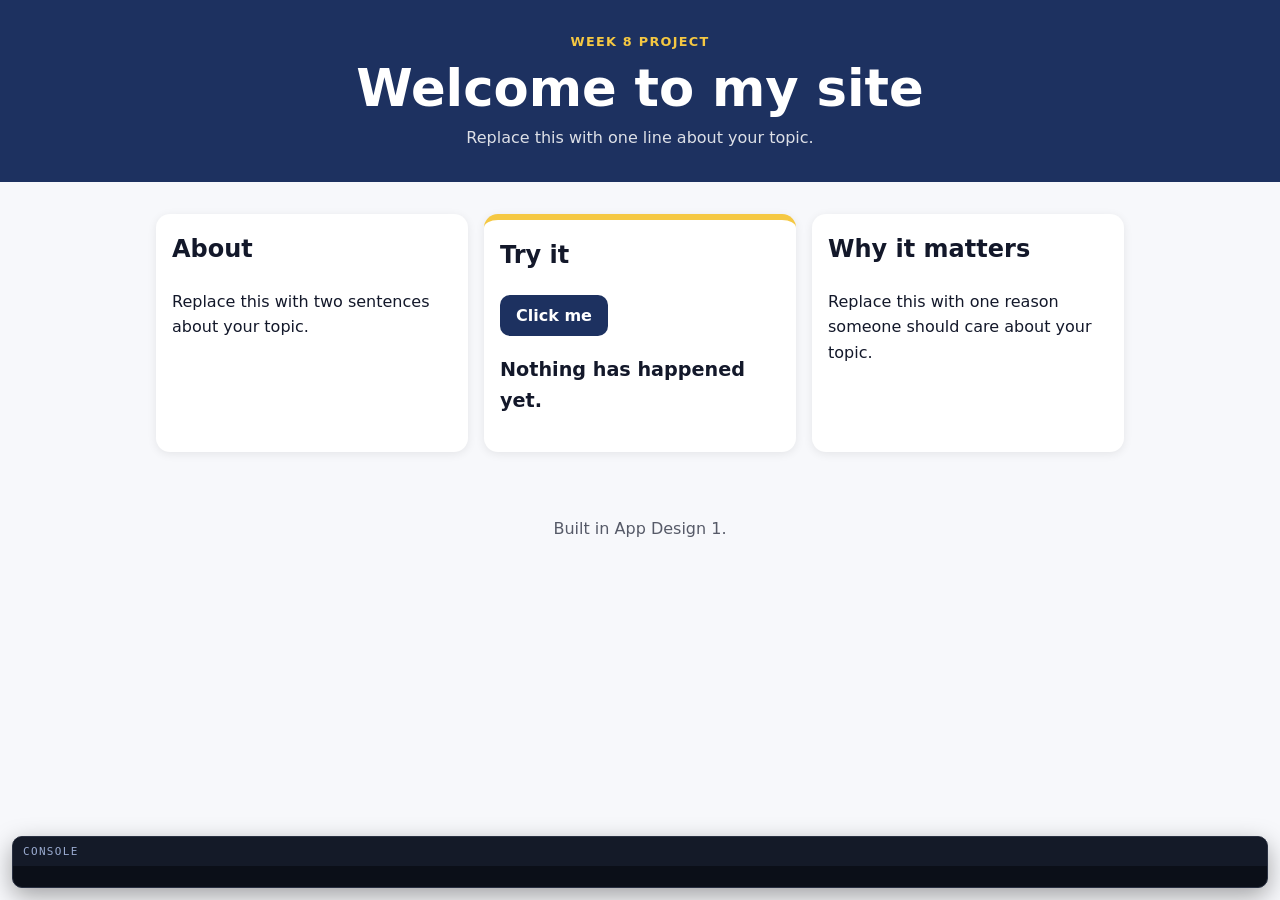
<file: week-08/my-site/index.html>
<!doctype html>
<html lang="en">
<head>
  <meta charset="utf-8">
  <meta name="viewport" content="width=device-width, initial-scale=1">
  <!-- DAY 1 · TODO 1: change the title to your topic -->
  <title>My Site</title>
  <link rel="stylesheet" href="styles.css">
  <!-- The console panel: shows console.log messages and errors at the bottom of the page,
       because school Chromebooks block the browser's own console.
       DAY 4: delete this one line before you ship, so your live site shows only your page. -->
  <script src="console-panel.js" defer></script>
  <!-- This line connects your JavaScript. "defer" means: wait until the page has loaded, then run it. Do not delete it. -->
  <script src="script.js" defer></script>
</head>
<body>
  <!--
    MY CONTRACT FOR THE WEEK  (DAY 1 · TODO 2 — fill in all four, then save)
    My topic:
    My colours:
    My headline:
    The one thing only my site does:
  -->

  <header class="top">
    <p class="kicker">Week 8 project</p>
    <!-- DAY 1 · TODO 3: your headline, in your own words -->
    <h1>Welcome to my site</h1>
    <!-- DAY 1 · TODO 4: one line that tells a stranger what this page is about -->
    <p class="tagline">Replace this with one line about your topic.</p>
  </header>

  <main class="cards">
    <section class="card">
      <h2>About</h2>
      <p>Replace this with two sentences about your topic.</p>
    </section>

    <section class="card feature">
      <h2>Try it</h2>
      <!-- DAY 2: this is your button. Its id, "action", is how JavaScript finds it. -->
      <button id="action" type="button">Click me</button>
      <!-- DAY 2: JavaScript writes into this paragraph. Its id is "output". -->
      <p id="output">Nothing has happened yet.</p>
    </section>

    <section class="card">
      <h2>Why it matters</h2>
      <p>Replace this with one reason someone should care about your topic.</p>
    </section>
  </main>

  <footer class="bottom">
    <p>Built in App Design 1.</p>
  </footer>
</body>
</html>
</file>
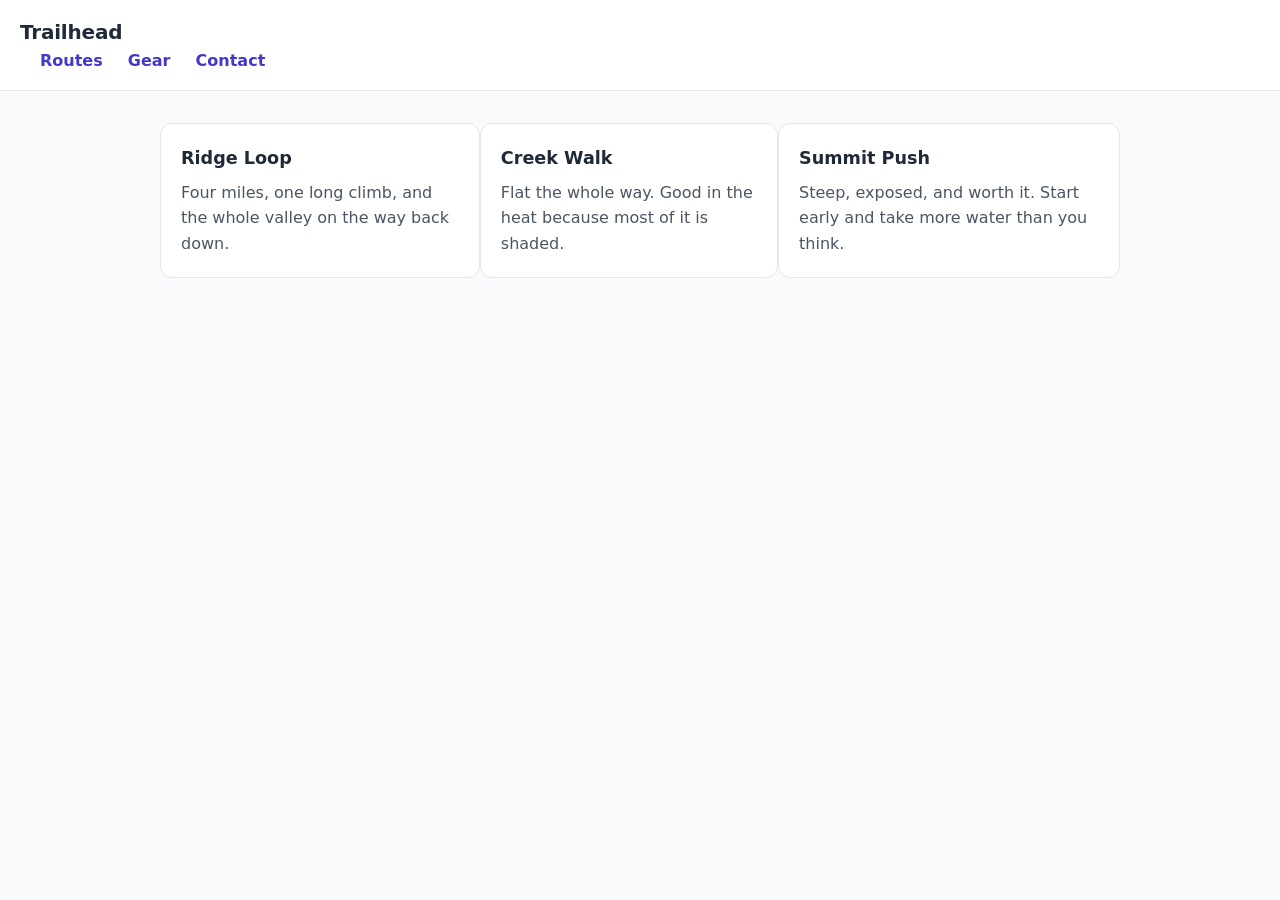
<file: day-24/starter.html>
<!doctype html>
<html lang="en">
<head>
  <meta charset="utf-8">
  <meta name="viewport" content="width=device-width,initial-scale=1">
  <title>Trailhead — starter</title>
  <link rel="stylesheet" href="styles.css">
</head>
<body>

  <!-- Do not change this HTML. Everything you need to do happens in styles.css. -->

  <header class="site-header">
    <div class="logo">Trailhead</div>
    <nav class="nav">
      <a href="#">Routes</a>
      <a href="#">Gear</a>
      <a href="#">Contact</a>
    </nav>
  </header>

  <main>
    <section class="cards">
      <article class="card">
        <h2>Ridge Loop</h2>
        <p>Four miles, one long climb, and the whole valley on the way back down.</p>
      </article>
      <article class="card">
        <h2>Creek Walk</h2>
        <p>Flat the whole way. Good in the heat because most of it is shaded.</p>
      </article>
      <article class="card">
        <h2>Summit Push</h2>
        <p>Steep, exposed, and worth it. Start early and take more water than you think.</p>
      </article>
    </section>
  </main>

</body>
</html>
</file>
<file: styles.css>
:root {
  --ink: #172b2a;
  --muted: #58716d;
  --accent: #447e36;
  --hot: #e96948;
  --mint: #cfe9dc;
  --cream: #f2efe6;
  --glass: rgba(255, 255, 255, 0.4);
  --line: rgba(23, 43, 42, 0.15);
  --display: "Doto", "Trebuchet MS", sans-serif;
  --body: "Doto", "Segoe UI", sans-serif;
}

*,
*::before,
*::after {
  box-sizing: border-box;
}

html {
  scroll-behavior: smooth;
}

body {
  margin: 0;
  min-width: 320px;
  background: var(--mint);
  background-image: linear-gradient(135deg, rgba(255, 255, 255, .25) 25%, transparent 25%), linear-gradient(315deg, rgba(255, 255, 255, .14) 25%, transparent 25%), radial-gradient(circle at 15% 10%, rgba(255, 255, 255, .75), transparent 28rem), radial-gradient(circle at 95% 70%, rgba(233, 105, 72, .17), transparent 30rem);
  background-size: 52px 52px, 52px 52px, auto, auto;
  color: var(--hot);
  font: 1rem/1.6 var(--body);
}

a {
  color: inherit;
  text-underline-offset: 4px;
}

.site-header,
main,
footer {
  width: min(1120px, calc(100% - 3rem));
  margin: auto;
}

.site-header {
  display: flex;
  align-items: center;
  justify-content: space-between;
  padding: 1.5rem 0;
}

.logo {
  color: var(--ink);
  font: 700 .78rem/1 var(--body);
  letter-spacing: .08em;
  text-decoration: none;
  text-transform: uppercase;
}

.logo span {
  display: inline-grid;
  place-items: center;
  width: 2rem;
  height: 2rem;
  margin-right: .45rem;
  border: 1px solid var(--ink);
  border-radius: 50%;
  font-size: .65rem;
}

nav {
  display: flex;
  align-items: center;
  gap: 2rem;
  font-size: .82rem;
}

.signal-toggle {
  padding: .25rem .1rem;
  border: 0;
  background: transparent;
  color: var(--muted);
  cursor: pointer;
  font: inherit;
  font-size: .82rem;
}

.signal-toggle:first-letter {
  color: var(--hot);
}

.signal-toggle[aria-pressed="true"] {
  color: var(--ink);
}

nav a {
  text-decoration: none;
}

nav a:not(.nav-contact) {
  color: var(--muted);
}

.nav-contact {
  padding: .65rem .9rem;
  border: 1px solid var(--line);
  border-radius: 99px;
  background: rgba(255, 255, 255, .24);
}

.hero {
  position: relative;
  display: grid;
  grid-template-columns: 1fr 270px;
  align-items: end;
  min-height: 610px;
  padding: 7rem 4vw 8rem;
  overflow: hidden;
  isolation: isolate;
}

.hero-copy {
  position: relative;
  z-index: 1;
  max-width: 700px;
}

.eyebrow {
  margin: 0 0 1.4rem;
  color: var(--muted);
  font-size: .7rem;
  font-weight: 700;
  letter-spacing: .13em;
  text-transform: uppercase;
}

.status-dot {
  display: inline-block;
  width: .5rem;
  height: .5rem;
  margin-right: .5rem;
  border-radius: 50%;
  background: var(--accent);
  box-shadow: 0 0 0 .25rem rgba(81, 158, 62, 0.16);
}

h1,
h2,
h3,
p {
  margin-top: 0;
}

h1,
h2 {
  font-family: var(--display);
  font-weight: 400;
  letter-spacing: -.06em;
}

h1 {
  margin-bottom: 1.6rem;
  font-size: clamp(5rem, 13vw, 10.5rem);
  line-height: .78;
}

h1 em,
h2 em {
  color: var(--accent);
  font-style: italic;
}

.hero-intro {
  max-width: 34rem;
  margin-bottom: 2rem;
  color: var(--muted);
  font-size: 1.1rem;
}

.hero-actions {
  display: flex;
  align-items: center;
  gap: 1.5rem;
}

.button {
  display: inline-flex;
  align-items: center;
  gap: 1.3rem;
  padding: .9rem 1.2rem;
  border-radius: 99px;
  font-size: .85rem;
  font-weight: 700;
  text-decoration: none;
  transition: transform .2s ease, box-shadow .2s ease;
}

.button:hover,
.project-card:hover {
  transform: translateY(-4px);
}

.button-primary {
  background: var(--ink);
  color: var(--cream);
  box-shadow: 0 10px 25px rgba(23, 43, 42, .16);
}

.text-link {
  color: var(--ink);
  font-size: .85rem;
  font-weight: 700;
  text-decoration: none;
}

.text-link span,
.card-link span {
  color: var(--accent);
}

.glass-panel {
  border: 1px solid rgba(255, 255, 255, .65);
  background: var(--glass);
  box-shadow: 0 20px 70px rgba(50, 91, 80, .12), inset 0 1px rgba(255, 255, 255, .75);
  backdrop-filter: blur(18px);
}

.hero-note {
  position: relative;
  z-index: 1;
  align-self: center;
  padding: 1.4rem;
  border-radius: 4px;
  transform: rotate(5deg);
}

.note-label {
  display: block;
  margin-bottom: 3rem;
  color: var(--muted);
  font-size: .68rem;
  letter-spacing: .1em;
  text-transform: uppercase;
}

.hero-note strong {
  font: 1.5rem/1.05 var(--display);
}

.note-mark {
  display: block;
  margin-top: 2rem;
  color: var(--accent);
  font-size: 2rem;
}

.hero-orbit {
  position: absolute;
  right: 13%;
  top: 18%;
  width: 360px;
  height: 360px;
  border: 1px solid rgba(23, 43, 42, .13);
  border-radius: 50%;
}

.hero-orbit::before,
.hero-orbit::after {
  content: "";
  position: absolute;
  border: 1px solid rgba(23, 43, 42, .1);
  border-radius: 50%;
}

.hero-orbit::before {
  inset: 12%;
}

.hero-orbit::after {
  inset: 24%;
}

.hero-orbit span {
  position: absolute;
  top: 4%;
  left: 52%;
  width: 1rem;
  height: 1rem;
  border-radius: 50%;
  background: var(--hot);
  box-shadow: 0 0 0 .5rem rgba(233, 105, 72, .18);
  animation: orbit-pulse 4s ease-in-out infinite;
}

.poly-shard {
  position: absolute;
  z-index: -1;
  opacity: .58;
  filter: drop-shadow(12px 18px 14px rgba(23, 43, 42, .1));
  animation: shard-drift 9s ease-in-out infinite;
}

.poly-shard-one {
  right: 3%;
  top: 8%;
  width: 180px;
  height: 230px;
  background: linear-gradient(145deg, #f2efe6 0 38%, #9ecdb4 38% 67%, #6c9b88 67%);
  clip-path: polygon(50% 0, 100% 25%, 76% 100%, 13% 80%, 0 28%);
}

.poly-shard-two {
  right: 31%;
  bottom: 10%;
  width: 110px;
  height: 130px;
  background: linear-gradient(35deg, var(--hot) 0 32%, #f4b06f 32% 62%, #cfe9dc 62%);
  clip-path: polygon(0 16%, 72% 0, 100% 65%, 37% 100%);
  animation-delay: -3s;
}

.poly-shard-three {
  left: 33%;
  top: 13%;
  width: 52px;
  height: 65px;
  background: var(--accent);
  clip-path: polygon(50% 0, 100% 70%, 18% 100%, 0 25%);
  animation-delay: -6s;
}

.signal-active .poly-shard {
  animation-duration: 4s;
  opacity: .82;
}

.game-portal {
  width: min(1120px, calc(100% - 3rem));
  margin: 0 auto 6rem;
  padding: 0 4vw;
}

.game-shell {
  position: relative;
  padding: 1.25rem;
}

.pong-panel {
  position: relative;
  padding: 1.25rem 1.25rem 1rem;
  border: 1px solid rgba(23, 43, 42, .12);
  border-radius: 18px;
  background: rgba(255, 255, 255, .22);
  box-shadow: 0 20px 60px rgba(50, 91, 80, .08);
}

.powerup-marketplace {
  position: absolute;
  inset: 1.25rem 1.25rem 4.4rem;
  z-index: 2;
  display: flex;
  align-items: center;
  justify-content: center;
  background: rgba(11, 15, 22, .66);
  border-radius: 14px;
  backdrop-filter: blur(4px);
  transition: opacity .2s ease, visibility .2s ease;
}

.powerup-marketplace.hidden {
  opacity: 0;
  visibility: hidden;
  pointer-events: none;
}

.market-panel {
  display: flex;
  width: min(90%, 760px);
  min-height: 260px;
  border: 1px solid rgba(255, 255, 255, .16);
  border-radius: 18px;
  background: rgba(9, 14, 20, .78);
  box-shadow: 0 22px 60px rgba(0, 0, 0, .3);
}

.market-side {
  flex: 1;
  padding: 1.5rem 1.2rem;
}

.right-side {
  border-left: 1px solid rgba(255, 255, 255, .12);
}

.market-label {
  margin: 0 0 1rem;
  color: rgba(255, 255, 255, .75);
  font-size: .72rem;
  font-weight: 700;
  letter-spacing: .12em;
  text-transform: uppercase;
}

.powerup-list {
  display: grid;
  gap: .75rem;
}

.powerup-option {
  width: 100%;
  border: 1px solid rgba(255, 255, 255, .18);
  border-radius: 12px;
  background: rgba(255, 255, 255, .04);
  color: #f5f7fb;
  overflow: hidden;
  transition: transform .15s ease, border-color .15s ease, background .15s ease;
}

.powerup-option summary {
  display: flex;
  align-items: center;
  justify-content: space-between;
  gap: .75rem;
  padding: .9rem .8rem;
  list-style: none;
  cursor: pointer;
  font: 600 .92rem/1.3 var(--body);
  text-align: left;
}

.powerup-option summary::-webkit-details-marker {
  display: none;
}

.powerup-option summary::after {
  content: '▾';
  font-size: .9rem;
  opacity: .7;
  transition: transform .15s ease;
}

.powerup-option[open]>summary::after {
  transform: rotate(180deg);
}

.powerup-option .powerup-description {
  padding: 0 .9rem .9rem;
  color: rgba(245, 247, 251, .8);
  font: 500 .8rem/1.5 var(--body);
}

.powerup-option summary:hover,
.powerup-option summary:focus-visible {
  background: rgba(255, 255, 255, .08);
}

.powerup-option.selected {
  border-color: rgba(255, 179, 71, .9);
  background: rgba(233, 105, 72, .18);
  box-shadow: inset 0 0 0 1px rgba(255, 179, 71, .35);
}

.pong-header {
  display: flex;
  align-items: end;
  justify-content: space-between;
  gap: 1rem;
  margin-bottom: .8rem;
}

.pong-header h3 {
  margin: 0;
  font: 2.2rem/1 var(--display);
}

.scoreboard {
  display: flex;
  align-items: center;
  gap: .7rem;
  padding: .45rem .8rem;
  border: 1px solid rgba(255, 255, 255, .12);
  border-radius: 12px;
  background: rgba(11, 17, 23, .9);
  color: var(--hot);
  font: 700 2.2rem var(--display);
  box-shadow: inset 0 0 0 1px rgba(255, 255, 255, .04);
}

.scoreboard #score-left,
.scoreboard #score-right {
  color: var(--hot);
  font: 700 2.2rem var(--display);
}

.score-divider {
  opacity: .7;
  color: var(--hot);
}

.hack-bar-row {
  display: grid;
  grid-template-columns: 1fr 1fr;
  gap: .75rem;
  margin: 0 0 .8rem;
}

.hack-bar {
  position: relative;
  height: 10px;
  border: 1px solid rgba(255, 255, 255, .2);
  border-radius: 999px;
  background: rgba(255, 255, 255, .06);
  overflow: hidden;
  opacity: 0;
  transition: opacity .2s ease;
}

.hack-bar-fill {
  position: absolute;
  inset: 0 auto 0 0;
  width: 0;
  border-radius: inherit;
  background: linear-gradient(90deg, #fbbf24, #ef4444, #7c3aed);
  box-shadow: 0 0 14px rgba(239, 68, 68, .6);
  transition: width .12s linear;
}

#pong-canvas {
  display: block;
  width: 100%;
  max-width: 900px;
  height: auto;
  margin: 0 auto;
  border: 1px solid rgba(23, 43, 42, .15);
  border-radius: 12px;
  background: linear-gradient(180deg, rgba(23, 43, 42, .96), rgba(28, 52, 44, .9));
  transition: filter .2s ease;
}

.pong-footer {
  display: flex;
  align-items: center;
  justify-content: space-between;
  gap: 1rem;
  margin-top: .9rem;
  color: var(--muted);
  font-size: .75rem;
  font-weight: 700;
  letter-spacing: .08em;
  text-transform: uppercase;
}

.abort-button {
  padding: .7rem 1.2rem;
  border: none;
  border-radius: 999px;
  background: linear-gradient(135deg, var(--hot), #c85132);
  color: white;
  font: 700 .8rem var(--body);
  letter-spacing: .04em;
  text-transform: uppercase;
  cursor: pointer;
}

.game-message {
  margin: 1rem 0 0;
  color: var(--muted);
  font-size: .92rem;
  line-height: 1.6;
}

@keyframes orbit-pulse {

  0%,
  100% {
    transform: scale(1);
  }

  50% {
    transform: scale(1.35);
  }
}

@keyframes shard-drift {

  0%,
  100% {
    transform: translate3d(0, 0, 0) rotate(0);
  }

  50% {
    transform: translate3d(0, -14px, 0) rotate(5deg);
  }
}

.section-grid {
  display: grid;
  grid-template-columns: 1fr 1fr;
  gap: 7rem;
  padding: 8rem 4vw;
  border-top: 1px solid var(--line);
}

h2 {
  margin-bottom: 2rem;
  font-size: clamp(2.8rem, 5vw, 5.2rem);
  line-height: .9;
}

.about-copy {
  align-self: end;
  max-width: 33rem;
  color: var(--muted);
}

.lead {
  color: var(--ink);
  font: 1.4rem/1.25 var(--display);
}

.skill-list {
  display: flex;
  flex-wrap: wrap;
  gap: .6rem;
  margin-top: 2rem;
}

.skill-list span {
  padding: .45rem .75rem;
  border: 1px solid var(--line);
  border-radius: 99px;
  color: var(--ink);
  font-size: .76rem;
}

.projects-section {
  padding: 5rem 0 8rem;
}

.projects-heading {
  display: flex;
  align-items: end;
  justify-content: space-between;
  padding: 0 4vw;
}

.project-grid {
  display: grid;
  grid-template-columns: 1.25fr .75fr;
  gap: 1.25rem;
  margin-top: 2rem;
}

.project-card {
  display: flex;
  min-height: 490px;
  flex-direction: column;
  overflow: hidden;
  border: 1px solid rgba(255, 255, 255, .6);
  border-radius: 4px;
  background: rgba(255, 255, 255, .27);
  box-shadow: 0 15px 45px rgba(50, 91, 80, .1);
  text-decoration: none;
  transition: transform .2s ease;
}

.project-topline {
  display: flex;
  justify-content: space-between;
  padding: 1rem 1.2rem;
  color: var(--muted);
  font-size: .68rem;
  letter-spacing: .06em;
  text-transform: uppercase;
}

.project-visual {
  display: grid;
  flex: 1;
  place-items: center;
  margin: 0 .75rem;
  min-height: 250px;
  background: #263d3a;
  color: var(--cream);
}

.vault-visual {
  position: relative;
  overflow: hidden;
  background: linear-gradient(135deg, #8fb79e 0 20%, #44695f 20% 52%, #263d3a 52% 100%);
  clip-path: polygon(0 4%, 18% 0, 48% 4%, 72% 0, 100% 7%, 100% 100%, 0 100%);
}

.vault-visual::after {
  content: "";
  position: absolute;
  width: 170px;
  height: 170px;
  border: 1px solid rgba(242, 239, 230, .5);
  border-radius: 50%;
}

.vault-symbol {
  position: relative;
  z-index: 1;
  font-size: 4rem;
  transform: rotate(45deg);
}

.visual-caption {
  position: absolute;
  bottom: 1rem;
  left: 1rem;
  font-size: .65rem;
  letter-spacing: .2em;
}

.project-info {
  padding: 1.5rem 1.5rem 1.8rem;
}

.project-info h3 {
  margin-bottom: .45rem;
  font: 1.6rem var(--display);
}

.project-info p {
  max-width: 32rem;
  margin-bottom: 1.2rem;
  color: var(--muted);
  font-size: .88rem;
}

.card-link {
  color: var(--accent);
  font-size: .75rem;
  font-weight: 700;
}

.project-coming-soon {
  background: rgba(242, 239, 230, .42);
}

.coming-art {
  display: grid;
  flex: 1;
  place-items: center;
  margin: 0 .75rem;
  min-height: 250px;
  border: 1px dashed rgba(23, 43, 42, .25);
  color: var(--accent);
  font: 5rem var(--display);
  clip-path: polygon(4% 0, 96% 5%, 100% 94%, 8% 100%, 0 22%);
}

.project-coming-soon .card-link {
  color: var(--muted);
}

.contact-section {
  display: grid;
  grid-template-columns: 1fr 1fr;
  gap: 4rem;
  margin-bottom: 4rem;
  padding: 4rem;
  border-radius: 4px;
}

.contact-copy {
  align-self: end;
  color: var(--muted);
}

.button-light {
  margin-top: 1rem;
  background: var(--cream);
  color: var(--ink);
}

footer {
  display: flex;
  justify-content: space-between;
  padding: 1.3rem 0 2rem;
  border-top: 1px solid var(--line);
  color: var(--muted);
  font-size: .72rem;
}

@media (prefers-reduced-motion: reduce) {

  *,
  *::before,
  *::after {
    scroll-behavior: auto !important;
    animation-duration: .01ms !important;
    animation-iteration-count: 1 !important;
    transition-duration: .01ms !important;
  }
}

@media (max-width: 700px) {

  .site-header,
  main,
  footer {
    width: min(100% - 2rem, 560px);
  }

  nav {
    gap: .75rem;
  }

  .signal-toggle span {
    display: none;
  }

  .nav-contact {
    padding: .55rem .7rem;
  }

  nav a:not(.nav-contact) {
    display: none;
  }

  .hero {
    display: block;
    min-height: 680px;
    padding: 6rem 1rem 5rem;
  }

  .hero-note {
    width: 190px;
    margin: 4rem 0 0 auto;
  }

  .hero-orbit {
    right: -180px;
    top: 22%;
    width: 360px;
    height: 360px;
  }

  .section-grid,
  .project-grid,
  .contact-section {
    grid-template-columns: 1fr;
    gap: 2rem;
  }

  .section-grid {
    padding: 5rem 1rem;
  }

  .projects-section {
    padding: 4rem 0 5rem;
  }

  .projects-heading {
    display: block;
    padding: 0 1rem;
  }

  .project-card {
    min-height: 430px;
  }

  .contact-section {
    margin-bottom: 3rem;
    padding: 2rem;
  }

  footer {
    display: block;
  }

  footer p:last-child {
    margin-bottom: 0;
  }
}
</file>
<file: example websites/styles.css>
@import url('https://fonts.googleapis.com/css2?family=DM+Mono:wght@400;500&family=Space+Grotesk:wght@400;500;600;700&display=swap');

:root {
  --ink: #17221f;
  --ink-soft: #53605a;
  --paper: #f5f1e8;
  --paper-deep: #e8e1d4;
  --lime: #c4e86b;
  --coral: #ff7864;
  --blue: #6daedb;
  --gold: #f4c65d;
  --line: rgba(23, 34, 31, .16);
  --display: 'Space Grotesk', 'Trebuchet MS', sans-serif;
  --mono: 'DM Mono', 'Courier New', monospace;
}

* {
  box-sizing: border-box;
}

html {
  scroll-behavior: smooth;
}

body {
  margin: 0;
  color: var(--ink);
  background: var(--paper);
  font-family: var(--display);
  line-height: 1.5;
}

a {
  color: inherit;
}

.page-shell {
  width: min(1180px, calc(100% - 48px));
  margin: auto;
}

.site-header,
.site-footer,
.principle-row,
.motion-grid,
.playground-panel {
  display: flex;
}

.site-header {
  align-items: center;
  justify-content: space-between;
  min-height: 86px;
  border-bottom: 1px solid var(--line);
}

.wordmark,
.site-nav a,
.eyebrow,
.motion-meta,
.stage-label,
.site-footer {
  font-family: var(--mono);
  text-transform: uppercase;
  letter-spacing: .08em;
}

.wordmark {
  display: flex;
  align-items: center;
  gap: 10px;
  text-decoration: none;
  font-size: .8rem;
  font-weight: 500;
}

.wordmark-mark {
  width: 20px;
  height: 20px;
  background: var(--coral);
  clip-path: polygon(50% 0, 100% 25%, 82% 100%, 18% 100%, 0 25%);
  animation: mark-spin 8s linear infinite;
}

.site-nav {
  display: flex;
  gap: 26px;
}

.site-nav a {
  color: var(--ink-soft);
  font-size: .68rem;
  text-decoration: none;
  transition: color .2s ease;
}

.site-nav a:hover,
.site-nav a:focus-visible {
  color: var(--coral);
}

.hero {
  min-height: 660px;
  display: flex;
  align-items: center;
  gap: clamp(34px, 8vw, 110px);
  padding: 80px 0 92px;
}

.hero-copy {
  flex: 1 1 46%;
}

.eyebrow {
  margin: 0 0 18px;
  color: var(--coral);
  font-size: .68rem;
}

h1,
h2,
h3,
p {
  margin-top: 0;
}

h1 {
  max-width: 600px;
  margin-bottom: 24px;
  font-size: clamp(3.8rem, 8vw, 7.2rem);
  line-height: .88;
  letter-spacing: -.085em;
  font-weight: 700;
}

h1 span {
  color: var(--coral);
}

.hero-text {
  max-width: 430px;
  margin-bottom: 32px;
  color: var(--ink-soft);
  font-size: 1.08rem;
}

.button {
  display: inline-flex;
  align-items: center;
  gap: 30px;
  padding: 13px 17px;
  border: 1px solid var(--ink);
  color: var(--ink);
  font: 500 .7rem var(--mono);
  letter-spacing: .05em;
  text-decoration: none;
  text-transform: uppercase;
  transition: background .25s ease, color .25s ease, transform .25s ease;
}

.button:hover,
.button:focus-visible {
  color: var(--paper);
  background: var(--ink);
  transform: translateY(-3px);
}

.hero-scene {
  position: relative;
  flex: 0 1 510px;
  min-width: 300px;
  aspect-ratio: 1.05;
  overflow: hidden;
  background: var(--blue);
  clip-path: polygon(12% 8%, 83% 0, 100% 23%, 91% 83%, 63% 100%, 4% 87%, 0 29%);
  isolation: isolate;
}

.hero-scene::after {
  content: '';
  position: absolute;
  inset: 0;
  z-index: 5;
  pointer-events: none;
  background: linear-gradient(125deg, transparent 20%, rgba(255, 255, 255, .15) 48%, transparent 65%);
  transform: translateX(-110%);
  animation: scene-light 8s ease-in-out infinite;
}

.hero-sun {
  position: absolute;
  z-index: 1;
  top: 14%;
  right: 16%;
  width: 28%;
  aspect-ratio: 1;
  background: var(--gold);
  clip-path: polygon(50% 0, 93% 19%, 100% 68%, 66% 100%, 17% 84%, 0 37%);
  animation: sun-breathe 5s ease-in-out infinite;
}

.hero-mountain {
  position: absolute;
  bottom: 0;
  width: 100%;
  height: 66%;
  clip-path: polygon(0 75%, 20% 38%, 32% 55%, 53% 10%, 76% 51%, 87% 34%, 100% 70%, 100% 100%, 0 100%);
}

.hero-mountain-back {
  z-index: 2;
  background: #4586ae;
  transform: translateY(5%);
  animation: mountain-sway 9s ease-in-out infinite;
}

.hero-mountain-front {
  z-index: 3;
  background: var(--ink);
  clip-path: polygon(0 82%, 18% 52%, 29% 69%, 47% 28%, 65% 63%, 78% 43%, 100% 75%, 100% 100%, 0 100%);
  animation: mountain-sway 7s ease-in-out -2s infinite reverse;
}

.hero-orbit {
  position: absolute;
  z-index: 4;
  left: 24%;
  top: 25%;
  width: 48%;
  height: 48%;
  border: 1px solid rgba(245, 241, 232, .58);
  border-radius: 50%;
  transform: rotate(-28deg) skewX(-14deg);
}

.hero-orbit-two {
  left: 15%;
  top: 35%;
  width: 68%;
  height: 27%;
  transform: rotate(25deg);
  border-color: rgba(196, 232, 107, .55);
}

.hero-spark {
  position: absolute;
  z-index: 4;
  width: 8px;
  height: 8px;
  background: var(--lime);
  clip-path: polygon(50% 0, 64% 36%, 100% 50%, 64% 64%, 50% 100%, 36% 64%, 0 50%, 36% 36%);
  animation: spark-flicker 2.6s ease-in-out infinite;
}

.spark-one {
  top: 20%;
  left: 20%;
}

.spark-two {
  top: 45%;
  right: 15%;
  animation-delay: -1s;
}

.spark-three {
  bottom: 30%;
  left: 36%;
  animation-delay: -.4s;
}

.section-block {
  padding: 112px 0;
  border-top: 1px solid var(--line);
}

.section-heading {
  display: flex;
  align-items: end;
  justify-content: space-between;
  gap: 35px;
  margin-bottom: 48px;
}

.section-heading h2 {
  max-width: 520px;
  margin-bottom: 0;
  font-size: clamp(2.4rem, 5vw, 4.6rem);
  line-height: .92;
  letter-spacing: -.07em;
}

.section-heading>p:last-child {
  max-width: 320px;
  margin-bottom: 2px;
  color: var(--ink-soft);
  font-size: .95rem;
}

.principle-row {
  flex-wrap: wrap;
  gap: 16px;
}

.principle-card {
  position: relative;
  flex: 1 1 220px;
  min-height: 285px;
  padding: 24px;
  overflow: hidden;
  border: 1px solid var(--line);
  background: rgba(255, 255, 255, .24);
}

.card-number {
  position: absolute;
  top: 21px;
  right: 22px;
  color: var(--ink-soft);
  font: .65rem var(--mono);
}

.principle-card h3 {
  margin: 58px 0 10px;
  font-size: 1.2rem;
}

.principle-card p {
  max-width: 230px;
  margin: 0;
  color: var(--ink-soft);
  font-size: .86rem;
}

code {
  color: var(--coral);
  font-family: var(--mono);
  font-size: .8em;
}

.mini-shape {
  width: 52px;
  height: 52px;
  background: var(--coral);
  clip-path: polygon(50% 0, 100% 32%, 76% 100%, 16% 82%, 0 26%);
}

.mini-shape-drift {
  animation: drift 4s ease-in-out infinite;
}

.mini-shape-morph {
  background: var(--blue);
  animation: morph 5s ease-in-out infinite;
}

.mini-shape-hover {
  background: var(--lime);
  transition: transform .35s cubic-bezier(.2, 1.5, .4, 1), clip-path .35s ease;
}

.principle-card:hover .mini-shape-hover {
  transform: rotate(25deg) scale(1.15);
  clip-path: polygon(0 25%, 72% 0, 100% 60%, 38% 100%);
}

.motion-grid {
  flex-wrap: wrap;
  gap: 16px;
}

.motion-card {
  flex: 1 1 30%;
  min-width: 250px;
  overflow: hidden;
  border: 1px solid var(--line);
  background: rgba(255, 255, 255, .24);
  transition: transform .35s ease, box-shadow .35s ease;
}

.motion-card:hover {
  transform: translateY(-8px);
  box-shadow: 10px 12px 0 rgba(23, 34, 31, .1);
}

.motion-visual {
  position: relative;
  display: grid;
  min-height: 230px;
  place-items: center;
  overflow: hidden;
  background: var(--paper-deep);
}

.motion-visual::before {
  content: '';
  position: absolute;
  width: 160%;
  height: 1px;
  background: var(--line);
  transform: rotate(-32deg);
  box-shadow: 0 55px var(--line), 0 110px var(--line), 0 165px var(--line);
}

.poly {
  position: relative;
  z-index: 1;
  width: 112px;
  aspect-ratio: 1;
  background: var(--coral);
  clip-path: polygon(50% 0, 100% 26%, 85% 88%, 36% 100%, 0 54%, 18% 15%);
}

.poly-drift {
  animation: drift 4.5s ease-in-out infinite;
}

.poly-morph {
  background: var(--blue);
  animation: morph 5.5s ease-in-out infinite;
}

.poly-orbit {
  background: var(--lime);
  animation: slow-spin 11s linear infinite;
}

.poly-pulse {
  background: var(--gold);
  animation: pulse 3.2s ease-in-out infinite;
}

.poly-hover {
  background: var(--ink);
  transition: transform .45s cubic-bezier(.2, 1.3, .4, 1), background .35s ease, clip-path .4s ease;
}

.motion-card:hover .poly-hover {
  background: var(--coral);
  transform: rotate(-16deg) scale(1.22);
  clip-path: polygon(20% 0, 100% 19%, 78% 100%, 0 74%);
}

.poly-shimmer {
  background: linear-gradient(110deg, var(--blue) 35%, var(--paper) 47%, var(--blue) 59%);
  background-size: 220% 100%;
  animation: shimmer 3.8s ease-in-out infinite;
}

.orbit-dot {
  position: absolute;
  z-index: 2;
  width: 14px;
  height: 14px;
  background: var(--coral);
  clip-path: polygon(50% 0, 100% 50%, 50% 100%, 0 50%);
  animation: orbit 4s linear infinite;
}

.hover-label {
  position: absolute;
  bottom: 20px;
  z-index: 2;
  color: var(--ink-soft);
  font: .62rem var(--mono);
  letter-spacing: .1em;
  text-transform: uppercase;
}

.motion-meta {
  display: flex;
  justify-content: space-between;
  padding: 20px 20px 0;
  color: var(--coral);
  font-size: .62rem;
}

.motion-card h3 {
  margin: 10px 20px 7px;
  font-size: 1.45rem;
}

.motion-card>p {
  margin: 0;
  padding: 0 20px 24px;
  color: var(--ink-soft);
  font-size: .86rem;
}

.playground-panel {
  align-items: stretch;
  gap: 16px;
}

.flex-stage {
  position: relative;
  display: flex;
  flex: 1 1 70%;
  align-items: center;
  justify-content: space-around;
  gap: 12px;
  min-height: 260px;
  padding: 50px 24px 25px;
  overflow: hidden;
  background: var(--ink);
  clip-path: polygon(2% 0, 96% 5%, 100% 85%, 91% 100%, 5% 94%, 0 22%);
}

.stage-label {
  position: absolute;
  top: 21px;
  left: 25px;
  color: var(--lime);
  font-size: .64rem;
}

.stage-shape {
  flex: 0 1 95px;
  aspect-ratio: 1;
  background: var(--coral);
  clip-path: polygon(50% 0, 100% 31%, 78% 100%, 12% 77%, 0 25%);
  animation: stage-float 4s ease-in-out infinite;
}

.stage-shape-two {
  background: var(--blue);
  animation-delay: -.8s;
}

.stage-shape-three {
  background: var(--gold);
  animation-delay: -1.6s;
}

.stage-shape-four {
  background: var(--lime);
  animation-delay: -2.4s;
}

.playground-note {
  flex: 0 1 260px;
  align-self: center;
  padding: 15px 0 15px 20px;
  border-left: 1px solid var(--line);
  color: var(--ink-soft);
  font: .7rem/2 var(--mono);
  text-transform: uppercase;
}

.playground-note p {
  margin: 0;
}

.playground-note strong {
  color: var(--ink);
  font-weight: 500;
}

.status-dot {
  display: inline-block;
  width: 8px;
  height: 8px;
  margin-right: 8px;
  border-radius: 50%;
  background: var(--coral);
  animation: blink 1.6s ease-in-out infinite;
}

.site-footer {
  justify-content: space-between;
  padding: 28px 0 38px;
  color: var(--ink-soft);
  font-size: .62rem;
}

/* Circle button for the playground panel, fixed to the bottom right of the viewport. */
.circle-button {
  position: fixed;
  right: 24px;
  bottom: 24px;
  z-index: 10;
  width: 72px;
  height: 72px;
  padding: 0;
  border: 1px solid var(--ink);
  border-radius: 50%;
  color: #ff4c31;
  background: var(--ink);
  font: .68rem var(--mono);
  text-transform: uppercase;
  cursor: pointer;

transition: transform 0.3s ease, box-shadow 0.3s ease;
}

/* 2. Define the changes inside the :hover pseudo-class */
.zoom-card:hover {
  transform: scale(1.05); /* Scales up by 5% */
  box-shadow: 0 10px 20px rgba(82, 23, 23, 0.2); /* Deepens shadow */

.circle-button:focus-visible {
  outline: 3px solid var(--coral);
  outline-offset: 4px;
}

.reveal {
  animation: reveal-up .8s both cubic-bezier(.2, .8, .2, 1);
}

.reveal-delay-1 {
  animation-delay: .12s;
}

.reveal-delay-2 {
  animation-delay: .24s;
}

.reveal-delay-3 {
  animation-delay: .36s;
}

@keyframes reveal-up {
  from {
    opacity: 0;
    transform: translateY(24px);
  }

  to {
    opacity: 1;
    transform: translateY(0);
  }
}

@keyframes mark-spin {
  to {
    transform: rotate(360deg);
  }
}

@keyframes scene-light {

  0%,
  55% {
    transform: translateX(-110%);
  }

  80%,
  100% {
    transform: translateX(110%);
  }
}

@keyframes sun-breathe {
  50% {
    transform: scale(1.08) rotate(8deg);
  }
}

@keyframes mountain-sway {
  50% {
    transform: translateX(2%) translateY(2%);
  }
}

@keyframes spark-flicker {

  0%,
  100% {
    opacity: .25;
    transform: scale(.7) rotate(0);
  }

  50% {
    opacity: 1;
    transform: scale(1.25) rotate(45deg);
  }
}

@keyframes drift {

  0%,
  100% {
    transform: translate(0, 0) rotate(0);
  }

  50% {
    transform: translate(12px, -13px) rotate(10deg);
  }
}

@keyframes morph {

  0%,
  100% {
    clip-path: polygon(50% 0, 100% 26%, 85% 88%, 36% 100%, 0 54%, 18% 15%);
  }

  50% {
    clip-path: polygon(12% 20%, 72% 0, 100% 60%, 66% 100%, 0 83%);
  }
}

@keyframes slow-spin {
  to {
    transform: rotate(360deg);
  }
}

@keyframes pulse {

  0%,
  100% {
    transform: scale(.84);
    opacity: .65;
  }

  50% {
    transform: scale(1.12);
    opacity: 1;
  }
}

@keyframes shimmer {

  0%,
  100% {
    background-position: 100% 0;
  }

  50% {
    background-position: 0 0;
  }
}

@keyframes orbit {
  from {
    transform: rotate(0) translateX(74px) rotate(0);
  }

  to {
    transform: rotate(360deg) translateX(74px) rotate(-360deg);
  }
}

@keyframes stage-float {

  0%,
  100% {
    transform: translateY(7px) rotate(-4deg);
  }

  50% {
    transform: translateY(-11px) rotate(5deg);
  }
}

@keyframes blink {
  50% {
    opacity: .25;
  }
}

@supports (animation-timeline: view()) {
  .section-block {
    animation: section-enter linear both;
    animation-timeline: view();
    animation-range: entry 8% cover 28%;
  }

  @keyframes section-enter {
    from {
      opacity: .35;
      transform: translateY(35px);
    }

    to {
      opacity: 1;
      transform: translateY(0);
    }
  }
}

@media (max-width: 760px) {
  .page-shell {
    width: min(100% - 28px, 560px);
  }

  .site-header {
    min-height: 70px;
  }

  .site-nav {
    gap: 12px;
  }

  .site-nav a {
    font-size: .58rem;
  }

  .hero {
    flex-direction: column;
    align-items: stretch;
    min-height: 0;
    padding: 72px 0 84px;
  }

  .hero-scene {
    flex-basis: auto;
    width: 100%;
    min-width: 0;
  }

  .section-heading {
    display: block;
  }

  .section-heading>p:last-child {
    margin-top: 20px;
  }

  .playground-panel {
    display: block;
  }

  .playground-note {
    margin-top: 22px;
    padding: 0;
    border: 0;
  }

  .site-footer {
    display: block;
  }

  .site-footer span {
    display: block;
    margin-top: 8px;
  }
}

@media (prefers-reduced-motion: reduce) {
  html {
    scroll-behavior: auto;
  }

  .reveal,
  .wordmark-mark,
  .hero-scene *,
  .mini-shape,
  .poly,
  .stage-shape,
  .status-dot {
    animation-duration: .001ms !important;
    animation-iteration-count: 1 !important;
  }

  .motion-card,
  .button,
  .mini-shape-hover,
  .poly-hover {
    transition-duration: .001ms !important;
  }
}
</file>
<file: week-08/my-site/styles.css>
/* styles.css — the look of your Week 8 project.
   Last week's CSS is all here: variables, flexbox, a spacing scale, and states. */

/* ── DAY 1 · TODO 5: your colours ─────────────────────────────────────────
   Change these two to colours YOU picked. Everything on the page uses them. */
:root {
  --main: #1d3160;     /* the background of the header and the button */
  --accent: #f5c842;   /* the colour that pops */
  --text: #13182a;
  --paper: #f7f8fb;

  /* the spacing scale: use only these three */
  --space-s: 8px;
  --space-m: 16px;
  --space-l: 32px;
}

/* ── the page ───────────────────────────────────────────────────────────── */
* { box-sizing: border-box; }

body {
  margin: 0;
  font-family: system-ui, -apple-system, "Segoe UI", sans-serif;
  line-height: 1.6;
  color: var(--text);
  background: var(--paper);
}

.top {
  background: var(--main);
  color: white;
  padding: var(--space-l) var(--space-m);
  text-align: center;
}

.kicker {
  margin: 0;
  color: var(--accent);
  font-weight: 700;
  letter-spacing: 0.1em;
  text-transform: uppercase;
  font-size: 0.8rem;
}

.top h1 { margin: var(--space-s) 0; font-size: clamp(2rem, 6vw, 3.2rem); line-height: 1.1; }
.tagline { margin: 0; opacity: 0.85; }

/* ── the cards: flexbox from Week 7 ─────────────────────────────────────── */
.cards {
  display: flex;
  flex-wrap: wrap;
  gap: var(--space-m);
  padding: var(--space-l) var(--space-m);
  max-width: 1000px;
  margin: 0 auto;
}

.card {
  flex: 1 1 260px;
  background: white;
  border-radius: 14px;
  padding: var(--space-m);
  box-shadow: 0 2px 10px rgba(0, 0, 0, 0.08);
}

.card h2 { margin-top: 0; }

.feature { border-top: 6px solid var(--accent); }

/* ── the button, with its states ────────────────────────────────────────── */
#action {
  font: inherit;
  font-weight: 700;
  color: white;
  background: var(--main);
  border: 0;
  border-radius: 10px;
  padding: var(--space-s) var(--space-m);
  cursor: pointer;
}

/* DAY 4: give your button a hover state and a focus state here */

#output {
  font-size: 1.2rem;
  font-weight: 700;
}

.bottom {
  text-align: center;
  padding: var(--space-m);
  opacity: 0.7;
}
</file>
<file: day-24/styles.css>
/* ============================================================
   Trailhead — styles.css
   Everything you write today goes in this file.
   The base styling is already done. You are doing the LAYOUT.
   ============================================================ */

body{
  margin: 0;
  font-family: system-ui, -apple-system, "Segoe UI", sans-serif;
  color: #1f2937;
  background: #f9fafb;
  line-height: 1.6;
}

main{ max-width: 60rem; margin: 0 auto; padding: 2rem 1.25rem; }


/* ------------------------------------------------------------
   1. THE HEADER ROW
   Right now the logo and the nav are stacked on top of each other,
   because a div and a nav are both block elements.

   Make them sit on ONE row, with the logo hard left, the nav hard
   right, and both lined up through the middle.

   Ask yourself in this order:
     - which element is the CONTAINER? that is what gets display:flex
     - which axis is the main axis right now?
     - which property spaces things ALONG that axis?
     - which property lines things up ACROSS it?
   ------------------------------------------------------------ */

.site-header{
  background: #ffffff;
  border-bottom: 1px solid #e5e7eb;
  padding: 1rem 1.25rem;

  /* YOUR CODE HERE */

}

.logo{ font-weight: 800; font-size: 1.25rem; letter-spacing: -0.01em; }

.nav a{
  color: #4338ca;
  text-decoration: none;
  font-weight: 600;
  margin-left: 1.25rem;
}


/* ------------------------------------------------------------
   2. THE CARD ROW
   The three cards are stacked. Put them side by side, sharing the
   width evenly, with a real gap between them — not a margin.

   Two of these go on the CONTAINER and one goes on the CARDS.
   Work out which is which before you type anything.
   ------------------------------------------------------------ */

.card{
  background: #ffffff;
  border: 1px solid #e5e7eb;
  border-radius: 12px;
  padding: 1.25rem;

  /* YOUR CODE HERE — how does a card take an equal share? */

}

.cards {
  display: flex;
  flex-direction: row;
  justify-content: flex-start;
  align-items: stretch;
}

.card h2{ margin: 0 0 .5rem; font-size: 1.1rem; }
.card p{ margin: 0; color: #4b5563; }


/* ------------------------------------------------------------
   3. IF YOU FINISH EARLY
   Change .cards to flex-direction: column and look at what happens
   to the property you used to space them out. Then change it back.
   That one change is the whole lesson.
   ------------------------------------------------------------ */
</file>
